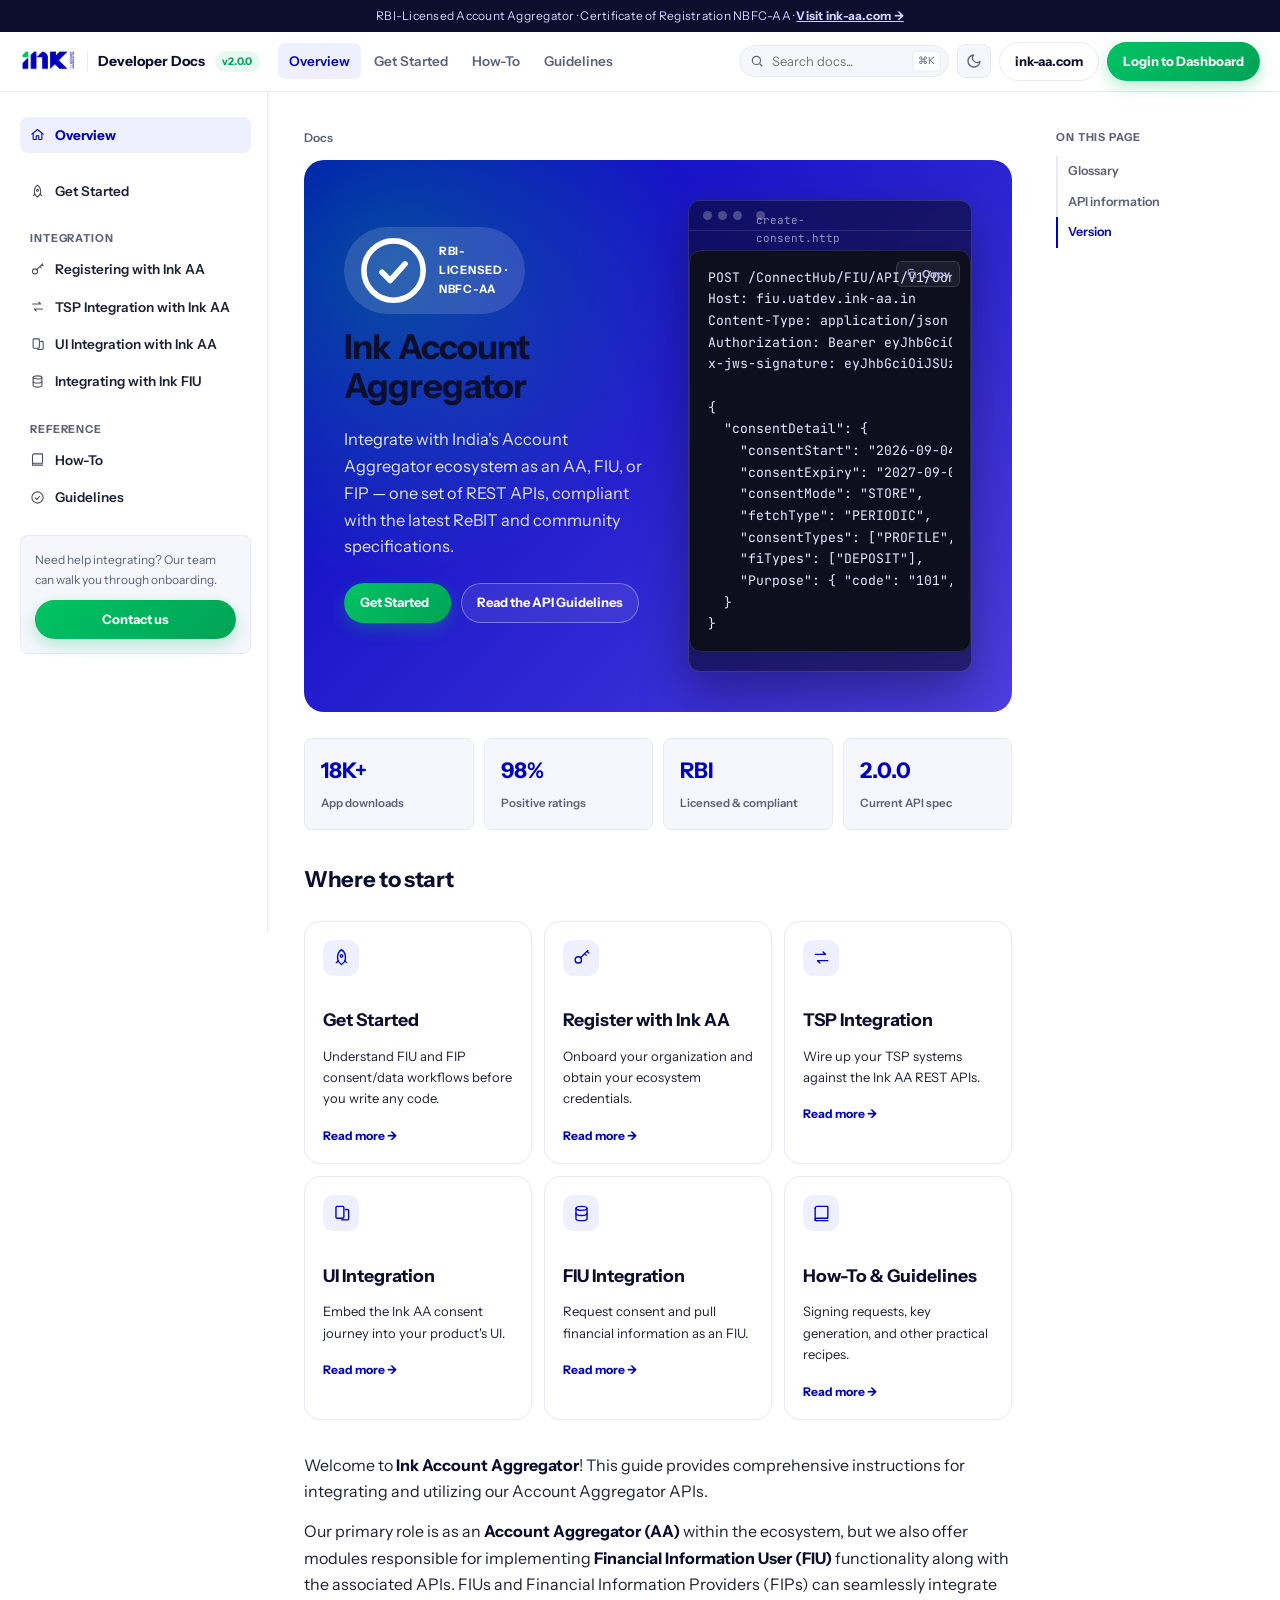
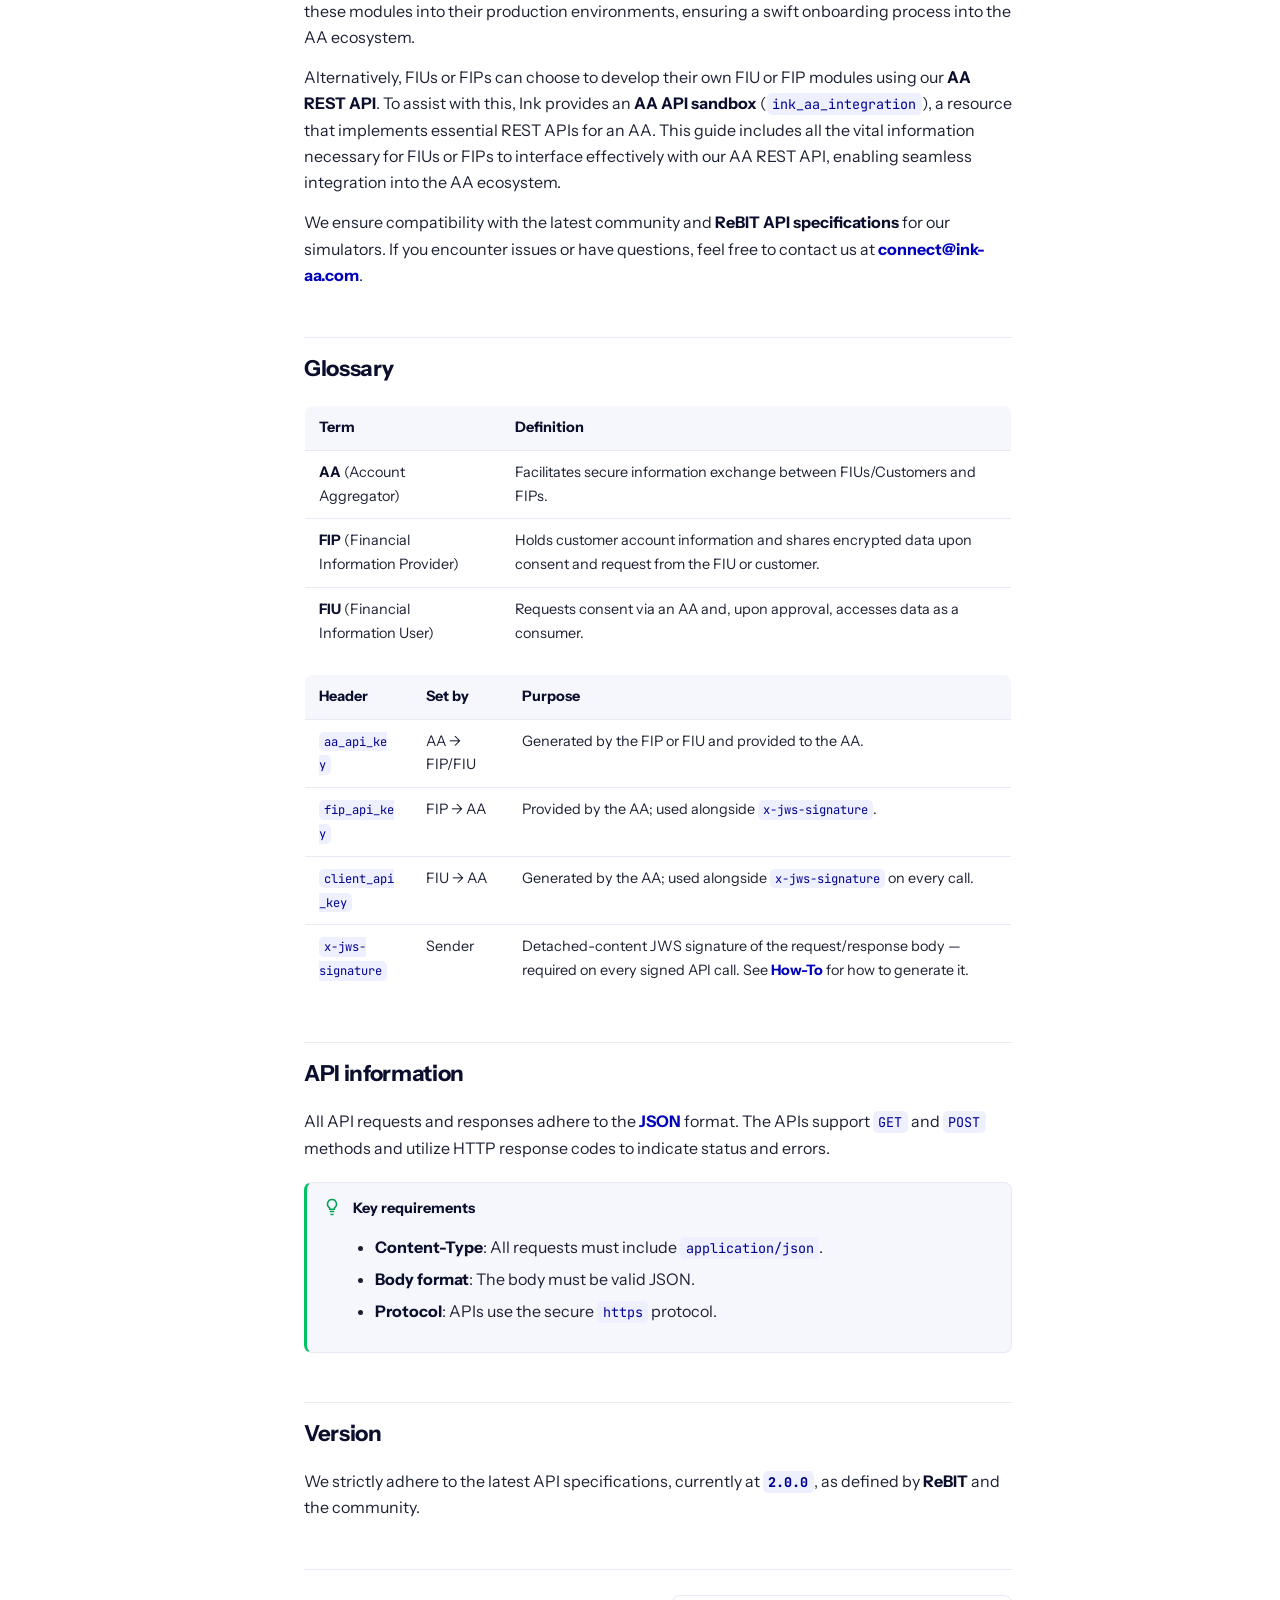
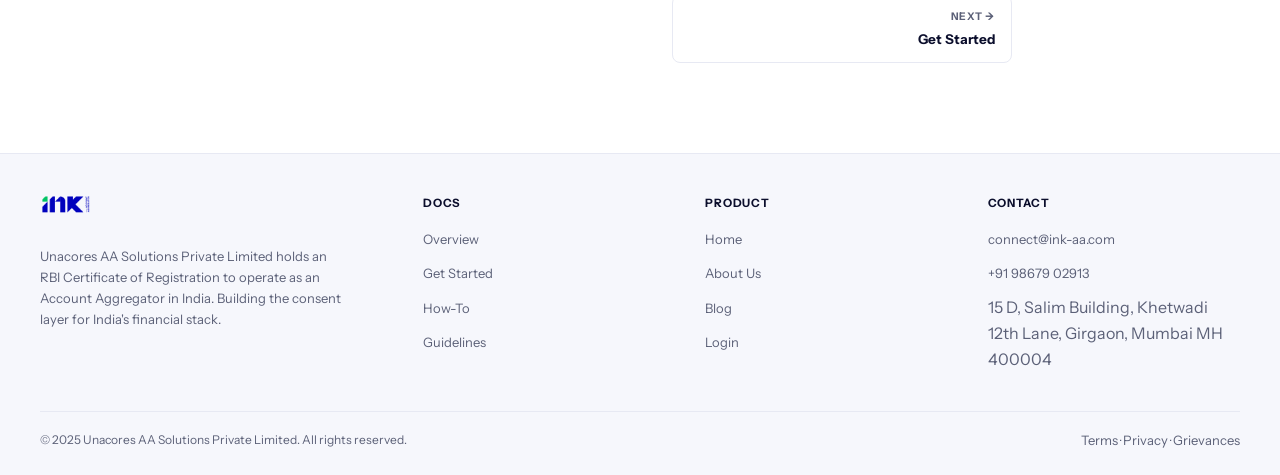
<file: index.html>
<!DOCTYPE html>
<html lang="en">
<head>
<meta charset="UTF-8">
<meta name="viewport" content="width=device-width, initial-scale=1.0">
<title>Overview &middot; Ink AA Developer Docs</title>
<meta name="description" content="Integration guides and API reference for the Ink Account Aggregator ecosystem.">
<link rel="icon" href="assets/img/ic_splash.png">
<script>
(function(){
  try {
    var t = localStorage.getItem('ink-theme');
    if (!t) t = window.matchMedia('(prefers-color-scheme: dark)').matches ? 'dark' : 'light';
    document.documentElement.setAttribute('data-theme', t);
  } catch(e) {}
})();
</script>
<link rel="preconnect" href="https://fonts.googleapis.com">
<link rel="preconnect" href="https://fonts.gstatic.com" crossorigin>
<link href="https://fonts.googleapis.com/css2?family=Instrument+Sans:wght@500;600;700;800&family=Manrope:wght@600;700;800&family=JetBrains+Mono:wght@400;500&display=swap" rel="stylesheet">
<link rel="stylesheet" href="assets/css/style.css">
</head>
<body>
<div class="ink-topbar">RBI-Licensed Account Aggregator &middot; Certificate of Registration NBFC-AA &middot; <a href="https://www.ink-aa.com" target="_blank" rel="noopener">Visit ink-aa.com &rarr;</a></div>
<header class="ink-header">
  <button class="ink-menu-toggle" aria-label="Toggle navigation">
    <svg viewBox="0 0 24 24" fill="none" stroke="currentColor" stroke-width="2" stroke-linecap="round"><path d="M4 7h16M4 12h16M4 17h16"/></svg>
  </button>
  <a class="ink-header__brand" href="index.html">
    <img src="assets/img/ic_splash.png" alt="Ink by Unacores AA">
    <span class="ink-header__divider"></span>
    <span class="ink-header__label">Developer Docs</span>
    <span class="ink-header__version">v2.0.0</span>
  </a>
  <nav class="ink-header__nav" aria-label="Primary">
    <a class="is-active" href="index.html">Overview</a><a class="" href="get_started.html">Get Started</a><a class="" href="how_to.html">How-To</a><a class="" href="guidelines.html">Guidelines</a>
  </nav>
  <div class="ink-header__actions">
    <div class="ink-search">
      <svg viewBox="0 0 24 24" fill="none" stroke="currentColor" stroke-width="2"><circle cx="11" cy="11" r="7"/><path d="m21 21-4.3-4.3"/></svg>
      <input type="text" placeholder="Search docs..." aria-label="Search documentation">
      <span class="ink-search__kbd">&#8984;K</span>
      <div class="ink-search__results"></div>
    </div>
    <button class="theme-toggle" aria-label="Toggle dark mode" type="button">
      <svg class="moon" viewBox="0 0 24 24" fill="none" stroke="currentColor" stroke-width="2" stroke-linecap="round" stroke-linejoin="round"><path d="M21 12.8A9 9 0 1 1 11.2 3a7 7 0 0 0 9.8 9.8Z"/></svg>
      <svg class="sun" viewBox="0 0 24 24" fill="none" stroke="currentColor" stroke-width="2" stroke-linecap="round" stroke-linejoin="round"><circle cx="12" cy="12" r="4.5"/><path d="M12 2.5v2M12 19.5v2M4.2 4.2l1.4 1.4M18.4 18.4l1.4 1.4M2.5 12h2M19.5 12h2M4.2 19.8l1.4-1.4M18.4 5.6l1.4-1.4"/></svg>
    </button>
    <a class="btn btn-ghost" href="https://www.ink-aa.com" target="_blank" rel="noopener">ink-aa.com</a>
    <a class="btn btn-primary" href="https://web.ink-aa.com" target="_blank" rel="noopener"><span class="full">Login to Dashboard</span><span class="short">Login</span></a>
  </div>
</header>
<div class="ink-overlay"></div>
<div class="ink-shell">
  <aside class="ink-sidebar">
    <nav class="ink-sidebar__nav" aria-label="Docs navigation">
<div class="ink-sidebar__group">
<a class="ink-sidebar__link is-active" href="index.html"><svg viewBox="0 0 24 24" fill="none" stroke="currentColor" stroke-width="1.7" stroke-linecap="round" stroke-linejoin="round"><path d="M3 11.5 12 4l9 7.5"/><path d="M5 10v9a1 1 0 0 0 1 1h4v-6h4v6h4a1 1 0 0 0 1-1v-9"/></svg>Overview</a>
</div>
<div class="ink-sidebar__group">
<a class="ink-sidebar__link" href="get_started.html"><svg viewBox="0 0 24 24" fill="none" stroke="currentColor" stroke-width="1.7" stroke-linecap="round" stroke-linejoin="round"><path d="M12 2c3 2 5 6 5 10 0 2-.5 4-1.5 5.5L12 21l-3.5-3.5C7.5 16 7 14 7 12c0-4 2-8 5-10z"/><circle cx="12" cy="10" r="1.6"/><path d="M8 16l-2.5 2.5M16 16l2.5 2.5"/></svg>Get Started</a>
</div>
<div class="ink-sidebar__group">
<div class="ink-sidebar__title">Integration</div>
<a class="ink-sidebar__link" href="ink_aa_register.html"><svg viewBox="0 0 24 24" fill="none" stroke="currentColor" stroke-width="1.7" stroke-linecap="round" stroke-linejoin="round"><circle cx="8" cy="15" r="4"/><path d="M10.8 12.2 20 3M16 7l2 2M19 4l2 2"/></svg>Registering with Ink AA</a>
<a class="ink-sidebar__link" href="ink_aa_integration.html"><svg viewBox="0 0 24 24" fill="none" stroke="currentColor" stroke-width="1.7" stroke-linecap="round" stroke-linejoin="round"><path d="M4 8h13l-3-3M20 16H7l3 3"/></svg>TSP Integration with Ink AA</a>
<a class="ink-sidebar__link" href="ink_ui_integration.html"><svg viewBox="0 0 24 24" fill="none" stroke="currentColor" stroke-width="1.7" stroke-linecap="round" stroke-linejoin="round"><rect x="5" y="3" width="10" height="15" rx="1.5"/><path d="M17 7h2.5A1.5 1.5 0 0 1 21 8.5v10a1.5 1.5 0 0 1-1.5 1.5H12"/></svg>UI Integration with Ink AA</a>
<a class="ink-sidebar__link" href="ink_fiu_integration.html"><svg viewBox="0 0 24 24" fill="none" stroke="currentColor" stroke-width="1.7" stroke-linecap="round" stroke-linejoin="round"><ellipse cx="12" cy="5.5" rx="7" ry="2.5"/><path d="M5 5.5V12c0 1.4 3.1 2.5 7 2.5s7-1.1 7-2.5V5.5"/><path d="M5 12v6.5c0 1.4 3.1 2.5 7 2.5s7-1.1 7-2.5V12"/></svg>Integrating with Ink FIU</a>
</div>
<div class="ink-sidebar__group">
<div class="ink-sidebar__title">Reference</div>
<a class="ink-sidebar__link" href="how_to.html"><svg viewBox="0 0 24 24" fill="none" stroke="currentColor" stroke-width="1.7" stroke-linecap="round" stroke-linejoin="round"><path d="M4 5.5A2.5 2.5 0 0 1 6.5 3H20v15H6.5A2.5 2.5 0 0 0 4 20.5"/><path d="M4 5.5v15A2.5 2.5 0 0 0 6.5 21H20"/></svg>How-To</a>
<a class="ink-sidebar__link" href="guidelines.html"><svg viewBox="0 0 24 24" fill="none" stroke="currentColor" stroke-width="1.7" stroke-linecap="round" stroke-linejoin="round"><circle cx="12" cy="12" r="9"/><path d="m8.5 12.5 2.5 2.5 4.5-5"/></svg>Guidelines</a>
</div>
</nav>
<div class="ink-sidebar__cta"><p>Need help integrating? Our team can walk you through onboarding.</p><a class="btn btn-primary" href="mailto:connect@ink-aa.com">Contact us</a></div>
  </aside>
  <main class="ink-main">
    <div class="ink-article-wrap">
      <div class="ink-breadcrumb"><a href="index.html">Docs</a></div>
      <article class="ink-article">
        
<div class="ink-hero">
  <div class="ink-hero__grid">
    <div>
      <span class="ink-eyebrow"><svg viewBox="0 0 24 24" fill="none" stroke="currentColor" stroke-width="1.7" stroke-linecap="round" stroke-linejoin="round"><circle cx="12" cy="12" r="9"/><path d="m8.5 12.5 2.5 2.5 4.5-5"/></svg> RBI-Licensed &middot; NBFC-AA</span>
      <h1>Ink Account Aggregator</h1>
      <p class="lead">Integrate with India's Account Aggregator ecosystem as an AA, FIU, or FIP &mdash; one set of REST APIs, compliant with the latest ReBIT and community specifications.</p>
      <div class="ink-cta-row">
        <a class="btn btn-primary" href="get_started.html">Get Started <svg viewBox="0 0 24 24" fill="none" stroke="currentColor" stroke-width="1.7" stroke-linecap="round" stroke-linejoin="round"><path d="M4 8h13l-3-3M20 16H7l3 3"/></svg></a>
        <a class="btn btn-ghost" href="guidelines.html">Read the API Guidelines</a>
      </div>
    </div>
    <div class="ink-hero__code">
      <div class="ink-hero__code-bar"><span></span><span></span><span></span><span class="label">create-consent.http</span></div>
      <pre><code class="language-http">POST /ConnectHub/FIU/API/V1/Consent HTTP/1.1
Host: fiu.uatdev.ink-aa.in
Content-Type: application/json
Authorization: Bearer eyJhbGciOi...
x-jws-signature: eyJhbGciOiJSUzI1NiJ9...

{
  &quot;consentDetail&quot;: {
    &quot;consentStart&quot;: &quot;2026-09-04T00:00:00.000Z&quot;,
    &quot;consentExpiry&quot;: &quot;2027-09-04T00:00:00.000Z&quot;,
    &quot;consentMode&quot;: &quot;STORE&quot;,
    &quot;fetchType&quot;: &quot;PERIODIC&quot;,
    &quot;consentTypes&quot;: [&quot;PROFILE&quot;, &quot;SUMMARY&quot;, &quot;TRANSACTIONS&quot;],
    &quot;fiTypes&quot;: [&quot;DEPOSIT&quot;],
    &quot;Purpose&quot;: { &quot;code&quot;: &quot;101&quot;, &quot;text&quot;: &quot;Wealth management service&quot; }
  }
}</code></pre>
    </div>
  </div>
</div>

<div class="ink-stats">
  <div class="ink-stat"><span class="num">18K+</span><span class="label">App downloads</span></div>
  <div class="ink-stat"><span class="num">98%</span><span class="label">Positive ratings</span></div>
  <div class="ink-stat"><span class="num">RBI</span><span class="label">Licensed &amp; compliant</span></div>
  <div class="ink-stat"><span class="num">2.0.0</span><span class="label">Current API spec</span></div>
</div>

<h2 style="border-top:none;margin-top:0.6em;">Where to start</h2>
<div class="ink-cards">

    <a class="ink-card" href="get_started.html">
      <div class="ink-card__icon"><svg viewBox="0 0 24 24" fill="none" stroke="currentColor" stroke-width="1.7" stroke-linecap="round" stroke-linejoin="round"><path d="M12 2c3 2 5 6 5 10 0 2-.5 4-1.5 5.5L12 21l-3.5-3.5C7.5 16 7 14 7 12c0-4 2-8 5-10z"/><circle cx="12" cy="10" r="1.6"/><path d="M8 16l-2.5 2.5M16 16l2.5 2.5"/></svg></div>
      <h3>Get Started</h3>
      <p>Understand FIU and FIP consent/data workflows before you write any code.</p>
      <span class="ink-card__arrow">Read more &rarr;</span>
    </a>

    <a class="ink-card" href="ink_aa_register.html">
      <div class="ink-card__icon"><svg viewBox="0 0 24 24" fill="none" stroke="currentColor" stroke-width="1.7" stroke-linecap="round" stroke-linejoin="round"><circle cx="8" cy="15" r="4"/><path d="M10.8 12.2 20 3M16 7l2 2M19 4l2 2"/></svg></div>
      <h3>Register with Ink AA</h3>
      <p>Onboard your organization and obtain your ecosystem credentials.</p>
      <span class="ink-card__arrow">Read more &rarr;</span>
    </a>

    <a class="ink-card" href="ink_aa_integration.html">
      <div class="ink-card__icon"><svg viewBox="0 0 24 24" fill="none" stroke="currentColor" stroke-width="1.7" stroke-linecap="round" stroke-linejoin="round"><path d="M4 8h13l-3-3M20 16H7l3 3"/></svg></div>
      <h3>TSP Integration</h3>
      <p>Wire up your TSP systems against the Ink AA REST APIs.</p>
      <span class="ink-card__arrow">Read more &rarr;</span>
    </a>

    <a class="ink-card" href="ink_ui_integration.html">
      <div class="ink-card__icon"><svg viewBox="0 0 24 24" fill="none" stroke="currentColor" stroke-width="1.7" stroke-linecap="round" stroke-linejoin="round"><rect x="5" y="3" width="10" height="15" rx="1.5"/><path d="M17 7h2.5A1.5 1.5 0 0 1 21 8.5v10a1.5 1.5 0 0 1-1.5 1.5H12"/></svg></div>
      <h3>UI Integration</h3>
      <p>Embed the Ink AA consent journey into your product&#x27;s UI.</p>
      <span class="ink-card__arrow">Read more &rarr;</span>
    </a>

    <a class="ink-card" href="ink_fiu_integration.html">
      <div class="ink-card__icon"><svg viewBox="0 0 24 24" fill="none" stroke="currentColor" stroke-width="1.7" stroke-linecap="round" stroke-linejoin="round"><ellipse cx="12" cy="5.5" rx="7" ry="2.5"/><path d="M5 5.5V12c0 1.4 3.1 2.5 7 2.5s7-1.1 7-2.5V5.5"/><path d="M5 12v6.5c0 1.4 3.1 2.5 7 2.5s7-1.1 7-2.5V12"/></svg></div>
      <h3>FIU Integration</h3>
      <p>Request consent and pull financial information as an FIU.</p>
      <span class="ink-card__arrow">Read more &rarr;</span>
    </a>

    <a class="ink-card" href="how_to.html">
      <div class="ink-card__icon"><svg viewBox="0 0 24 24" fill="none" stroke="currentColor" stroke-width="1.7" stroke-linecap="round" stroke-linejoin="round"><path d="M4 5.5A2.5 2.5 0 0 1 6.5 3H20v15H6.5A2.5 2.5 0 0 0 4 20.5"/><path d="M4 5.5v15A2.5 2.5 0 0 0 6.5 21H20"/></svg></div>
      <h3>How-To &amp; Guidelines</h3>
      <p>Signing requests, key generation, and other practical recipes.</p>
      <span class="ink-card__arrow">Read more &rarr;</span>
    </a>
</div><p>Welcome to <strong>Ink Account Aggregator</strong>! This guide provides comprehensive instructions for integrating and utilizing our Account Aggregator APIs.</p>
<p>Our primary role is as an <strong>Account Aggregator (AA)</strong> within the ecosystem, but we also offer modules responsible for implementing <strong>Financial Information User (FIU)</strong> functionality along with the associated APIs. FIUs and Financial Information Providers (FIPs) can seamlessly integrate these modules into their production environments, ensuring a swift onboarding process into the AA ecosystem.</p>
<p>Alternatively, FIUs or FIPs can choose to develop their own FIU or FIP modules using our <strong>AA REST API</strong>. To assist with this, Ink provides an <strong>AA API sandbox</strong> (<code>ink_aa_integration</code>), a resource that implements essential REST APIs for an AA. This guide includes all the vital information necessary for FIUs or FIPs to interface effectively with our AA REST API, enabling seamless integration into the AA ecosystem.</p>
<p>We ensure compatibility with the latest community and <strong>ReBIT API specifications</strong> for our simulators. If you encounter issues or have questions, feel free to contact us at <strong><a href="mailto:connect@ink-aa.com">connect@ink-aa.com</a></strong>.</p>
<h2 id="glossary">Glossary<a class="headerlink" href="#glossary" title="Permanent link">¶</a></h2>
<table>
<thead>
<tr>
<th>Term</th>
<th>Definition</th>
</tr>
</thead>
<tbody>
<tr>
<td><strong>AA</strong> (Account Aggregator)</td>
<td>Facilitates secure information exchange between FIUs/Customers and FIPs.</td>
</tr>
<tr>
<td><strong>FIP</strong> (Financial Information Provider)</td>
<td>Holds customer account information and shares encrypted data upon consent and request from the FIU or customer.</td>
</tr>
<tr>
<td><strong>FIU</strong> (Financial Information User)</td>
<td>Requests consent via an AA and, upon approval, accesses data as a consumer.</td>
</tr>
</tbody>
</table>
<table>
<thead>
<tr>
<th>Header</th>
<th>Set by</th>
<th>Purpose</th>
</tr>
</thead>
<tbody>
<tr>
<td><code>aa_api_key</code></td>
<td>AA &rarr; FIP/FIU</td>
<td>Generated by the FIP or FIU and provided to the AA.</td>
</tr>
<tr>
<td><code>fip_api_key</code></td>
<td>FIP &rarr; AA</td>
<td>Provided by the AA; used alongside <code>x-jws-signature</code>.</td>
</tr>
<tr>
<td><code>client_api_key</code></td>
<td>FIU &rarr; AA</td>
<td>Generated by the AA; used alongside <code>x-jws-signature</code> on every call.</td>
</tr>
<tr>
<td><code>x-jws-signature</code></td>
<td>Sender</td>
<td>Detached-content JWS signature of the request/response body &mdash; required on every signed API call. See <strong><a href="how_to.html">How-To</a></strong> for how to generate it.</td>
</tr>
</tbody>
</table>
<h2 id="api-information">API information<a class="headerlink" href="#api-information" title="Permanent link">¶</a></h2>
<p>All API requests and responses adhere to the <strong><a href="https://www.json.org">JSON</a></strong> format. The APIs support <code>GET</code> and <code>POST</code> methods and utilize HTTP response codes to indicate status and errors.</p>
<div class="admonition tip">
<p class="admonition-title">Key requirements</p>
<ul>
<li><strong>Content-Type</strong>: All requests must include <code>application/json</code>.</li>
<li><strong>Body format</strong>: The body must be valid JSON.</li>
<li><strong>Protocol</strong>: APIs use the secure <code>https</code> protocol.</li>
</ul>
</div>
<h2 id="version">Version<a class="headerlink" href="#version" title="Permanent link">¶</a></h2>
<p>We strictly adhere to the latest API specifications, currently at <strong><code>2.0.0</code></strong>, as defined by <strong>ReBIT</strong> and the community.</p>
      </article>
      <div class="ink-pagenav">
<span></span>
<a class="next" href="get_started.html"><div class="dir">Next &rarr;</div><div class="ttl">Get Started</div></a>
</div>
    </div>
  </main>
  <aside class="ink-toc"></aside>
</div>
<footer class="ink-footer">
  <div class="ink-footer__inner">
    <div class="ink-footer__brand">
      <img src="assets/img/ic_splash.png" alt="Ink by Unacores AA">
      <p>Unacores AA Solutions Private Limited holds an RBI Certificate of Registration to operate as an Account Aggregator in India. Building the consent layer for India's financial stack.</p>
    </div>
    <div>
      <h4>Docs</h4>
      <ul>
        <li><a href="index.html">Overview</a></li>
        <li><a href="get_started.html">Get Started</a></li>
        <li><a href="how_to.html">How-To</a></li>
        <li><a href="guidelines.html">Guidelines</a></li>
      </ul>
    </div>
    <div>
      <h4>Product</h4>
      <ul>
        <li><a href="https://www.ink-aa.com" target="_blank" rel="noopener">Home</a></li>
        <li><a href="https://www.ink-aa.com/about-us.html" target="_blank" rel="noopener">About Us</a></li>
        <li><a href="https://www.ink-aa.com/blogs.html" target="_blank" rel="noopener">Blog</a></li>
        <li><a href="https://web.ink-aa.com" target="_blank" rel="noopener">Login</a></li>
      </ul>
    </div>
    <div>
      <h4>Contact</h4>
      <ul>
        <li><a href="mailto:connect@ink-aa.com">connect@ink-aa.com</a></li>
        <li><a href="tel:+919867902913">+91 98679 02913</a></li>
        <li><span style="color:var(--muted)">15 D, Salim Building, Khetwadi 12th Lane, Girgaon, Mumbai MH 400004</span></li>
      </ul>
    </div>
  </div>
  <div class="ink-footer__bottom">
    <span>&copy; 2025 Unacores AA Solutions Private Limited. All rights reserved.</span>
    <span>
      <a href="https://www.ink-aa.com/terms-conditions.html" target="_blank" rel="noopener">Terms</a> &middot;
      <a href="https://www.ink-aa.com/privacy-policy.html" target="_blank" rel="noopener">Privacy</a> &middot;
      <a href="https://www.ink-aa.com/grievances-details.html" target="_blank" rel="noopener">Grievances</a>
    </span>
  </div>
</footer>
<script src="assets/js/site.js"></script>
</body>
</html>
</file>
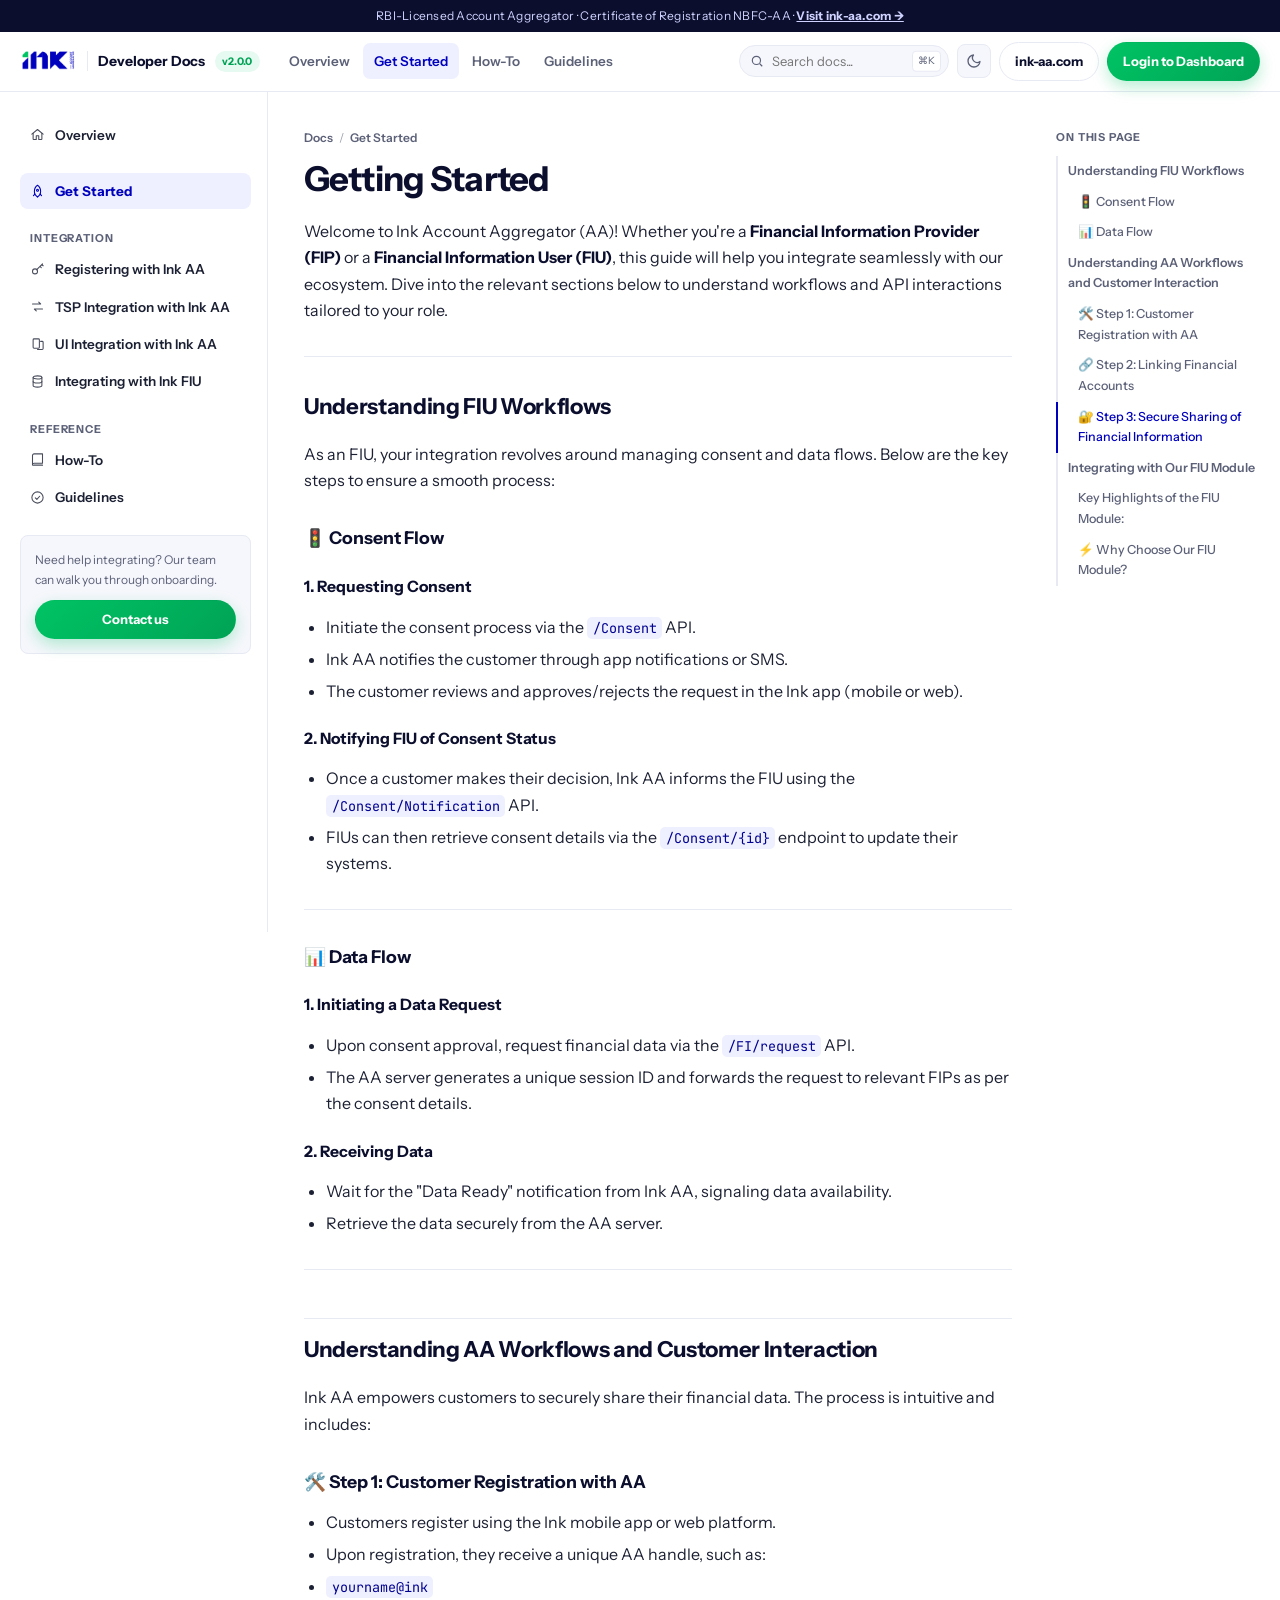
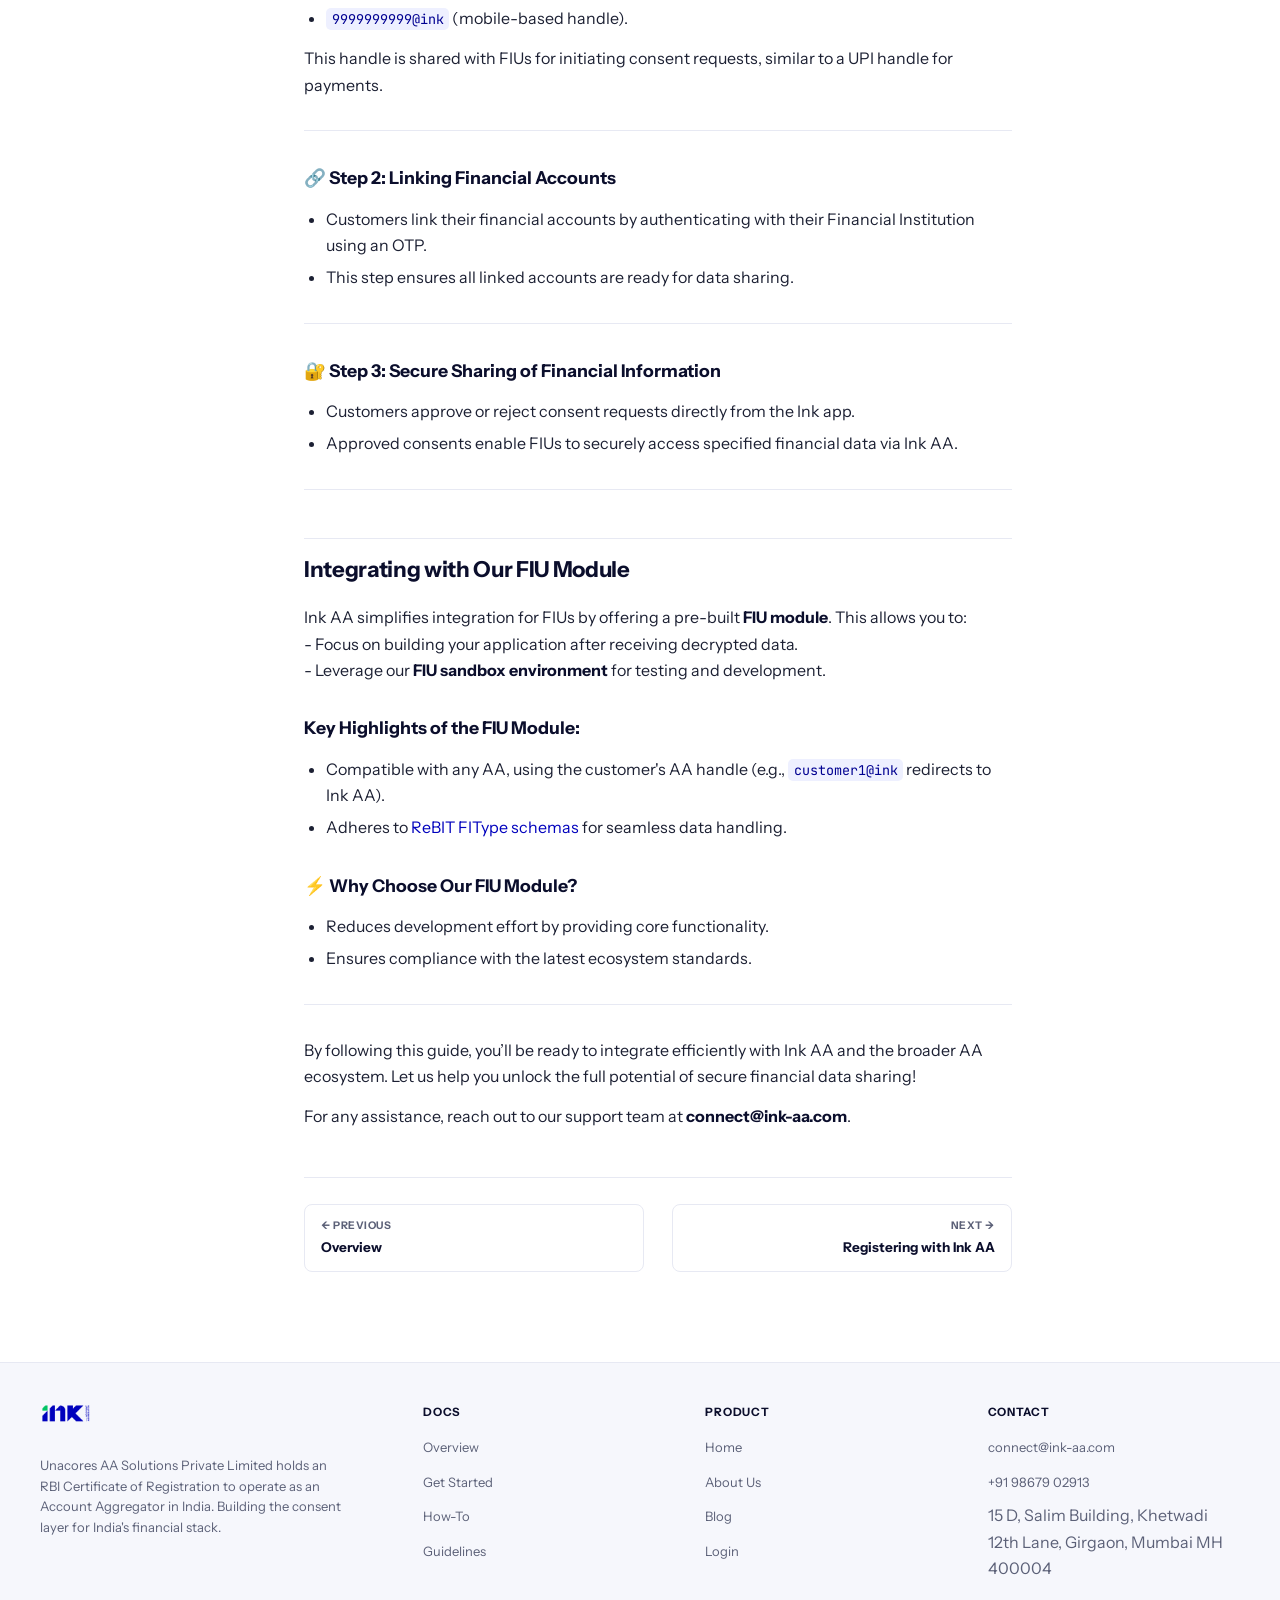
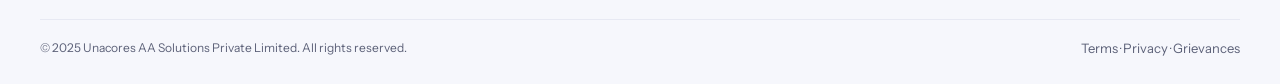
<file: get_started.html>
<!DOCTYPE html>
<html lang="en">
<head>
<meta charset="UTF-8">
<meta name="viewport" content="width=device-width, initial-scale=1.0">
<title>Get Started &middot; Ink AA Developer Docs</title>
<meta name="description" content="Understand FIU and FIP consent and data workflows before you write any code.">
<link rel="icon" href="assets/img/ic_splash.png">
<script>
(function(){
  try {
    var t = localStorage.getItem('ink-theme');
    if (!t) t = window.matchMedia('(prefers-color-scheme: dark)').matches ? 'dark' : 'light';
    document.documentElement.setAttribute('data-theme', t);
  } catch(e) {}
})();
</script>
<link rel="preconnect" href="https://fonts.googleapis.com">
<link rel="preconnect" href="https://fonts.gstatic.com" crossorigin>
<link href="https://fonts.googleapis.com/css2?family=Instrument+Sans:wght@500;600;700;800&family=Manrope:wght@600;700;800&family=JetBrains+Mono:wght@400;500&display=swap" rel="stylesheet">
<link rel="stylesheet" href="assets/css/style.css">
</head>
<body>
<div class="ink-topbar">RBI-Licensed Account Aggregator &middot; Certificate of Registration NBFC-AA &middot; <a href="https://www.ink-aa.com" target="_blank" rel="noopener">Visit ink-aa.com &rarr;</a></div>
<header class="ink-header">
  <button class="ink-menu-toggle" aria-label="Toggle navigation">
    <svg viewBox="0 0 24 24" fill="none" stroke="currentColor" stroke-width="2" stroke-linecap="round"><path d="M4 7h16M4 12h16M4 17h16"/></svg>
  </button>
  <a class="ink-header__brand" href="index.html">
    <img src="assets/img/ic_splash.png" alt="Ink by Unacores AA">
    <span class="ink-header__divider"></span>
    <span class="ink-header__label">Developer Docs</span>
    <span class="ink-header__version">v2.0.0</span>
  </a>
  <nav class="ink-header__nav" aria-label="Primary">
    <a class="" href="index.html">Overview</a><a class="is-active" href="get_started.html">Get Started</a><a class="" href="how_to.html">How-To</a><a class="" href="guidelines.html">Guidelines</a>
  </nav>
  <div class="ink-header__actions">
    <div class="ink-search">
      <svg viewBox="0 0 24 24" fill="none" stroke="currentColor" stroke-width="2"><circle cx="11" cy="11" r="7"/><path d="m21 21-4.3-4.3"/></svg>
      <input type="text" placeholder="Search docs..." aria-label="Search documentation">
      <span class="ink-search__kbd">&#8984;K</span>
      <div class="ink-search__results"></div>
    </div>
    <button class="theme-toggle" aria-label="Toggle dark mode" type="button">
      <svg class="moon" viewBox="0 0 24 24" fill="none" stroke="currentColor" stroke-width="2" stroke-linecap="round" stroke-linejoin="round"><path d="M21 12.8A9 9 0 1 1 11.2 3a7 7 0 0 0 9.8 9.8Z"/></svg>
      <svg class="sun" viewBox="0 0 24 24" fill="none" stroke="currentColor" stroke-width="2" stroke-linecap="round" stroke-linejoin="round"><circle cx="12" cy="12" r="4.5"/><path d="M12 2.5v2M12 19.5v2M4.2 4.2l1.4 1.4M18.4 18.4l1.4 1.4M2.5 12h2M19.5 12h2M4.2 19.8l1.4-1.4M18.4 5.6l1.4-1.4"/></svg>
    </button>
    <a class="btn btn-ghost" href="https://www.ink-aa.com" target="_blank" rel="noopener">ink-aa.com</a>
    <a class="btn btn-primary" href="https://web.ink-aa.com" target="_blank" rel="noopener"><span class="full">Login to Dashboard</span><span class="short">Login</span></a>
  </div>
</header>
<div class="ink-overlay"></div>
<div class="ink-shell">
  <aside class="ink-sidebar">
    <nav class="ink-sidebar__nav" aria-label="Docs navigation">
<div class="ink-sidebar__group">
<a class="ink-sidebar__link" href="index.html"><svg viewBox="0 0 24 24" fill="none" stroke="currentColor" stroke-width="1.7" stroke-linecap="round" stroke-linejoin="round"><path d="M3 11.5 12 4l9 7.5"/><path d="M5 10v9a1 1 0 0 0 1 1h4v-6h4v6h4a1 1 0 0 0 1-1v-9"/></svg>Overview</a>
</div>
<div class="ink-sidebar__group">
<a class="ink-sidebar__link is-active" href="get_started.html"><svg viewBox="0 0 24 24" fill="none" stroke="currentColor" stroke-width="1.7" stroke-linecap="round" stroke-linejoin="round"><path d="M12 2c3 2 5 6 5 10 0 2-.5 4-1.5 5.5L12 21l-3.5-3.5C7.5 16 7 14 7 12c0-4 2-8 5-10z"/><circle cx="12" cy="10" r="1.6"/><path d="M8 16l-2.5 2.5M16 16l2.5 2.5"/></svg>Get Started</a>
</div>
<div class="ink-sidebar__group">
<div class="ink-sidebar__title">Integration</div>
<a class="ink-sidebar__link" href="ink_aa_register.html"><svg viewBox="0 0 24 24" fill="none" stroke="currentColor" stroke-width="1.7" stroke-linecap="round" stroke-linejoin="round"><circle cx="8" cy="15" r="4"/><path d="M10.8 12.2 20 3M16 7l2 2M19 4l2 2"/></svg>Registering with Ink AA</a>
<a class="ink-sidebar__link" href="ink_aa_integration.html"><svg viewBox="0 0 24 24" fill="none" stroke="currentColor" stroke-width="1.7" stroke-linecap="round" stroke-linejoin="round"><path d="M4 8h13l-3-3M20 16H7l3 3"/></svg>TSP Integration with Ink AA</a>
<a class="ink-sidebar__link" href="ink_ui_integration.html"><svg viewBox="0 0 24 24" fill="none" stroke="currentColor" stroke-width="1.7" stroke-linecap="round" stroke-linejoin="round"><rect x="5" y="3" width="10" height="15" rx="1.5"/><path d="M17 7h2.5A1.5 1.5 0 0 1 21 8.5v10a1.5 1.5 0 0 1-1.5 1.5H12"/></svg>UI Integration with Ink AA</a>
<a class="ink-sidebar__link" href="ink_fiu_integration.html"><svg viewBox="0 0 24 24" fill="none" stroke="currentColor" stroke-width="1.7" stroke-linecap="round" stroke-linejoin="round"><ellipse cx="12" cy="5.5" rx="7" ry="2.5"/><path d="M5 5.5V12c0 1.4 3.1 2.5 7 2.5s7-1.1 7-2.5V5.5"/><path d="M5 12v6.5c0 1.4 3.1 2.5 7 2.5s7-1.1 7-2.5V12"/></svg>Integrating with Ink FIU</a>
</div>
<div class="ink-sidebar__group">
<div class="ink-sidebar__title">Reference</div>
<a class="ink-sidebar__link" href="how_to.html"><svg viewBox="0 0 24 24" fill="none" stroke="currentColor" stroke-width="1.7" stroke-linecap="round" stroke-linejoin="round"><path d="M4 5.5A2.5 2.5 0 0 1 6.5 3H20v15H6.5A2.5 2.5 0 0 0 4 20.5"/><path d="M4 5.5v15A2.5 2.5 0 0 0 6.5 21H20"/></svg>How-To</a>
<a class="ink-sidebar__link" href="guidelines.html"><svg viewBox="0 0 24 24" fill="none" stroke="currentColor" stroke-width="1.7" stroke-linecap="round" stroke-linejoin="round"><circle cx="12" cy="12" r="9"/><path d="m8.5 12.5 2.5 2.5 4.5-5"/></svg>Guidelines</a>
</div>
</nav>
<div class="ink-sidebar__cta"><p>Need help integrating? Our team can walk you through onboarding.</p><a class="btn btn-primary" href="mailto:connect@ink-aa.com">Contact us</a></div>
  </aside>
  <main class="ink-main">
    <div class="ink-article-wrap">
      <div class="ink-breadcrumb"><a href="index.html">Docs</a><span class="sep">/</span><a href="get_started.html">Get Started</a></div>
      <article class="ink-article">
        <h1 id="getting-started">Getting Started<a class="headerlink" href="#getting-started" title="Permanent link">¶</a></h1>
<p>Welcome to Ink Account Aggregator (AA)! Whether you're a <strong>Financial Information Provider (FIP)</strong> or a <strong>Financial Information User (FIU)</strong>, this guide will help you integrate seamlessly with our ecosystem. Dive into the relevant sections below to understand workflows and API interactions tailored to your role.</p>
<hr />
<h2 id="understanding-fiu-workflows">Understanding FIU Workflows<a class="headerlink" href="#understanding-fiu-workflows" title="Permanent link">¶</a></h2>
<p>As an FIU, your integration revolves around managing consent and data flows. Below are the key steps to ensure a smooth process:  </p>
<h3 id="consent-flow">🚦 Consent Flow<a class="headerlink" href="#consent-flow" title="Permanent link">¶</a></h3>
<h4 id="1-requesting-consent">1. <strong>Requesting Consent</strong><a class="headerlink" href="#1-requesting-consent" title="Permanent link">¶</a></h4>
<ul>
<li>Initiate the consent process via the <code>/Consent</code> API.  </li>
<li>Ink AA notifies the customer through app notifications or SMS.  </li>
<li>The customer reviews and approves/rejects the request in the Ink app (mobile or web).  </li>
</ul>
<h4 id="2-notifying-fiu-of-consent-status">2. <strong>Notifying FIU of Consent Status</strong><a class="headerlink" href="#2-notifying-fiu-of-consent-status" title="Permanent link">¶</a></h4>
<ul>
<li>Once a customer makes their decision, Ink AA informs the FIU using the <code>/Consent/Notification</code> API.  </li>
<li>FIUs can then retrieve consent details via the <code>/Consent/{id}</code> endpoint to update their systems.</li>
</ul>
<hr />
<h3 id="data-flow">📊 Data Flow<a class="headerlink" href="#data-flow" title="Permanent link">¶</a></h3>
<h4 id="1-initiating-a-data-request">1. <strong>Initiating a Data Request</strong><a class="headerlink" href="#1-initiating-a-data-request" title="Permanent link">¶</a></h4>
<ul>
<li>Upon consent approval, request financial data via the <code>/FI/request</code> API.  </li>
<li>The AA server generates a unique session ID and forwards the request to relevant FIPs as per the consent details.</li>
</ul>
<h4 id="2-receiving-data">2. <strong>Receiving Data</strong><a class="headerlink" href="#2-receiving-data" title="Permanent link">¶</a></h4>
<ul>
<li>Wait for the "Data Ready" notification from Ink AA, signaling data availability.  </li>
<li>Retrieve the data securely from the AA server.</li>
</ul>
<hr />
<h2 id="understanding-aa-workflows-and-customer-interaction">Understanding AA Workflows and Customer Interaction<a class="headerlink" href="#understanding-aa-workflows-and-customer-interaction" title="Permanent link">¶</a></h2>
<p>Ink AA empowers customers to securely share their financial data. The process is intuitive and includes:  </p>
<h3 id="step-1-customer-registration-with-aa">🛠️ <strong>Step 1: Customer Registration with AA</strong><a class="headerlink" href="#step-1-customer-registration-with-aa" title="Permanent link">¶</a></h3>
<ul>
<li>Customers register using the Ink mobile app or web platform.  </li>
<li>Upon registration, they receive a unique AA handle, such as:  </li>
<li><code>yourname@ink</code>  </li>
<li><code>9999999999@ink</code> (mobile-based handle).  </li>
</ul>
<p>This handle is shared with FIUs for initiating consent requests, similar to a UPI handle for payments.  </p>
<hr />
<h3 id="step-2-linking-financial-accounts">🔗 <strong>Step 2: Linking Financial Accounts</strong><a class="headerlink" href="#step-2-linking-financial-accounts" title="Permanent link">¶</a></h3>
<ul>
<li>Customers link their financial accounts by authenticating with their Financial Institution using an OTP.  </li>
<li>This step ensures all linked accounts are ready for data sharing.  </li>
</ul>
<hr />
<h3 id="step-3-secure-sharing-of-financial-information">🔐 <strong>Step 3: Secure Sharing of Financial Information</strong><a class="headerlink" href="#step-3-secure-sharing-of-financial-information" title="Permanent link">¶</a></h3>
<ul>
<li>Customers approve or reject consent requests directly from the Ink app.  </li>
<li>Approved consents enable FIUs to securely access specified financial data via Ink AA.</li>
</ul>
<hr />
<h2 id="integrating-with-our-fiu-module">Integrating with Our FIU Module<a class="headerlink" href="#integrating-with-our-fiu-module" title="Permanent link">¶</a></h2>
<p>Ink AA simplifies integration for FIUs by offering a pre-built <strong>FIU module</strong>. This allows you to:<br />
- Focus on building your application after receiving decrypted data.<br />
- Leverage our <strong>FIU sandbox environment</strong> for testing and development.</p>
<h3 id="key-highlights-of-the-fiu-module">Key Highlights of the FIU Module:<a class="headerlink" href="#key-highlights-of-the-fiu-module" title="Permanent link">¶</a></h3>
<ul>
<li>Compatible with any AA, using the customer's AA handle (e.g., <code>customer1@ink</code> redirects to Ink AA).  </li>
<li>Adheres to <a href="https://api.rebit.org.in/schema">ReBIT FIType schemas</a> for seamless data handling.  </li>
</ul>
<h3 id="why-choose-our-fiu-module">⚡ Why Choose Our FIU Module?<a class="headerlink" href="#why-choose-our-fiu-module" title="Permanent link">¶</a></h3>
<ul>
<li>Reduces development effort by providing core functionality.  </li>
<li>Ensures compliance with the latest ecosystem standards.  </li>
</ul>
<hr />
<p>By following this guide, you’ll be ready to integrate efficiently with Ink AA and the broader AA ecosystem. Let us help you unlock the full potential of secure financial data sharing!  </p>
<p>For any assistance, reach out to our support team at <strong>connect@ink-aa.com</strong>.  </p>
      </article>
      <div class="ink-pagenav">
<a class="prev" href="index.html"><div class="dir">&larr; Previous</div><div class="ttl">Overview</div></a>
<a class="next" href="ink_aa_register.html"><div class="dir">Next &rarr;</div><div class="ttl">Registering with Ink AA</div></a>
</div>
    </div>
  </main>
  <aside class="ink-toc"></aside>
</div>
<footer class="ink-footer">
  <div class="ink-footer__inner">
    <div class="ink-footer__brand">
      <img src="assets/img/ic_splash.png" alt="Ink by Unacores AA">
      <p>Unacores AA Solutions Private Limited holds an RBI Certificate of Registration to operate as an Account Aggregator in India. Building the consent layer for India's financial stack.</p>
    </div>
    <div>
      <h4>Docs</h4>
      <ul>
        <li><a href="index.html">Overview</a></li>
        <li><a href="get_started.html">Get Started</a></li>
        <li><a href="how_to.html">How-To</a></li>
        <li><a href="guidelines.html">Guidelines</a></li>
      </ul>
    </div>
    <div>
      <h4>Product</h4>
      <ul>
        <li><a href="https://www.ink-aa.com" target="_blank" rel="noopener">Home</a></li>
        <li><a href="https://www.ink-aa.com/about-us.html" target="_blank" rel="noopener">About Us</a></li>
        <li><a href="https://www.ink-aa.com/blogs.html" target="_blank" rel="noopener">Blog</a></li>
        <li><a href="https://web.ink-aa.com" target="_blank" rel="noopener">Login</a></li>
      </ul>
    </div>
    <div>
      <h4>Contact</h4>
      <ul>
        <li><a href="mailto:connect@ink-aa.com">connect@ink-aa.com</a></li>
        <li><a href="tel:+919867902913">+91 98679 02913</a></li>
        <li><span style="color:var(--muted)">15 D, Salim Building, Khetwadi 12th Lane, Girgaon, Mumbai MH 400004</span></li>
      </ul>
    </div>
  </div>
  <div class="ink-footer__bottom">
    <span>&copy; 2025 Unacores AA Solutions Private Limited. All rights reserved.</span>
    <span>
      <a href="https://www.ink-aa.com/terms-conditions.html" target="_blank" rel="noopener">Terms</a> &middot;
      <a href="https://www.ink-aa.com/privacy-policy.html" target="_blank" rel="noopener">Privacy</a> &middot;
      <a href="https://www.ink-aa.com/grievances-details.html" target="_blank" rel="noopener">Grievances</a>
    </span>
  </div>
</footer>
<script src="assets/js/site.js"></script>
</body>
</html>
</file>
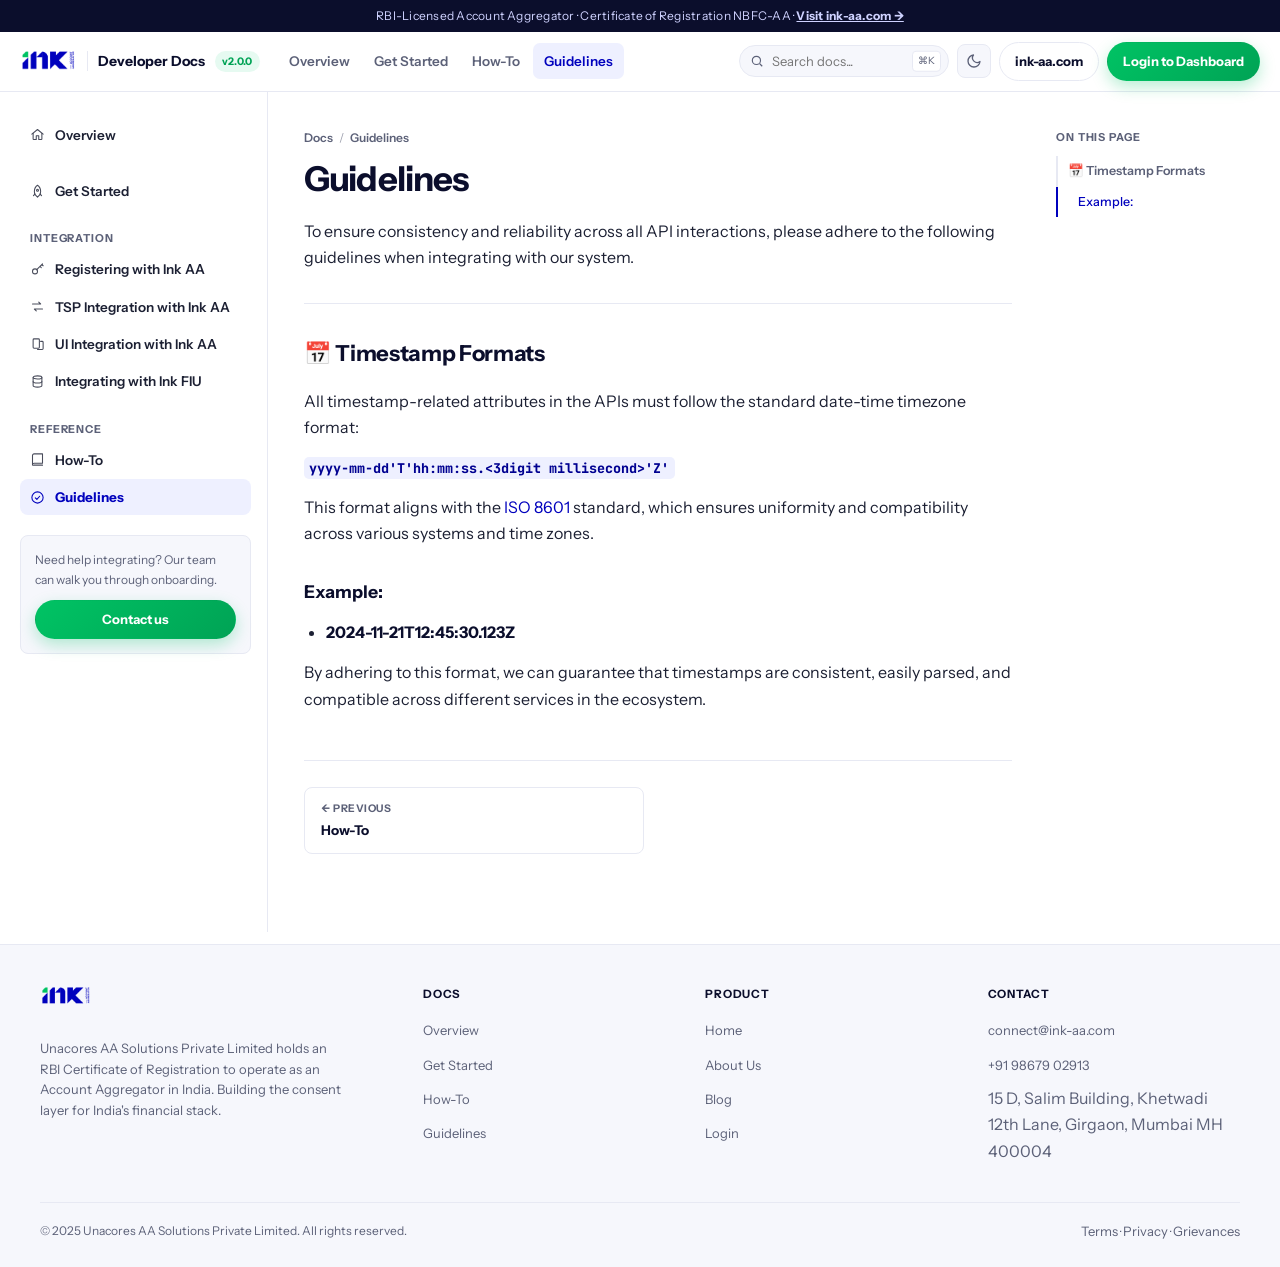
<file: guidelines.html>
<!DOCTYPE html>
<html lang="en">
<head>
<meta charset="UTF-8">
<meta name="viewport" content="width=device-width, initial-scale=1.0">
<title>Guidelines &middot; Ink AA Developer Docs</title>
<meta name="description" content="Conventions to follow for consistent, reliable API integrations.">
<link rel="icon" href="assets/img/ic_splash.png">
<script>
(function(){
  try {
    var t = localStorage.getItem('ink-theme');
    if (!t) t = window.matchMedia('(prefers-color-scheme: dark)').matches ? 'dark' : 'light';
    document.documentElement.setAttribute('data-theme', t);
  } catch(e) {}
})();
</script>
<link rel="preconnect" href="https://fonts.googleapis.com">
<link rel="preconnect" href="https://fonts.gstatic.com" crossorigin>
<link href="https://fonts.googleapis.com/css2?family=Instrument+Sans:wght@500;600;700;800&family=Manrope:wght@600;700;800&family=JetBrains+Mono:wght@400;500&display=swap" rel="stylesheet">
<link rel="stylesheet" href="assets/css/style.css">
</head>
<body>
<div class="ink-topbar">RBI-Licensed Account Aggregator &middot; Certificate of Registration NBFC-AA &middot; <a href="https://www.ink-aa.com" target="_blank" rel="noopener">Visit ink-aa.com &rarr;</a></div>
<header class="ink-header">
  <button class="ink-menu-toggle" aria-label="Toggle navigation">
    <svg viewBox="0 0 24 24" fill="none" stroke="currentColor" stroke-width="2" stroke-linecap="round"><path d="M4 7h16M4 12h16M4 17h16"/></svg>
  </button>
  <a class="ink-header__brand" href="index.html">
    <img src="assets/img/ic_splash.png" alt="Ink by Unacores AA">
    <span class="ink-header__divider"></span>
    <span class="ink-header__label">Developer Docs</span>
    <span class="ink-header__version">v2.0.0</span>
  </a>
  <nav class="ink-header__nav" aria-label="Primary">
    <a class="" href="index.html">Overview</a><a class="" href="get_started.html">Get Started</a><a class="" href="how_to.html">How-To</a><a class="is-active" href="guidelines.html">Guidelines</a>
  </nav>
  <div class="ink-header__actions">
    <div class="ink-search">
      <svg viewBox="0 0 24 24" fill="none" stroke="currentColor" stroke-width="2"><circle cx="11" cy="11" r="7"/><path d="m21 21-4.3-4.3"/></svg>
      <input type="text" placeholder="Search docs..." aria-label="Search documentation">
      <span class="ink-search__kbd">&#8984;K</span>
      <div class="ink-search__results"></div>
    </div>
    <button class="theme-toggle" aria-label="Toggle dark mode" type="button">
      <svg class="moon" viewBox="0 0 24 24" fill="none" stroke="currentColor" stroke-width="2" stroke-linecap="round" stroke-linejoin="round"><path d="M21 12.8A9 9 0 1 1 11.2 3a7 7 0 0 0 9.8 9.8Z"/></svg>
      <svg class="sun" viewBox="0 0 24 24" fill="none" stroke="currentColor" stroke-width="2" stroke-linecap="round" stroke-linejoin="round"><circle cx="12" cy="12" r="4.5"/><path d="M12 2.5v2M12 19.5v2M4.2 4.2l1.4 1.4M18.4 18.4l1.4 1.4M2.5 12h2M19.5 12h2M4.2 19.8l1.4-1.4M18.4 5.6l1.4-1.4"/></svg>
    </button>
    <a class="btn btn-ghost" href="https://www.ink-aa.com" target="_blank" rel="noopener">ink-aa.com</a>
    <a class="btn btn-primary" href="https://web.ink-aa.com" target="_blank" rel="noopener"><span class="full">Login to Dashboard</span><span class="short">Login</span></a>
  </div>
</header>
<div class="ink-overlay"></div>
<div class="ink-shell">
  <aside class="ink-sidebar">
    <nav class="ink-sidebar__nav" aria-label="Docs navigation">
<div class="ink-sidebar__group">
<a class="ink-sidebar__link" href="index.html"><svg viewBox="0 0 24 24" fill="none" stroke="currentColor" stroke-width="1.7" stroke-linecap="round" stroke-linejoin="round"><path d="M3 11.5 12 4l9 7.5"/><path d="M5 10v9a1 1 0 0 0 1 1h4v-6h4v6h4a1 1 0 0 0 1-1v-9"/></svg>Overview</a>
</div>
<div class="ink-sidebar__group">
<a class="ink-sidebar__link" href="get_started.html"><svg viewBox="0 0 24 24" fill="none" stroke="currentColor" stroke-width="1.7" stroke-linecap="round" stroke-linejoin="round"><path d="M12 2c3 2 5 6 5 10 0 2-.5 4-1.5 5.5L12 21l-3.5-3.5C7.5 16 7 14 7 12c0-4 2-8 5-10z"/><circle cx="12" cy="10" r="1.6"/><path d="M8 16l-2.5 2.5M16 16l2.5 2.5"/></svg>Get Started</a>
</div>
<div class="ink-sidebar__group">
<div class="ink-sidebar__title">Integration</div>
<a class="ink-sidebar__link" href="ink_aa_register.html"><svg viewBox="0 0 24 24" fill="none" stroke="currentColor" stroke-width="1.7" stroke-linecap="round" stroke-linejoin="round"><circle cx="8" cy="15" r="4"/><path d="M10.8 12.2 20 3M16 7l2 2M19 4l2 2"/></svg>Registering with Ink AA</a>
<a class="ink-sidebar__link" href="ink_aa_integration.html"><svg viewBox="0 0 24 24" fill="none" stroke="currentColor" stroke-width="1.7" stroke-linecap="round" stroke-linejoin="round"><path d="M4 8h13l-3-3M20 16H7l3 3"/></svg>TSP Integration with Ink AA</a>
<a class="ink-sidebar__link" href="ink_ui_integration.html"><svg viewBox="0 0 24 24" fill="none" stroke="currentColor" stroke-width="1.7" stroke-linecap="round" stroke-linejoin="round"><rect x="5" y="3" width="10" height="15" rx="1.5"/><path d="M17 7h2.5A1.5 1.5 0 0 1 21 8.5v10a1.5 1.5 0 0 1-1.5 1.5H12"/></svg>UI Integration with Ink AA</a>
<a class="ink-sidebar__link" href="ink_fiu_integration.html"><svg viewBox="0 0 24 24" fill="none" stroke="currentColor" stroke-width="1.7" stroke-linecap="round" stroke-linejoin="round"><ellipse cx="12" cy="5.5" rx="7" ry="2.5"/><path d="M5 5.5V12c0 1.4 3.1 2.5 7 2.5s7-1.1 7-2.5V5.5"/><path d="M5 12v6.5c0 1.4 3.1 2.5 7 2.5s7-1.1 7-2.5V12"/></svg>Integrating with Ink FIU</a>
</div>
<div class="ink-sidebar__group">
<div class="ink-sidebar__title">Reference</div>
<a class="ink-sidebar__link" href="how_to.html"><svg viewBox="0 0 24 24" fill="none" stroke="currentColor" stroke-width="1.7" stroke-linecap="round" stroke-linejoin="round"><path d="M4 5.5A2.5 2.5 0 0 1 6.5 3H20v15H6.5A2.5 2.5 0 0 0 4 20.5"/><path d="M4 5.5v15A2.5 2.5 0 0 0 6.5 21H20"/></svg>How-To</a>
<a class="ink-sidebar__link is-active" href="guidelines.html"><svg viewBox="0 0 24 24" fill="none" stroke="currentColor" stroke-width="1.7" stroke-linecap="round" stroke-linejoin="round"><circle cx="12" cy="12" r="9"/><path d="m8.5 12.5 2.5 2.5 4.5-5"/></svg>Guidelines</a>
</div>
</nav>
<div class="ink-sidebar__cta"><p>Need help integrating? Our team can walk you through onboarding.</p><a class="btn btn-primary" href="mailto:connect@ink-aa.com">Contact us</a></div>
  </aside>
  <main class="ink-main">
    <div class="ink-article-wrap">
      <div class="ink-breadcrumb"><a href="index.html">Docs</a><span class="sep">/</span><a href="guidelines.html">Guidelines</a></div>
      <article class="ink-article">
        <h1 id="guidelines">Guidelines<a class="headerlink" href="#guidelines" title="Permanent link">¶</a></h1>
<p>To ensure consistency and reliability across all API interactions, please adhere to the following guidelines when integrating with our system.</p>
<hr />
<h2 id="timestamp-formats">📅 Timestamp Formats<a class="headerlink" href="#timestamp-formats" title="Permanent link">¶</a></h2>
<p>All timestamp-related attributes in the APIs must follow the standard date-time timezone format:  </p>
<p><strong><code>yyyy-mm-dd'T'hh:mm:ss.&lt;3digit millisecond&gt;'Z'</code></strong></p>
<p>This format aligns with the <a href="https://en.wikipedia.org/wiki/ISO_8601">ISO 8601</a> standard, which ensures uniformity and compatibility across various systems and time zones.  </p>
<h3 id="example">Example:<a class="headerlink" href="#example" title="Permanent link">¶</a></h3>
<ul>
<li><strong>2024-11-21T12:45:30.123Z</strong>  </li>
</ul>
<p>By adhering to this format, we can guarantee that timestamps are consistent, easily parsed, and compatible across different services in the ecosystem.</p>
      </article>
      <div class="ink-pagenav">
<a class="prev" href="how_to.html"><div class="dir">&larr; Previous</div><div class="ttl">How-To</div></a>
</div>
    </div>
  </main>
  <aside class="ink-toc"></aside>
</div>
<footer class="ink-footer">
  <div class="ink-footer__inner">
    <div class="ink-footer__brand">
      <img src="assets/img/ic_splash.png" alt="Ink by Unacores AA">
      <p>Unacores AA Solutions Private Limited holds an RBI Certificate of Registration to operate as an Account Aggregator in India. Building the consent layer for India's financial stack.</p>
    </div>
    <div>
      <h4>Docs</h4>
      <ul>
        <li><a href="index.html">Overview</a></li>
        <li><a href="get_started.html">Get Started</a></li>
        <li><a href="how_to.html">How-To</a></li>
        <li><a href="guidelines.html">Guidelines</a></li>
      </ul>
    </div>
    <div>
      <h4>Product</h4>
      <ul>
        <li><a href="https://www.ink-aa.com" target="_blank" rel="noopener">Home</a></li>
        <li><a href="https://www.ink-aa.com/about-us.html" target="_blank" rel="noopener">About Us</a></li>
        <li><a href="https://www.ink-aa.com/blogs.html" target="_blank" rel="noopener">Blog</a></li>
        <li><a href="https://web.ink-aa.com" target="_blank" rel="noopener">Login</a></li>
      </ul>
    </div>
    <div>
      <h4>Contact</h4>
      <ul>
        <li><a href="mailto:connect@ink-aa.com">connect@ink-aa.com</a></li>
        <li><a href="tel:+919867902913">+91 98679 02913</a></li>
        <li><span style="color:var(--muted)">15 D, Salim Building, Khetwadi 12th Lane, Girgaon, Mumbai MH 400004</span></li>
      </ul>
    </div>
  </div>
  <div class="ink-footer__bottom">
    <span>&copy; 2025 Unacores AA Solutions Private Limited. All rights reserved.</span>
    <span>
      <a href="https://www.ink-aa.com/terms-conditions.html" target="_blank" rel="noopener">Terms</a> &middot;
      <a href="https://www.ink-aa.com/privacy-policy.html" target="_blank" rel="noopener">Privacy</a> &middot;
      <a href="https://www.ink-aa.com/grievances-details.html" target="_blank" rel="noopener">Grievances</a>
    </span>
  </div>
</footer>
<script src="assets/js/site.js"></script>
</body>
</html>
</file>
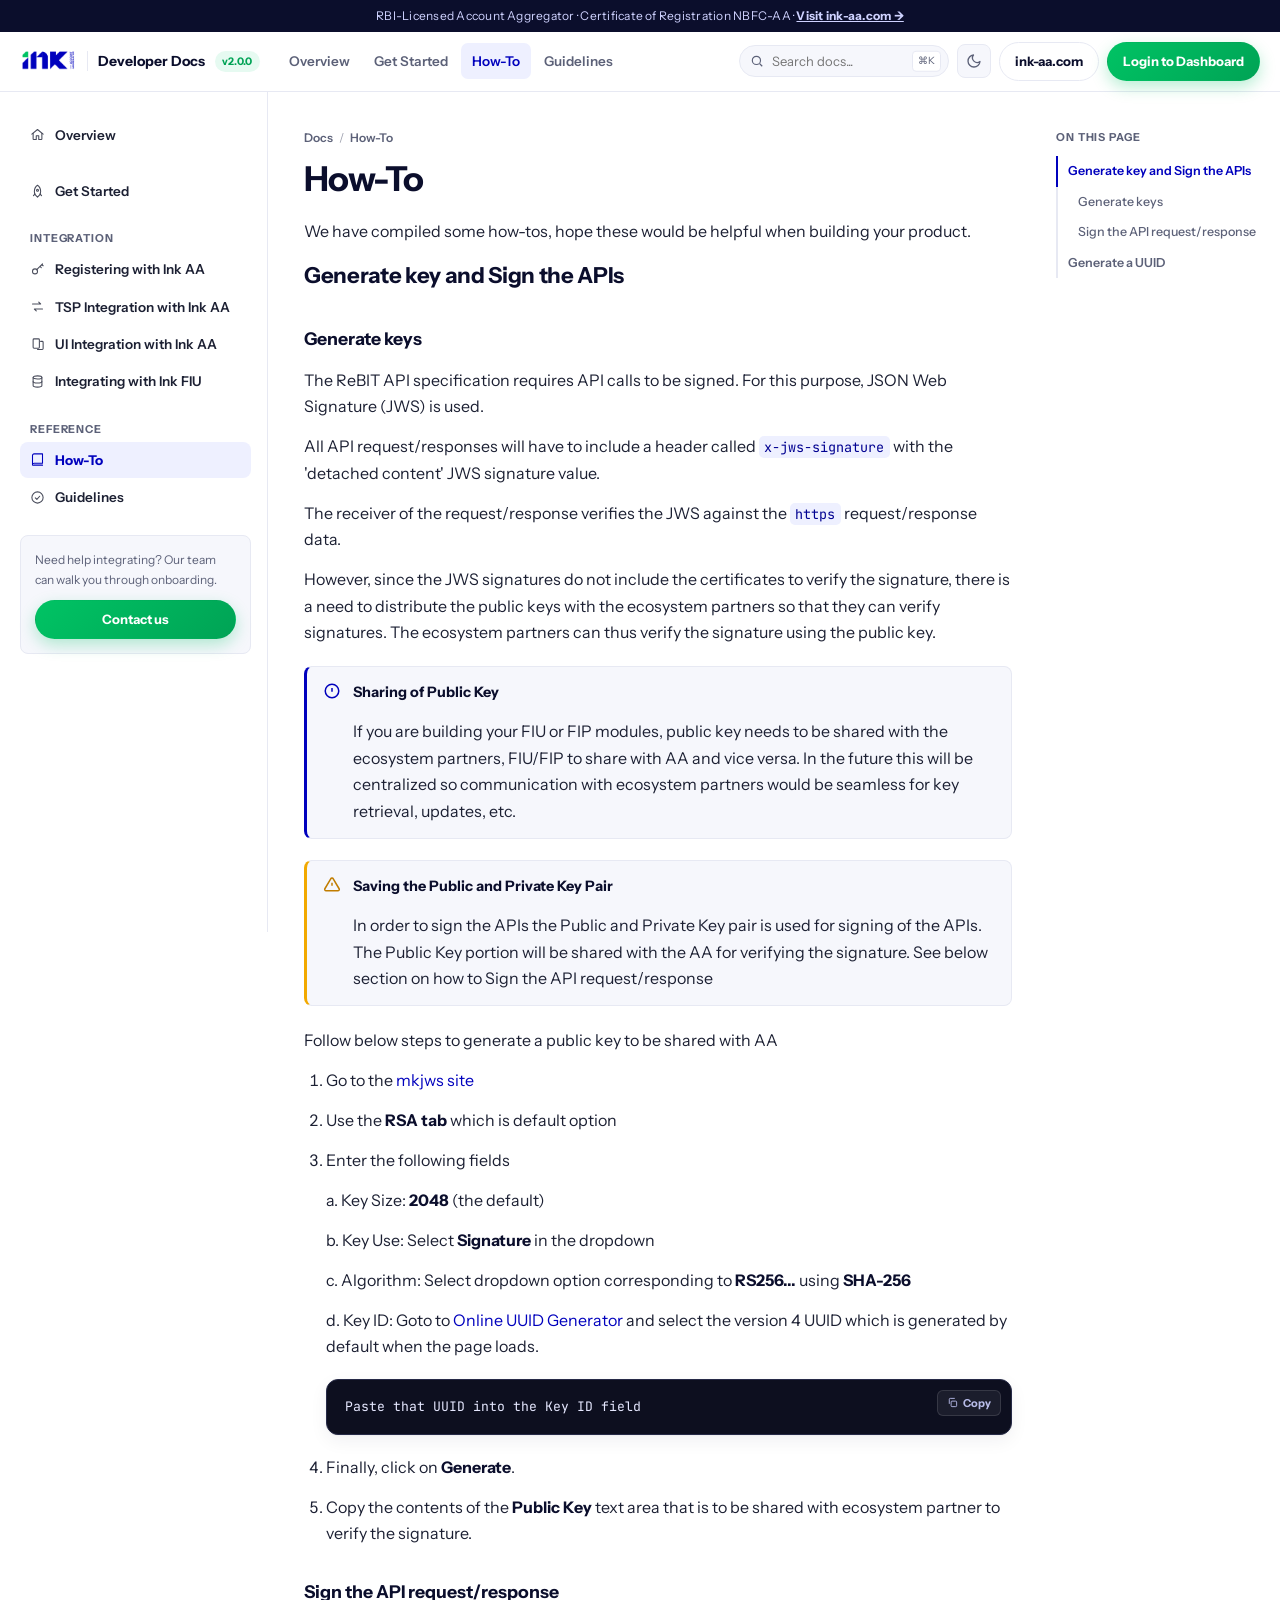
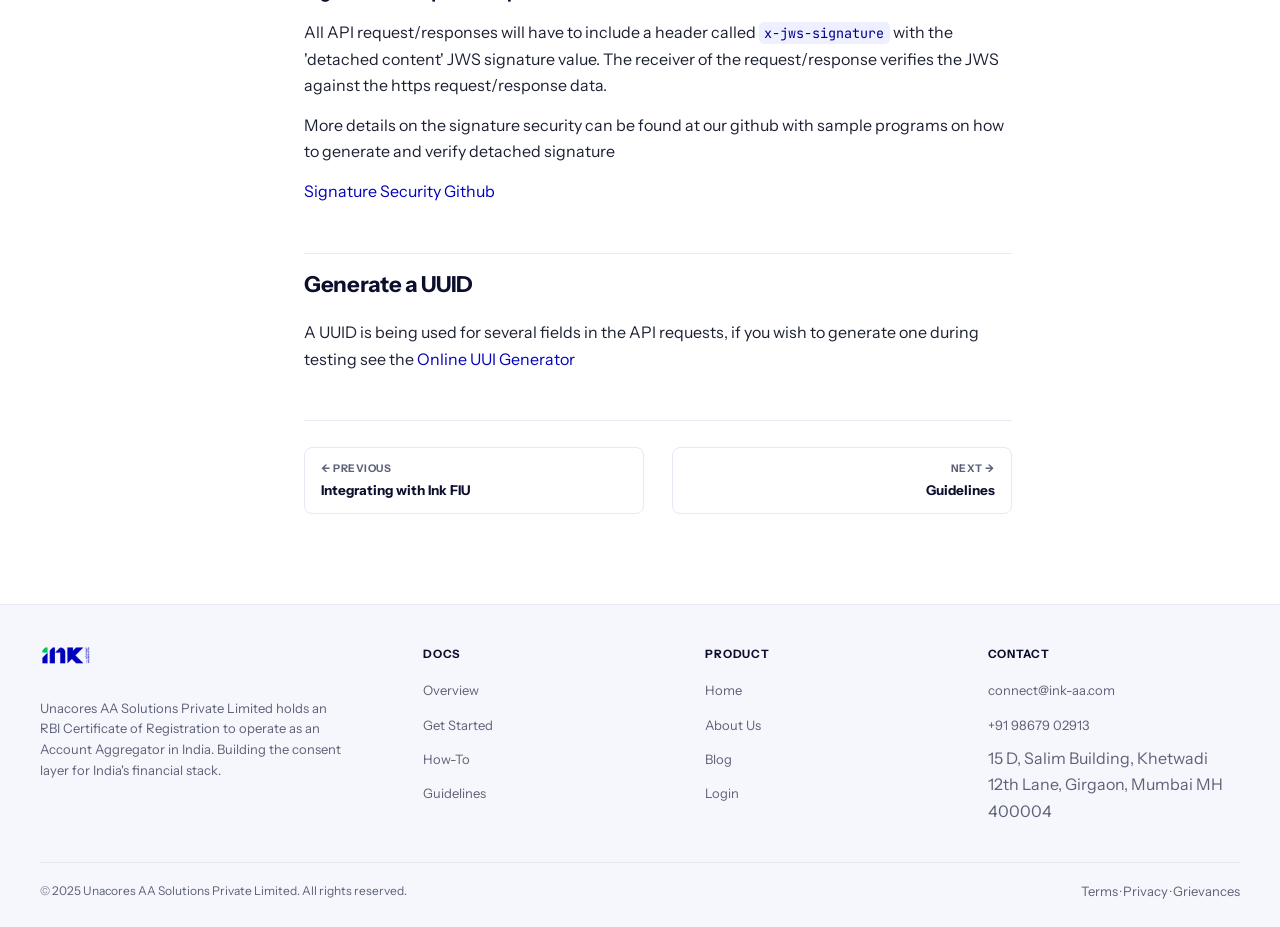
<file: how_to.html>
<!DOCTYPE html>
<html lang="en">
<head>
<meta charset="UTF-8">
<meta name="viewport" content="width=device-width, initial-scale=1.0">
<title>How-To &middot; Ink AA Developer Docs</title>
<meta name="description" content="Signing requests, key generation, and other practical recipes.">
<link rel="icon" href="assets/img/ic_splash.png">
<script>
(function(){
  try {
    var t = localStorage.getItem('ink-theme');
    if (!t) t = window.matchMedia('(prefers-color-scheme: dark)').matches ? 'dark' : 'light';
    document.documentElement.setAttribute('data-theme', t);
  } catch(e) {}
})();
</script>
<link rel="preconnect" href="https://fonts.googleapis.com">
<link rel="preconnect" href="https://fonts.gstatic.com" crossorigin>
<link href="https://fonts.googleapis.com/css2?family=Instrument+Sans:wght@500;600;700;800&family=Manrope:wght@600;700;800&family=JetBrains+Mono:wght@400;500&display=swap" rel="stylesheet">
<link rel="stylesheet" href="assets/css/style.css">
</head>
<body>
<div class="ink-topbar">RBI-Licensed Account Aggregator &middot; Certificate of Registration NBFC-AA &middot; <a href="https://www.ink-aa.com" target="_blank" rel="noopener">Visit ink-aa.com &rarr;</a></div>
<header class="ink-header">
  <button class="ink-menu-toggle" aria-label="Toggle navigation">
    <svg viewBox="0 0 24 24" fill="none" stroke="currentColor" stroke-width="2" stroke-linecap="round"><path d="M4 7h16M4 12h16M4 17h16"/></svg>
  </button>
  <a class="ink-header__brand" href="index.html">
    <img src="assets/img/ic_splash.png" alt="Ink by Unacores AA">
    <span class="ink-header__divider"></span>
    <span class="ink-header__label">Developer Docs</span>
    <span class="ink-header__version">v2.0.0</span>
  </a>
  <nav class="ink-header__nav" aria-label="Primary">
    <a class="" href="index.html">Overview</a><a class="" href="get_started.html">Get Started</a><a class="is-active" href="how_to.html">How-To</a><a class="" href="guidelines.html">Guidelines</a>
  </nav>
  <div class="ink-header__actions">
    <div class="ink-search">
      <svg viewBox="0 0 24 24" fill="none" stroke="currentColor" stroke-width="2"><circle cx="11" cy="11" r="7"/><path d="m21 21-4.3-4.3"/></svg>
      <input type="text" placeholder="Search docs..." aria-label="Search documentation">
      <span class="ink-search__kbd">&#8984;K</span>
      <div class="ink-search__results"></div>
    </div>
    <button class="theme-toggle" aria-label="Toggle dark mode" type="button">
      <svg class="moon" viewBox="0 0 24 24" fill="none" stroke="currentColor" stroke-width="2" stroke-linecap="round" stroke-linejoin="round"><path d="M21 12.8A9 9 0 1 1 11.2 3a7 7 0 0 0 9.8 9.8Z"/></svg>
      <svg class="sun" viewBox="0 0 24 24" fill="none" stroke="currentColor" stroke-width="2" stroke-linecap="round" stroke-linejoin="round"><circle cx="12" cy="12" r="4.5"/><path d="M12 2.5v2M12 19.5v2M4.2 4.2l1.4 1.4M18.4 18.4l1.4 1.4M2.5 12h2M19.5 12h2M4.2 19.8l1.4-1.4M18.4 5.6l1.4-1.4"/></svg>
    </button>
    <a class="btn btn-ghost" href="https://www.ink-aa.com" target="_blank" rel="noopener">ink-aa.com</a>
    <a class="btn btn-primary" href="https://web.ink-aa.com" target="_blank" rel="noopener"><span class="full">Login to Dashboard</span><span class="short">Login</span></a>
  </div>
</header>
<div class="ink-overlay"></div>
<div class="ink-shell">
  <aside class="ink-sidebar">
    <nav class="ink-sidebar__nav" aria-label="Docs navigation">
<div class="ink-sidebar__group">
<a class="ink-sidebar__link" href="index.html"><svg viewBox="0 0 24 24" fill="none" stroke="currentColor" stroke-width="1.7" stroke-linecap="round" stroke-linejoin="round"><path d="M3 11.5 12 4l9 7.5"/><path d="M5 10v9a1 1 0 0 0 1 1h4v-6h4v6h4a1 1 0 0 0 1-1v-9"/></svg>Overview</a>
</div>
<div class="ink-sidebar__group">
<a class="ink-sidebar__link" href="get_started.html"><svg viewBox="0 0 24 24" fill="none" stroke="currentColor" stroke-width="1.7" stroke-linecap="round" stroke-linejoin="round"><path d="M12 2c3 2 5 6 5 10 0 2-.5 4-1.5 5.5L12 21l-3.5-3.5C7.5 16 7 14 7 12c0-4 2-8 5-10z"/><circle cx="12" cy="10" r="1.6"/><path d="M8 16l-2.5 2.5M16 16l2.5 2.5"/></svg>Get Started</a>
</div>
<div class="ink-sidebar__group">
<div class="ink-sidebar__title">Integration</div>
<a class="ink-sidebar__link" href="ink_aa_register.html"><svg viewBox="0 0 24 24" fill="none" stroke="currentColor" stroke-width="1.7" stroke-linecap="round" stroke-linejoin="round"><circle cx="8" cy="15" r="4"/><path d="M10.8 12.2 20 3M16 7l2 2M19 4l2 2"/></svg>Registering with Ink AA</a>
<a class="ink-sidebar__link" href="ink_aa_integration.html"><svg viewBox="0 0 24 24" fill="none" stroke="currentColor" stroke-width="1.7" stroke-linecap="round" stroke-linejoin="round"><path d="M4 8h13l-3-3M20 16H7l3 3"/></svg>TSP Integration with Ink AA</a>
<a class="ink-sidebar__link" href="ink_ui_integration.html"><svg viewBox="0 0 24 24" fill="none" stroke="currentColor" stroke-width="1.7" stroke-linecap="round" stroke-linejoin="round"><rect x="5" y="3" width="10" height="15" rx="1.5"/><path d="M17 7h2.5A1.5 1.5 0 0 1 21 8.5v10a1.5 1.5 0 0 1-1.5 1.5H12"/></svg>UI Integration with Ink AA</a>
<a class="ink-sidebar__link" href="ink_fiu_integration.html"><svg viewBox="0 0 24 24" fill="none" stroke="currentColor" stroke-width="1.7" stroke-linecap="round" stroke-linejoin="round"><ellipse cx="12" cy="5.5" rx="7" ry="2.5"/><path d="M5 5.5V12c0 1.4 3.1 2.5 7 2.5s7-1.1 7-2.5V5.5"/><path d="M5 12v6.5c0 1.4 3.1 2.5 7 2.5s7-1.1 7-2.5V12"/></svg>Integrating with Ink FIU</a>
</div>
<div class="ink-sidebar__group">
<div class="ink-sidebar__title">Reference</div>
<a class="ink-sidebar__link is-active" href="how_to.html"><svg viewBox="0 0 24 24" fill="none" stroke="currentColor" stroke-width="1.7" stroke-linecap="round" stroke-linejoin="round"><path d="M4 5.5A2.5 2.5 0 0 1 6.5 3H20v15H6.5A2.5 2.5 0 0 0 4 20.5"/><path d="M4 5.5v15A2.5 2.5 0 0 0 6.5 21H20"/></svg>How-To</a>
<a class="ink-sidebar__link" href="guidelines.html"><svg viewBox="0 0 24 24" fill="none" stroke="currentColor" stroke-width="1.7" stroke-linecap="round" stroke-linejoin="round"><circle cx="12" cy="12" r="9"/><path d="m8.5 12.5 2.5 2.5 4.5-5"/></svg>Guidelines</a>
</div>
</nav>
<div class="ink-sidebar__cta"><p>Need help integrating? Our team can walk you through onboarding.</p><a class="btn btn-primary" href="mailto:connect@ink-aa.com">Contact us</a></div>
  </aside>
  <main class="ink-main">
    <div class="ink-article-wrap">
      <div class="ink-breadcrumb"><a href="index.html">Docs</a><span class="sep">/</span><a href="how_to.html">How-To</a></div>
      <article class="ink-article">
        <h1 id="how-to">How-To<a class="headerlink" href="#how-to" title="Permanent link">¶</a></h1>
<p>We have compiled some how-tos, hope these would be helpful when building your product.</p>
<h2 id="generate-key-and-sign-the-apis">Generate key and Sign the APIs<a class="headerlink" href="#generate-key-and-sign-the-apis" title="Permanent link">¶</a></h2>
<h3 id="generate-keys">Generate keys<a class="headerlink" href="#generate-keys" title="Permanent link">¶</a></h3>
<p>The ReBIT API specification requires API calls to be signed. For this purpose, JSON Web Signature (JWS) is used. </p>
<p>All API request/responses will have to include a header called <code>x-jws-signature</code> with the 'detached content' JWS signature value. </p>
<p>The receiver of the request/response verifies the JWS against the <code>https</code> request/response data. </p>
<p>However, since the JWS signatures do not include the certificates to verify the signature, there is a need to distribute the public keys with the ecosystem partners so that they can verify signatures. The ecosystem partners can thus verify the signature using the public key.</p>
<div class="admonition note">
<p class="admonition-title">Sharing of Public Key</p>
<p>If you are building your FIU or FIP modules, public key needs to be shared with the ecosystem partners, FIU/FIP to share with AA and vice versa. In the future this will be centralized so communication with ecosystem partners would be seamless for key retrieval, updates, etc.</p>
</div>
<div class="admonition attention">
<p class="admonition-title">Saving the Public and Private Key Pair</p>
<p>In order to sign the APIs the Public and Private Key pair is used for signing of the APIs. The Public Key portion will be shared with the AA for verifying the signature. See below section on how to Sign the API request/response</p>
</div>
<p>Follow below steps to generate a public key to be shared with AA </p>
<ol>
<li>
<p>Go to the <a href="https://mkjwk.org/">mkjws site</a></p>
</li>
<li>
<p>Use the <strong>RSA tab</strong> which is default option</p>
</li>
<li>
<p>Enter the following fields</p>
<p>a.  Key Size: <strong>2048</strong> (the default)</p>
<p>b.  Key Use: Select <strong>Signature</strong> in the dropdown</p>
<p>c.  Algorithm: Select dropdown option corresponding to <strong>RS256...</strong> using <strong>SHA-256</strong></p>
<p>d.  Key ID: Goto to <a href="https://www.uuidgenerator.net/">Online UUID Generator</a> and select the version 4 UUID which is generated by default when the page loads. </p>
<div class="highlight"><pre><span></span><code>Paste that UUID into the Key ID field
</code></pre></div>

</li>
<li>
<p>Finally, click on <strong>Generate</strong>.</p>
</li>
<li>
<p>Copy the contents of the <strong>Public Key</strong> text area that is to be shared with ecosystem partner to verify the signature.</p>
</li>
</ol>
<h3 id="sign-the-api-requestresponse">Sign the API request/response<a class="headerlink" href="#sign-the-api-requestresponse" title="Permanent link">¶</a></h3>
<p>All API request/responses will have to include a header called <code>x-jws-signature</code> with the 'detached content' JWS signature value. The receiver of the request/response verifies the JWS against the https request/response data. </p>
<p>More details on the signature security can be found at our github with sample programs on how to generate and verify detached signature</p>
<p><a href="https://github.com/ink-aa/ink-aa-rebit-aa-jws">Signature Security Github</a></p>
<h2 id="generate-a-uuid">Generate a UUID<a class="headerlink" href="#generate-a-uuid" title="Permanent link">¶</a></h2>
<p>A UUID is being used for several fields in the API requests, if you wish to generate one during testing see the 
<a href="https://www.uuidgenerator.net/">Online UUI Generator</a></p>
      </article>
      <div class="ink-pagenav">
<a class="prev" href="ink_fiu_integration.html"><div class="dir">&larr; Previous</div><div class="ttl">Integrating with Ink FIU</div></a>
<a class="next" href="guidelines.html"><div class="dir">Next &rarr;</div><div class="ttl">Guidelines</div></a>
</div>
    </div>
  </main>
  <aside class="ink-toc"></aside>
</div>
<footer class="ink-footer">
  <div class="ink-footer__inner">
    <div class="ink-footer__brand">
      <img src="assets/img/ic_splash.png" alt="Ink by Unacores AA">
      <p>Unacores AA Solutions Private Limited holds an RBI Certificate of Registration to operate as an Account Aggregator in India. Building the consent layer for India's financial stack.</p>
    </div>
    <div>
      <h4>Docs</h4>
      <ul>
        <li><a href="index.html">Overview</a></li>
        <li><a href="get_started.html">Get Started</a></li>
        <li><a href="how_to.html">How-To</a></li>
        <li><a href="guidelines.html">Guidelines</a></li>
      </ul>
    </div>
    <div>
      <h4>Product</h4>
      <ul>
        <li><a href="https://www.ink-aa.com" target="_blank" rel="noopener">Home</a></li>
        <li><a href="https://www.ink-aa.com/about-us.html" target="_blank" rel="noopener">About Us</a></li>
        <li><a href="https://www.ink-aa.com/blogs.html" target="_blank" rel="noopener">Blog</a></li>
        <li><a href="https://web.ink-aa.com" target="_blank" rel="noopener">Login</a></li>
      </ul>
    </div>
    <div>
      <h4>Contact</h4>
      <ul>
        <li><a href="mailto:connect@ink-aa.com">connect@ink-aa.com</a></li>
        <li><a href="tel:+919867902913">+91 98679 02913</a></li>
        <li><span style="color:var(--muted)">15 D, Salim Building, Khetwadi 12th Lane, Girgaon, Mumbai MH 400004</span></li>
      </ul>
    </div>
  </div>
  <div class="ink-footer__bottom">
    <span>&copy; 2025 Unacores AA Solutions Private Limited. All rights reserved.</span>
    <span>
      <a href="https://www.ink-aa.com/terms-conditions.html" target="_blank" rel="noopener">Terms</a> &middot;
      <a href="https://www.ink-aa.com/privacy-policy.html" target="_blank" rel="noopener">Privacy</a> &middot;
      <a href="https://www.ink-aa.com/grievances-details.html" target="_blank" rel="noopener">Grievances</a>
    </span>
  </div>
</footer>
<script src="assets/js/site.js"></script>
</body>
</html>
</file>
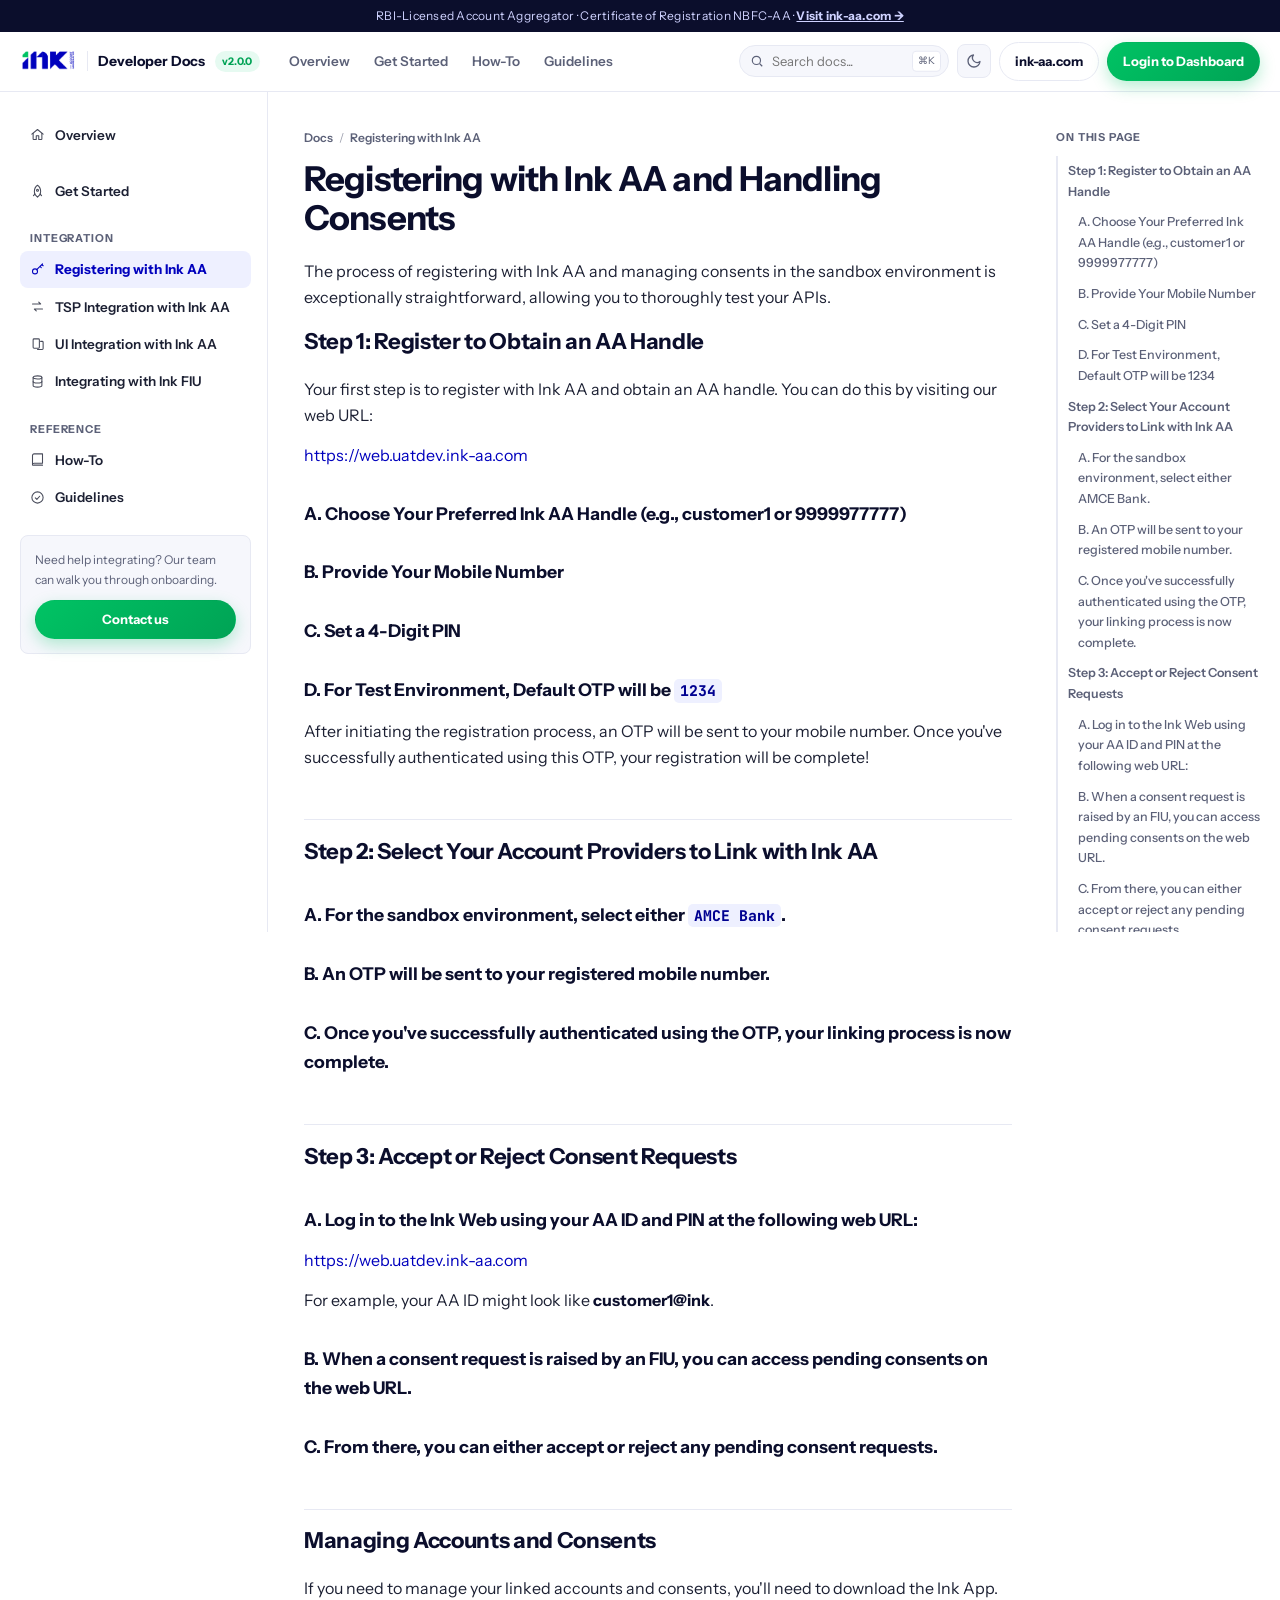
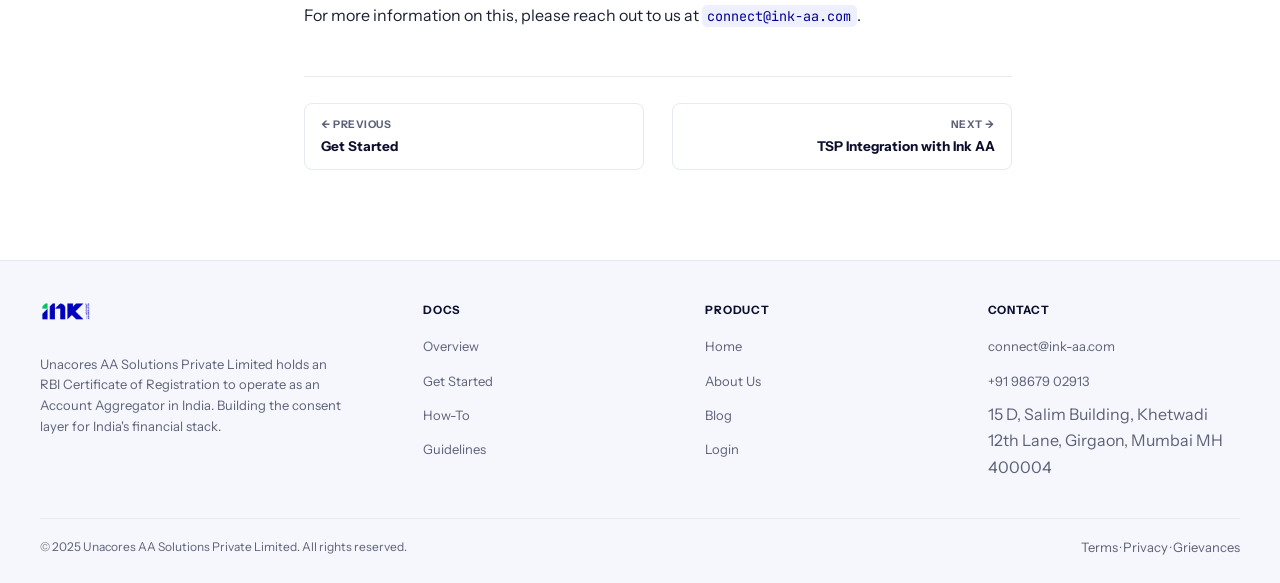
<file: ink_aa_register.html>
<!DOCTYPE html>
<html lang="en">
<head>
<meta charset="UTF-8">
<meta name="viewport" content="width=device-width, initial-scale=1.0">
<title>Registering with Ink AA &middot; Ink AA Developer Docs</title>
<meta name="description" content="Register with Ink AA and manage consents in the sandbox environment.">
<link rel="icon" href="assets/img/ic_splash.png">
<script>
(function(){
  try {
    var t = localStorage.getItem('ink-theme');
    if (!t) t = window.matchMedia('(prefers-color-scheme: dark)').matches ? 'dark' : 'light';
    document.documentElement.setAttribute('data-theme', t);
  } catch(e) {}
})();
</script>
<link rel="preconnect" href="https://fonts.googleapis.com">
<link rel="preconnect" href="https://fonts.gstatic.com" crossorigin>
<link href="https://fonts.googleapis.com/css2?family=Instrument+Sans:wght@500;600;700;800&family=Manrope:wght@600;700;800&family=JetBrains+Mono:wght@400;500&display=swap" rel="stylesheet">
<link rel="stylesheet" href="assets/css/style.css">
</head>
<body>
<div class="ink-topbar">RBI-Licensed Account Aggregator &middot; Certificate of Registration NBFC-AA &middot; <a href="https://www.ink-aa.com" target="_blank" rel="noopener">Visit ink-aa.com &rarr;</a></div>
<header class="ink-header">
  <button class="ink-menu-toggle" aria-label="Toggle navigation">
    <svg viewBox="0 0 24 24" fill="none" stroke="currentColor" stroke-width="2" stroke-linecap="round"><path d="M4 7h16M4 12h16M4 17h16"/></svg>
  </button>
  <a class="ink-header__brand" href="index.html">
    <img src="assets/img/ic_splash.png" alt="Ink by Unacores AA">
    <span class="ink-header__divider"></span>
    <span class="ink-header__label">Developer Docs</span>
    <span class="ink-header__version">v2.0.0</span>
  </a>
  <nav class="ink-header__nav" aria-label="Primary">
    <a class="" href="index.html">Overview</a><a class="" href="get_started.html">Get Started</a><a class="" href="how_to.html">How-To</a><a class="" href="guidelines.html">Guidelines</a>
  </nav>
  <div class="ink-header__actions">
    <div class="ink-search">
      <svg viewBox="0 0 24 24" fill="none" stroke="currentColor" stroke-width="2"><circle cx="11" cy="11" r="7"/><path d="m21 21-4.3-4.3"/></svg>
      <input type="text" placeholder="Search docs..." aria-label="Search documentation">
      <span class="ink-search__kbd">&#8984;K</span>
      <div class="ink-search__results"></div>
    </div>
    <button class="theme-toggle" aria-label="Toggle dark mode" type="button">
      <svg class="moon" viewBox="0 0 24 24" fill="none" stroke="currentColor" stroke-width="2" stroke-linecap="round" stroke-linejoin="round"><path d="M21 12.8A9 9 0 1 1 11.2 3a7 7 0 0 0 9.8 9.8Z"/></svg>
      <svg class="sun" viewBox="0 0 24 24" fill="none" stroke="currentColor" stroke-width="2" stroke-linecap="round" stroke-linejoin="round"><circle cx="12" cy="12" r="4.5"/><path d="M12 2.5v2M12 19.5v2M4.2 4.2l1.4 1.4M18.4 18.4l1.4 1.4M2.5 12h2M19.5 12h2M4.2 19.8l1.4-1.4M18.4 5.6l1.4-1.4"/></svg>
    </button>
    <a class="btn btn-ghost" href="https://www.ink-aa.com" target="_blank" rel="noopener">ink-aa.com</a>
    <a class="btn btn-primary" href="https://web.ink-aa.com" target="_blank" rel="noopener"><span class="full">Login to Dashboard</span><span class="short">Login</span></a>
  </div>
</header>
<div class="ink-overlay"></div>
<div class="ink-shell">
  <aside class="ink-sidebar">
    <nav class="ink-sidebar__nav" aria-label="Docs navigation">
<div class="ink-sidebar__group">
<a class="ink-sidebar__link" href="index.html"><svg viewBox="0 0 24 24" fill="none" stroke="currentColor" stroke-width="1.7" stroke-linecap="round" stroke-linejoin="round"><path d="M3 11.5 12 4l9 7.5"/><path d="M5 10v9a1 1 0 0 0 1 1h4v-6h4v6h4a1 1 0 0 0 1-1v-9"/></svg>Overview</a>
</div>
<div class="ink-sidebar__group">
<a class="ink-sidebar__link" href="get_started.html"><svg viewBox="0 0 24 24" fill="none" stroke="currentColor" stroke-width="1.7" stroke-linecap="round" stroke-linejoin="round"><path d="M12 2c3 2 5 6 5 10 0 2-.5 4-1.5 5.5L12 21l-3.5-3.5C7.5 16 7 14 7 12c0-4 2-8 5-10z"/><circle cx="12" cy="10" r="1.6"/><path d="M8 16l-2.5 2.5M16 16l2.5 2.5"/></svg>Get Started</a>
</div>
<div class="ink-sidebar__group">
<div class="ink-sidebar__title">Integration</div>
<a class="ink-sidebar__link is-active" href="ink_aa_register.html"><svg viewBox="0 0 24 24" fill="none" stroke="currentColor" stroke-width="1.7" stroke-linecap="round" stroke-linejoin="round"><circle cx="8" cy="15" r="4"/><path d="M10.8 12.2 20 3M16 7l2 2M19 4l2 2"/></svg>Registering with Ink AA</a>
<a class="ink-sidebar__link" href="ink_aa_integration.html"><svg viewBox="0 0 24 24" fill="none" stroke="currentColor" stroke-width="1.7" stroke-linecap="round" stroke-linejoin="round"><path d="M4 8h13l-3-3M20 16H7l3 3"/></svg>TSP Integration with Ink AA</a>
<a class="ink-sidebar__link" href="ink_ui_integration.html"><svg viewBox="0 0 24 24" fill="none" stroke="currentColor" stroke-width="1.7" stroke-linecap="round" stroke-linejoin="round"><rect x="5" y="3" width="10" height="15" rx="1.5"/><path d="M17 7h2.5A1.5 1.5 0 0 1 21 8.5v10a1.5 1.5 0 0 1-1.5 1.5H12"/></svg>UI Integration with Ink AA</a>
<a class="ink-sidebar__link" href="ink_fiu_integration.html"><svg viewBox="0 0 24 24" fill="none" stroke="currentColor" stroke-width="1.7" stroke-linecap="round" stroke-linejoin="round"><ellipse cx="12" cy="5.5" rx="7" ry="2.5"/><path d="M5 5.5V12c0 1.4 3.1 2.5 7 2.5s7-1.1 7-2.5V5.5"/><path d="M5 12v6.5c0 1.4 3.1 2.5 7 2.5s7-1.1 7-2.5V12"/></svg>Integrating with Ink FIU</a>
</div>
<div class="ink-sidebar__group">
<div class="ink-sidebar__title">Reference</div>
<a class="ink-sidebar__link" href="how_to.html"><svg viewBox="0 0 24 24" fill="none" stroke="currentColor" stroke-width="1.7" stroke-linecap="round" stroke-linejoin="round"><path d="M4 5.5A2.5 2.5 0 0 1 6.5 3H20v15H6.5A2.5 2.5 0 0 0 4 20.5"/><path d="M4 5.5v15A2.5 2.5 0 0 0 6.5 21H20"/></svg>How-To</a>
<a class="ink-sidebar__link" href="guidelines.html"><svg viewBox="0 0 24 24" fill="none" stroke="currentColor" stroke-width="1.7" stroke-linecap="round" stroke-linejoin="round"><circle cx="12" cy="12" r="9"/><path d="m8.5 12.5 2.5 2.5 4.5-5"/></svg>Guidelines</a>
</div>
</nav>
<div class="ink-sidebar__cta"><p>Need help integrating? Our team can walk you through onboarding.</p><a class="btn btn-primary" href="mailto:connect@ink-aa.com">Contact us</a></div>
  </aside>
  <main class="ink-main">
    <div class="ink-article-wrap">
      <div class="ink-breadcrumb"><a href="index.html">Docs</a><span class="sep">/</span><a href="ink_aa_register.html">Registering with Ink AA</a></div>
      <article class="ink-article">
        <h1 id="registering-with-ink-aa-and-handling-consents">Registering with Ink AA and Handling Consents<a class="headerlink" href="#registering-with-ink-aa-and-handling-consents" title="Permanent link">¶</a></h1>
<p>The process of registering with Ink AA and managing consents in the sandbox environment is exceptionally straightforward, allowing you to thoroughly test your APIs.</p>
<h2 id="step-1-register-to-obtain-an-aa-handle">Step 1: Register to Obtain an AA Handle<a class="headerlink" href="#step-1-register-to-obtain-an-aa-handle" title="Permanent link">¶</a></h2>
<p>Your first step is to register with Ink AA and obtain an AA handle. You can do this by visiting our web URL:</p>
<p><a href="https://web.uatdev.ink-aa.com">https://web.uatdev.ink-aa.com</a></p>
<h3 id="a-choose-your-preferred-ink-aa-handle-eg-customer1-or-9999977777">A. Choose Your Preferred Ink AA Handle (e.g., customer1 or 9999977777)<a class="headerlink" href="#a-choose-your-preferred-ink-aa-handle-eg-customer1-or-9999977777" title="Permanent link">¶</a></h3>
<h3 id="b-provide-your-mobile-number">B. Provide Your Mobile Number<a class="headerlink" href="#b-provide-your-mobile-number" title="Permanent link">¶</a></h3>
<h3 id="c-set-a-4-digit-pin">C. Set a 4-Digit PIN<a class="headerlink" href="#c-set-a-4-digit-pin" title="Permanent link">¶</a></h3>
<h3 id="d-for-test-environment-default-otp-will-be-1234">D. For Test Environment, Default OTP will be <strong><code>1234</code></strong><a class="headerlink" href="#d-for-test-environment-default-otp-will-be-1234" title="Permanent link">¶</a></h3>
<p>After initiating the registration process, an OTP will be sent to your mobile number. Once you've successfully authenticated using this OTP, your registration will be complete!</p>
<h2 id="step-2-select-your-account-providers-to-link-with-ink-aa">Step 2: Select Your Account Providers to Link with Ink AA<a class="headerlink" href="#step-2-select-your-account-providers-to-link-with-ink-aa" title="Permanent link">¶</a></h2>
<h3 id="a-for-the-sandbox-environment-select-either-amce-bank">A. For the sandbox environment, select either <strong><code>AMCE Bank</code></strong>.<a class="headerlink" href="#a-for-the-sandbox-environment-select-either-amce-bank" title="Permanent link">¶</a></h3>
<h3 id="b-an-otp-will-be-sent-to-your-registered-mobile-number">B. An OTP will be sent to your registered mobile number.<a class="headerlink" href="#b-an-otp-will-be-sent-to-your-registered-mobile-number" title="Permanent link">¶</a></h3>
<h3 id="c-once-youve-successfully-authenticated-using-the-otp-your-linking-process-is-now-complete">C. Once you've successfully authenticated using the OTP, your linking process is now complete.<a class="headerlink" href="#c-once-youve-successfully-authenticated-using-the-otp-your-linking-process-is-now-complete" title="Permanent link">¶</a></h3>
<h2 id="step-3-accept-or-reject-consent-requests">Step 3: Accept or Reject Consent Requests<a class="headerlink" href="#step-3-accept-or-reject-consent-requests" title="Permanent link">¶</a></h2>
<h3 id="a-log-in-to-the-ink-web-using-your-aa-id-and-pin-at-the-following-web-url">A. Log in to the Ink Web using your AA ID and PIN at the following web URL:<a class="headerlink" href="#a-log-in-to-the-ink-web-using-your-aa-id-and-pin-at-the-following-web-url" title="Permanent link">¶</a></h3>
<p><a href="https://web.uatdev.ink-aa.com">https://web.uatdev.ink-aa.com</a></p>
<p>For example, your AA ID might look like <strong>customer1@ink</strong>.</p>
<h3 id="b-when-a-consent-request-is-raised-by-an-fiu-you-can-access-pending-consents-on-the-web-url">B. When a consent request is raised by an FIU, you can access pending consents on the web URL.<a class="headerlink" href="#b-when-a-consent-request-is-raised-by-an-fiu-you-can-access-pending-consents-on-the-web-url" title="Permanent link">¶</a></h3>
<h3 id="c-from-there-you-can-either-accept-or-reject-any-pending-consent-requests">C. From there, you can either accept or reject any pending consent requests.<a class="headerlink" href="#c-from-there-you-can-either-accept-or-reject-any-pending-consent-requests" title="Permanent link">¶</a></h3>
<h2 id="managing-accounts-and-consents">Managing Accounts and Consents<a class="headerlink" href="#managing-accounts-and-consents" title="Permanent link">¶</a></h2>
<p>If you need to manage your linked accounts and consents, you'll need to download the Ink App. For more information on this, please reach out to us at <code>connect@ink-aa.com</code>.</p>
      </article>
      <div class="ink-pagenav">
<a class="prev" href="get_started.html"><div class="dir">&larr; Previous</div><div class="ttl">Get Started</div></a>
<a class="next" href="ink_aa_integration.html"><div class="dir">Next &rarr;</div><div class="ttl">TSP Integration with Ink AA</div></a>
</div>
    </div>
  </main>
  <aside class="ink-toc"></aside>
</div>
<footer class="ink-footer">
  <div class="ink-footer__inner">
    <div class="ink-footer__brand">
      <img src="assets/img/ic_splash.png" alt="Ink by Unacores AA">
      <p>Unacores AA Solutions Private Limited holds an RBI Certificate of Registration to operate as an Account Aggregator in India. Building the consent layer for India's financial stack.</p>
    </div>
    <div>
      <h4>Docs</h4>
      <ul>
        <li><a href="index.html">Overview</a></li>
        <li><a href="get_started.html">Get Started</a></li>
        <li><a href="how_to.html">How-To</a></li>
        <li><a href="guidelines.html">Guidelines</a></li>
      </ul>
    </div>
    <div>
      <h4>Product</h4>
      <ul>
        <li><a href="https://www.ink-aa.com" target="_blank" rel="noopener">Home</a></li>
        <li><a href="https://www.ink-aa.com/about-us.html" target="_blank" rel="noopener">About Us</a></li>
        <li><a href="https://www.ink-aa.com/blogs.html" target="_blank" rel="noopener">Blog</a></li>
        <li><a href="https://web.ink-aa.com" target="_blank" rel="noopener">Login</a></li>
      </ul>
    </div>
    <div>
      <h4>Contact</h4>
      <ul>
        <li><a href="mailto:connect@ink-aa.com">connect@ink-aa.com</a></li>
        <li><a href="tel:+919867902913">+91 98679 02913</a></li>
        <li><span style="color:var(--muted)">15 D, Salim Building, Khetwadi 12th Lane, Girgaon, Mumbai MH 400004</span></li>
      </ul>
    </div>
  </div>
  <div class="ink-footer__bottom">
    <span>&copy; 2025 Unacores AA Solutions Private Limited. All rights reserved.</span>
    <span>
      <a href="https://www.ink-aa.com/terms-conditions.html" target="_blank" rel="noopener">Terms</a> &middot;
      <a href="https://www.ink-aa.com/privacy-policy.html" target="_blank" rel="noopener">Privacy</a> &middot;
      <a href="https://www.ink-aa.com/grievances-details.html" target="_blank" rel="noopener">Grievances</a>
    </span>
  </div>
</footer>
<script src="assets/js/site.js"></script>
</body>
</html>
</file>
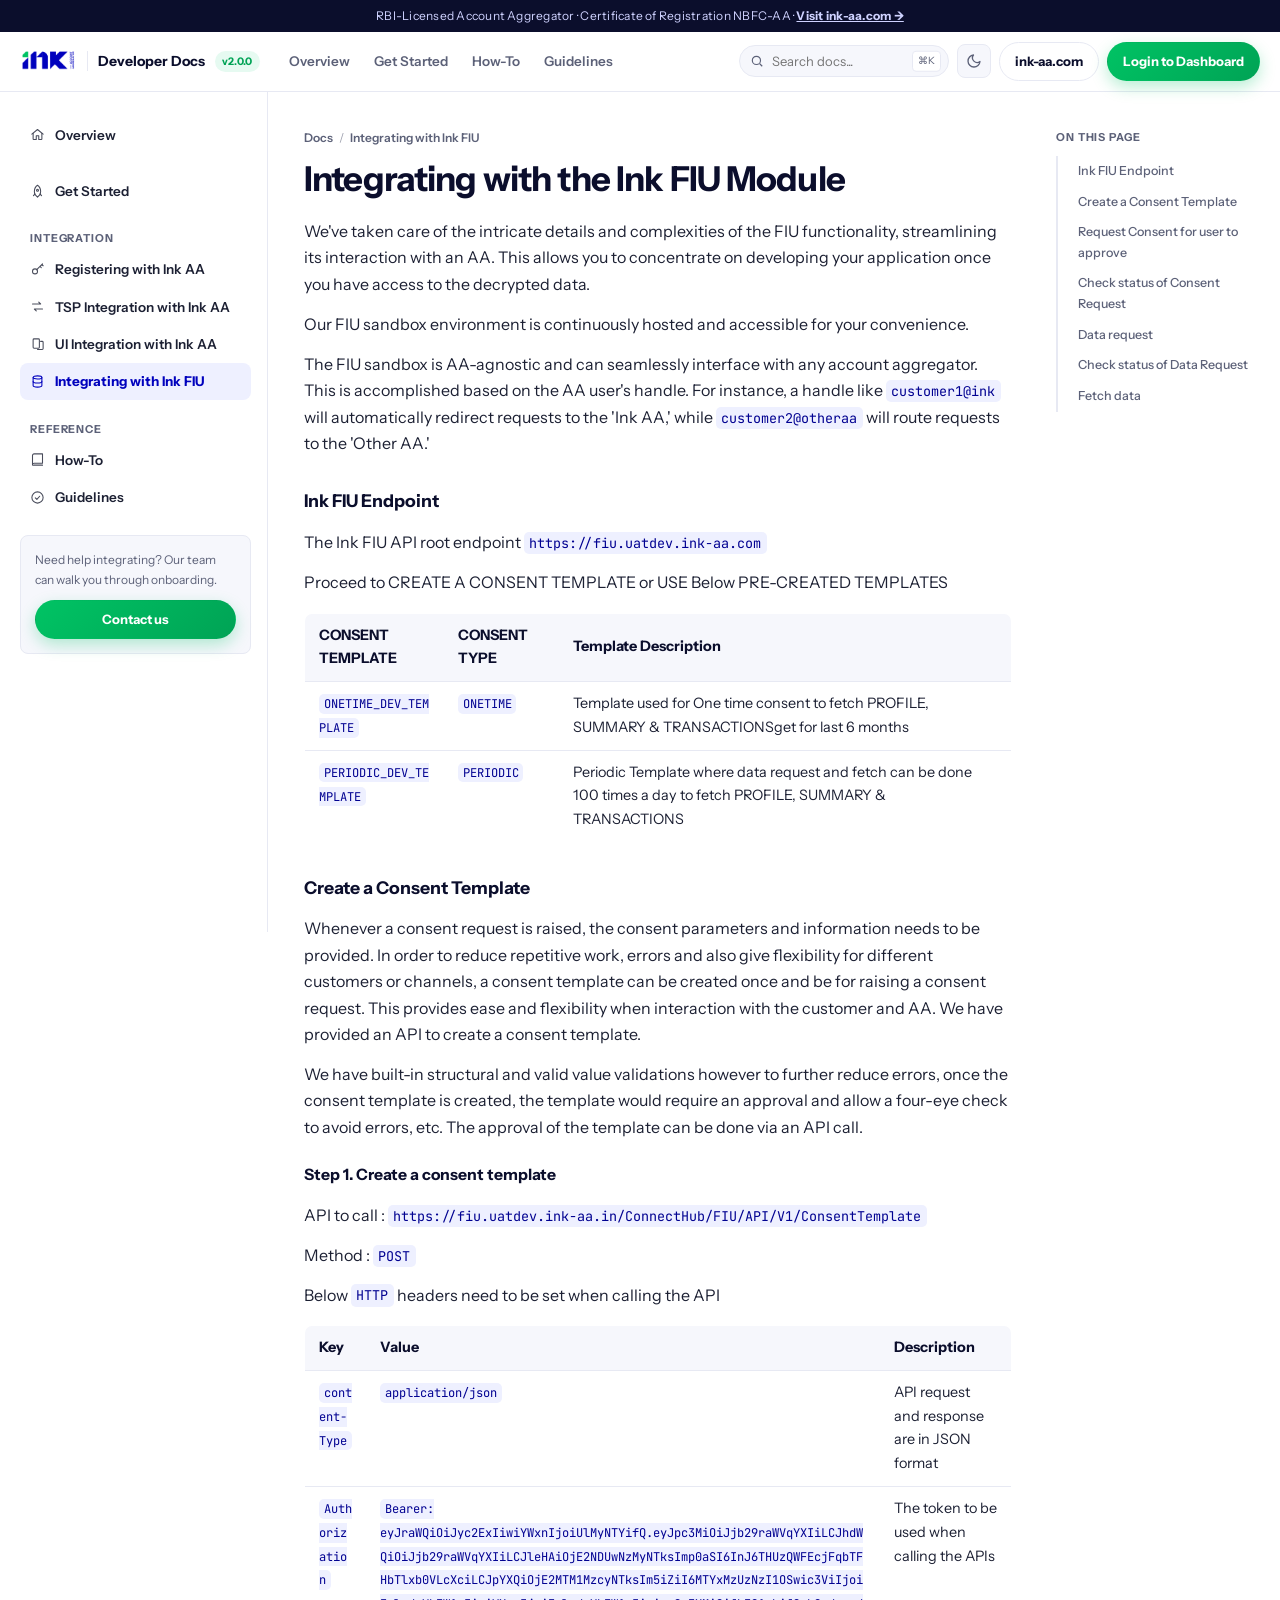
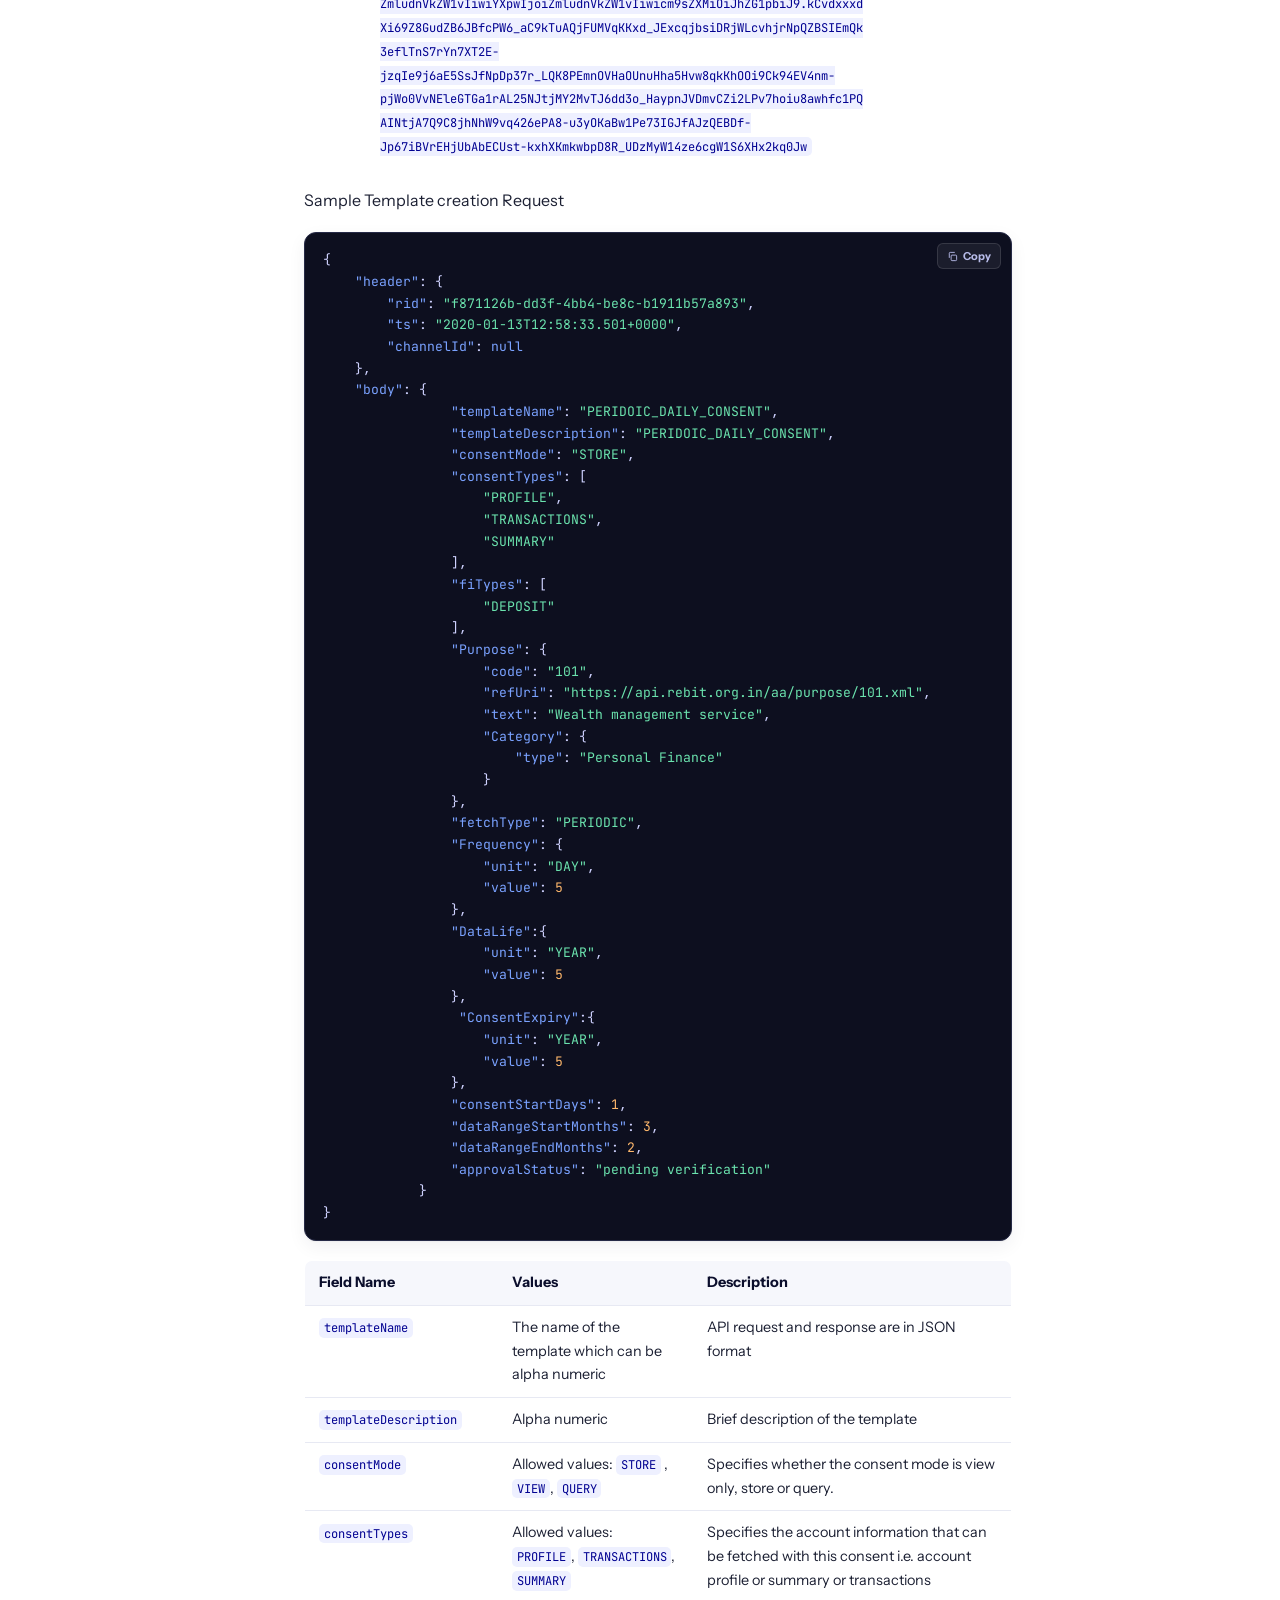
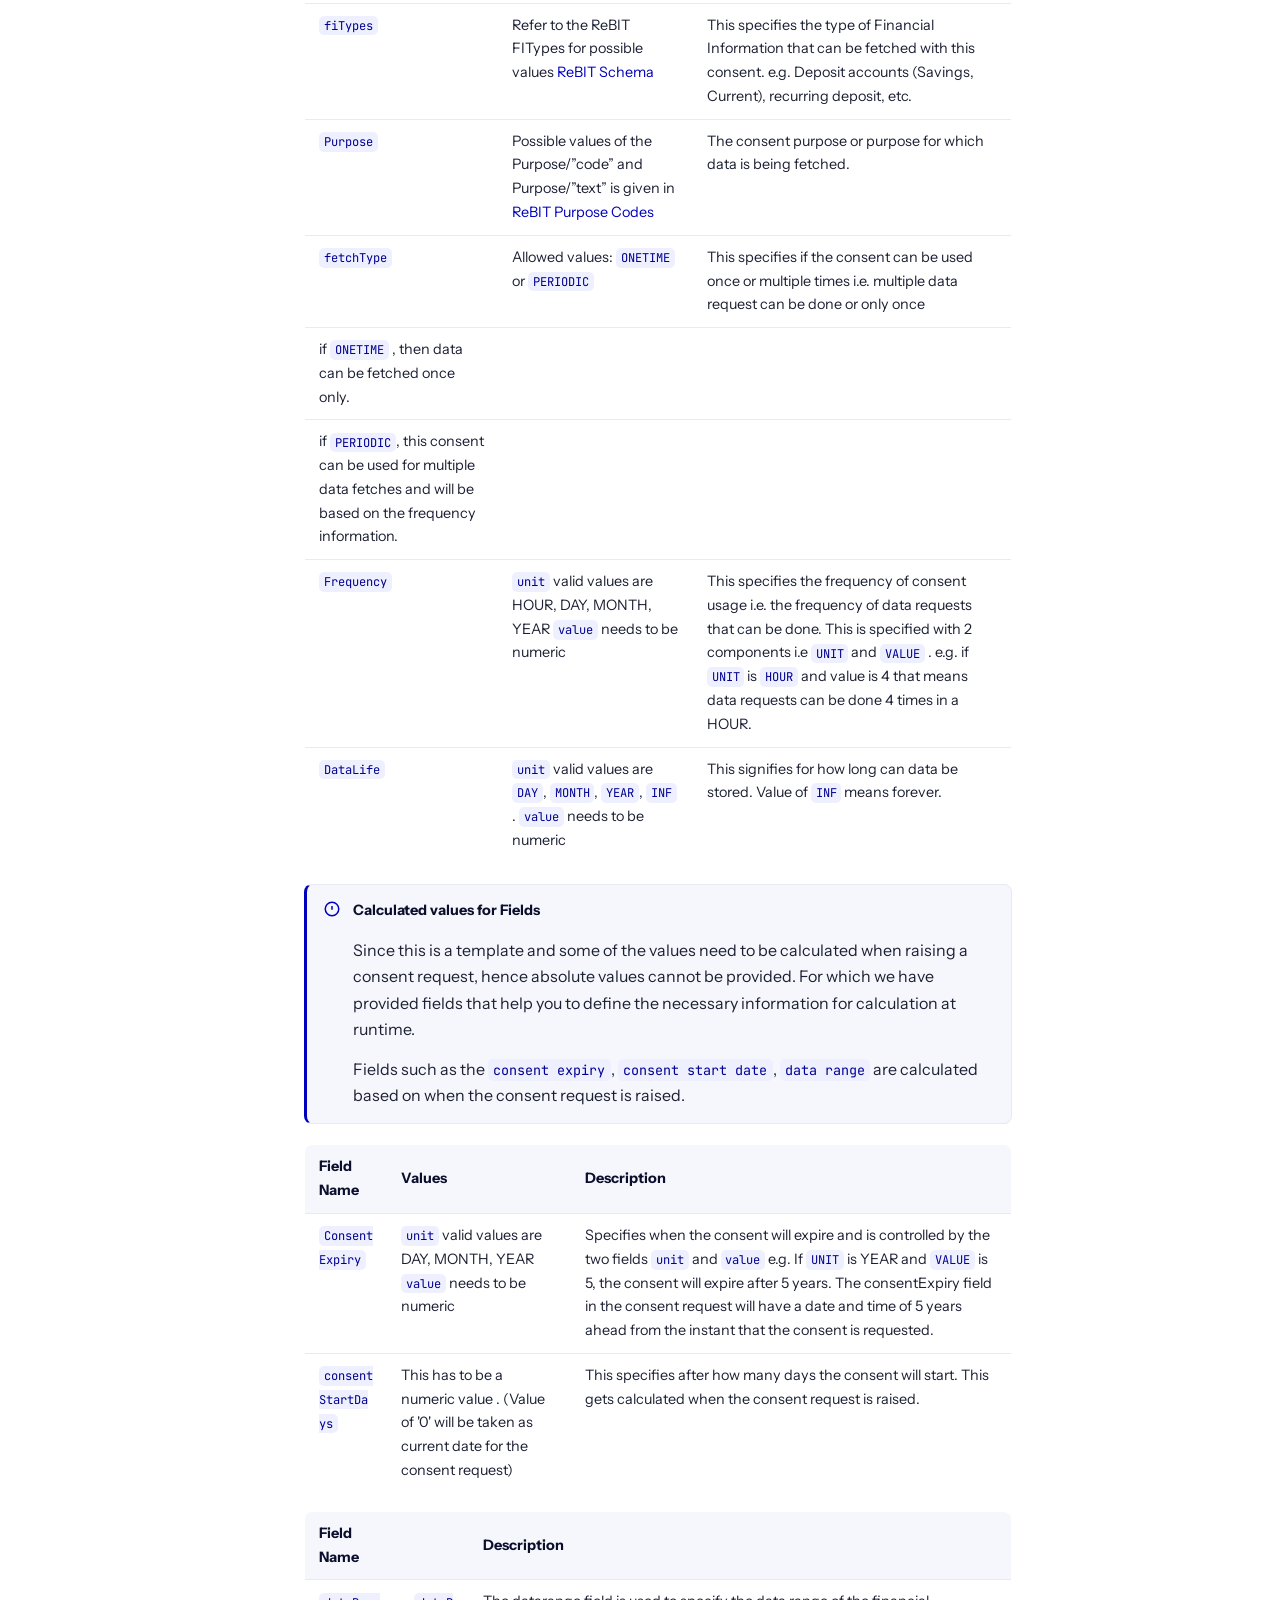
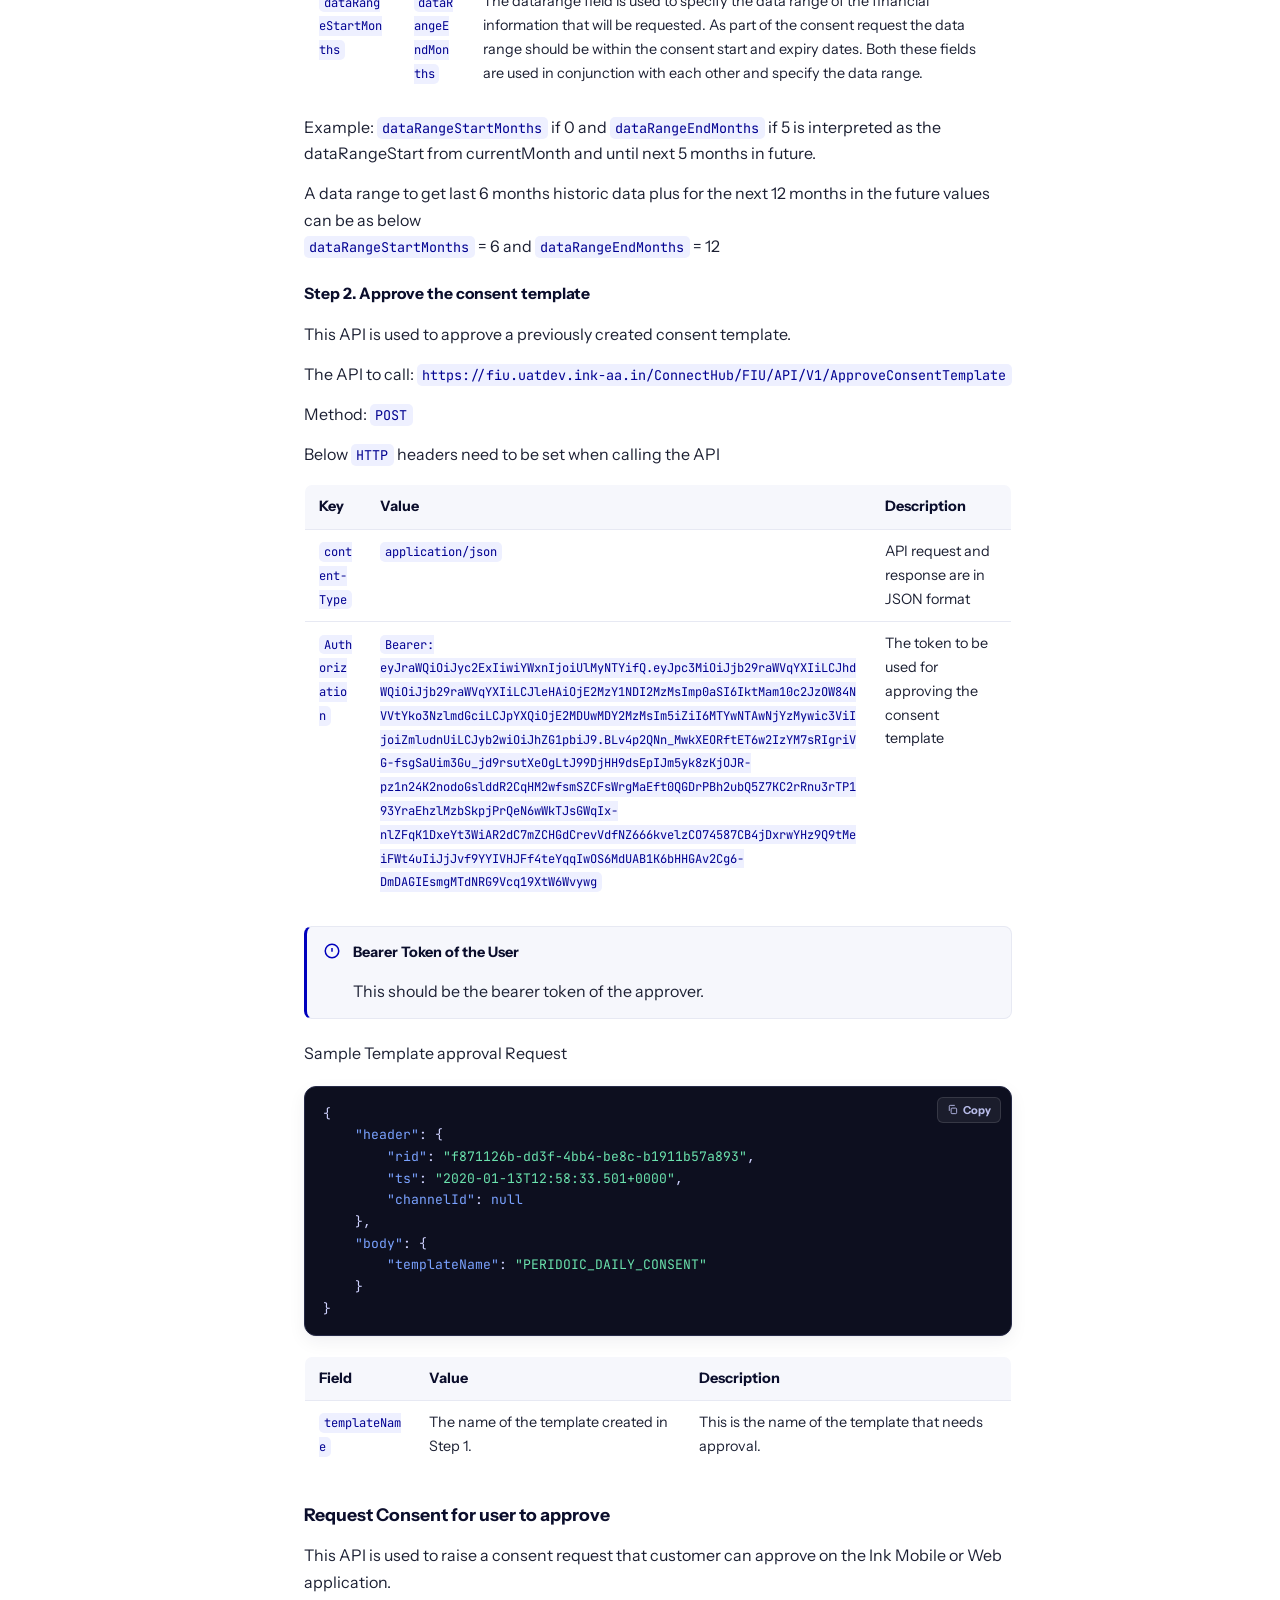
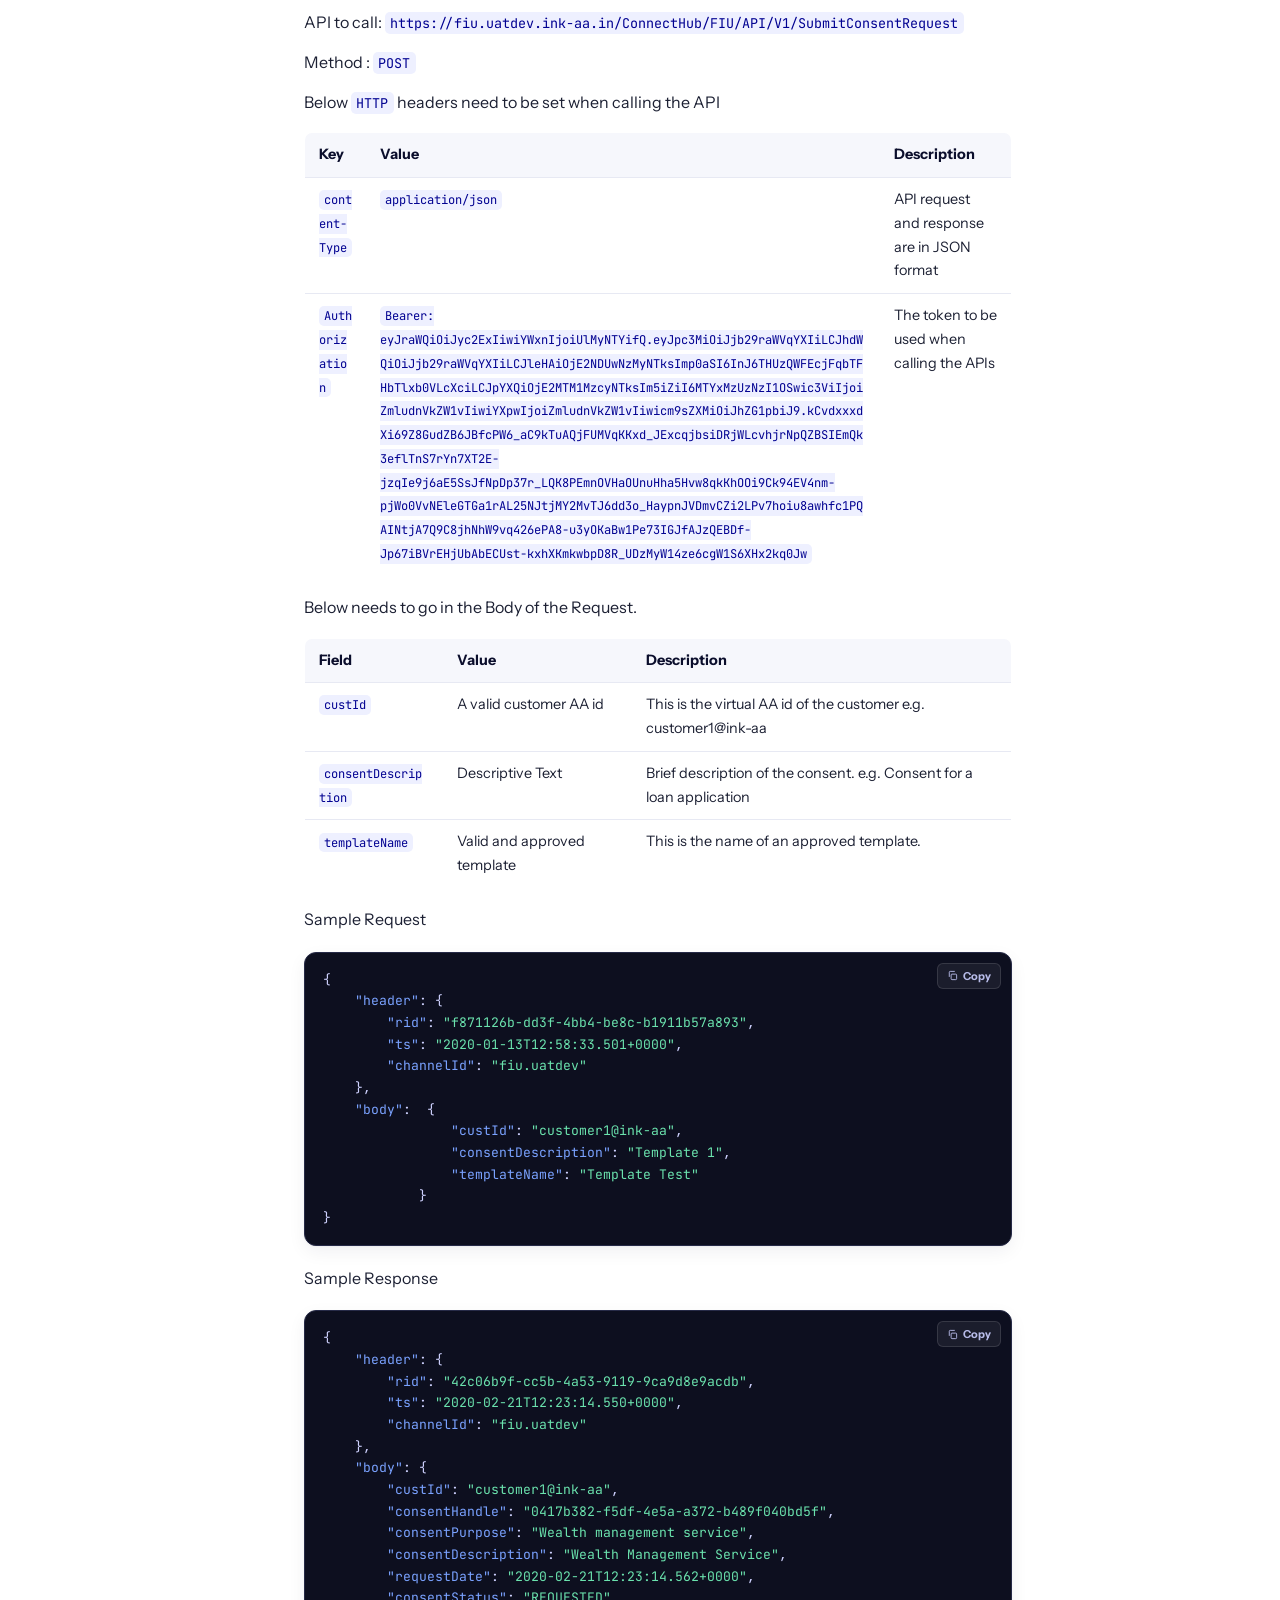
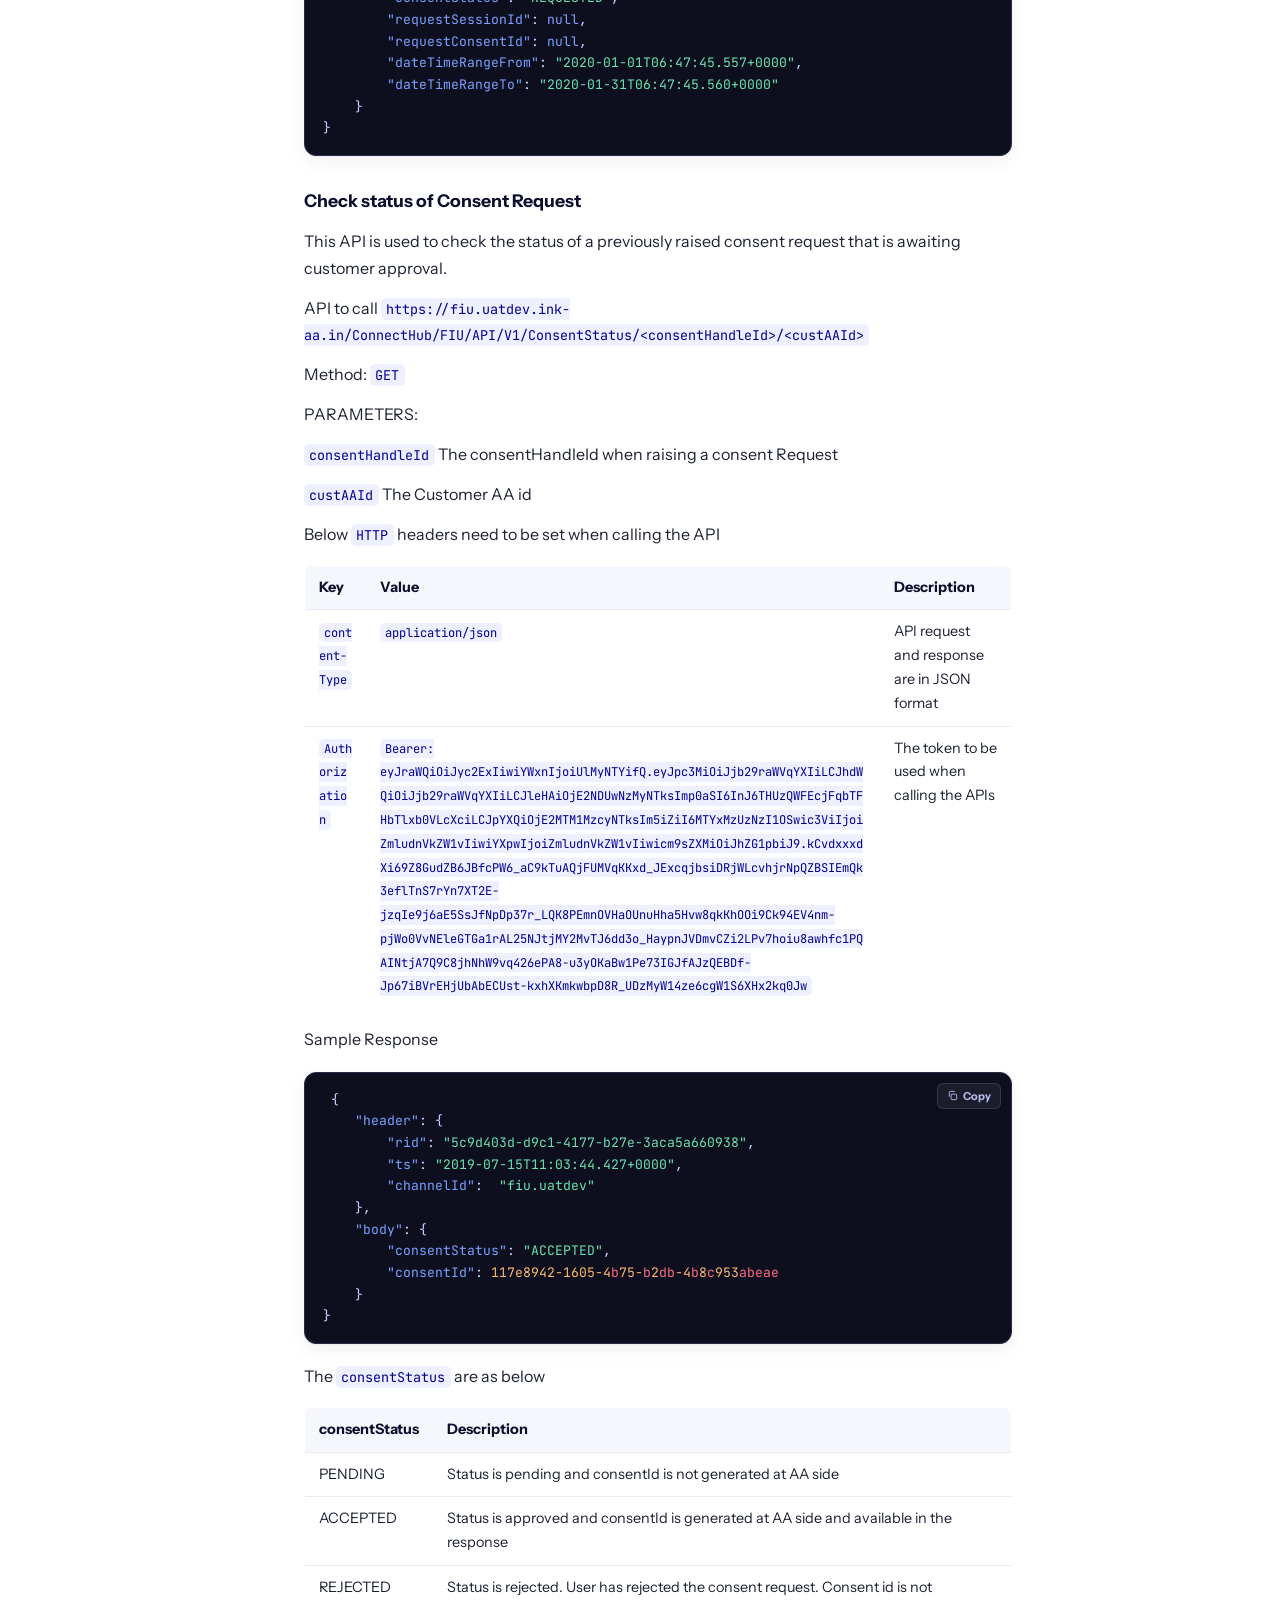
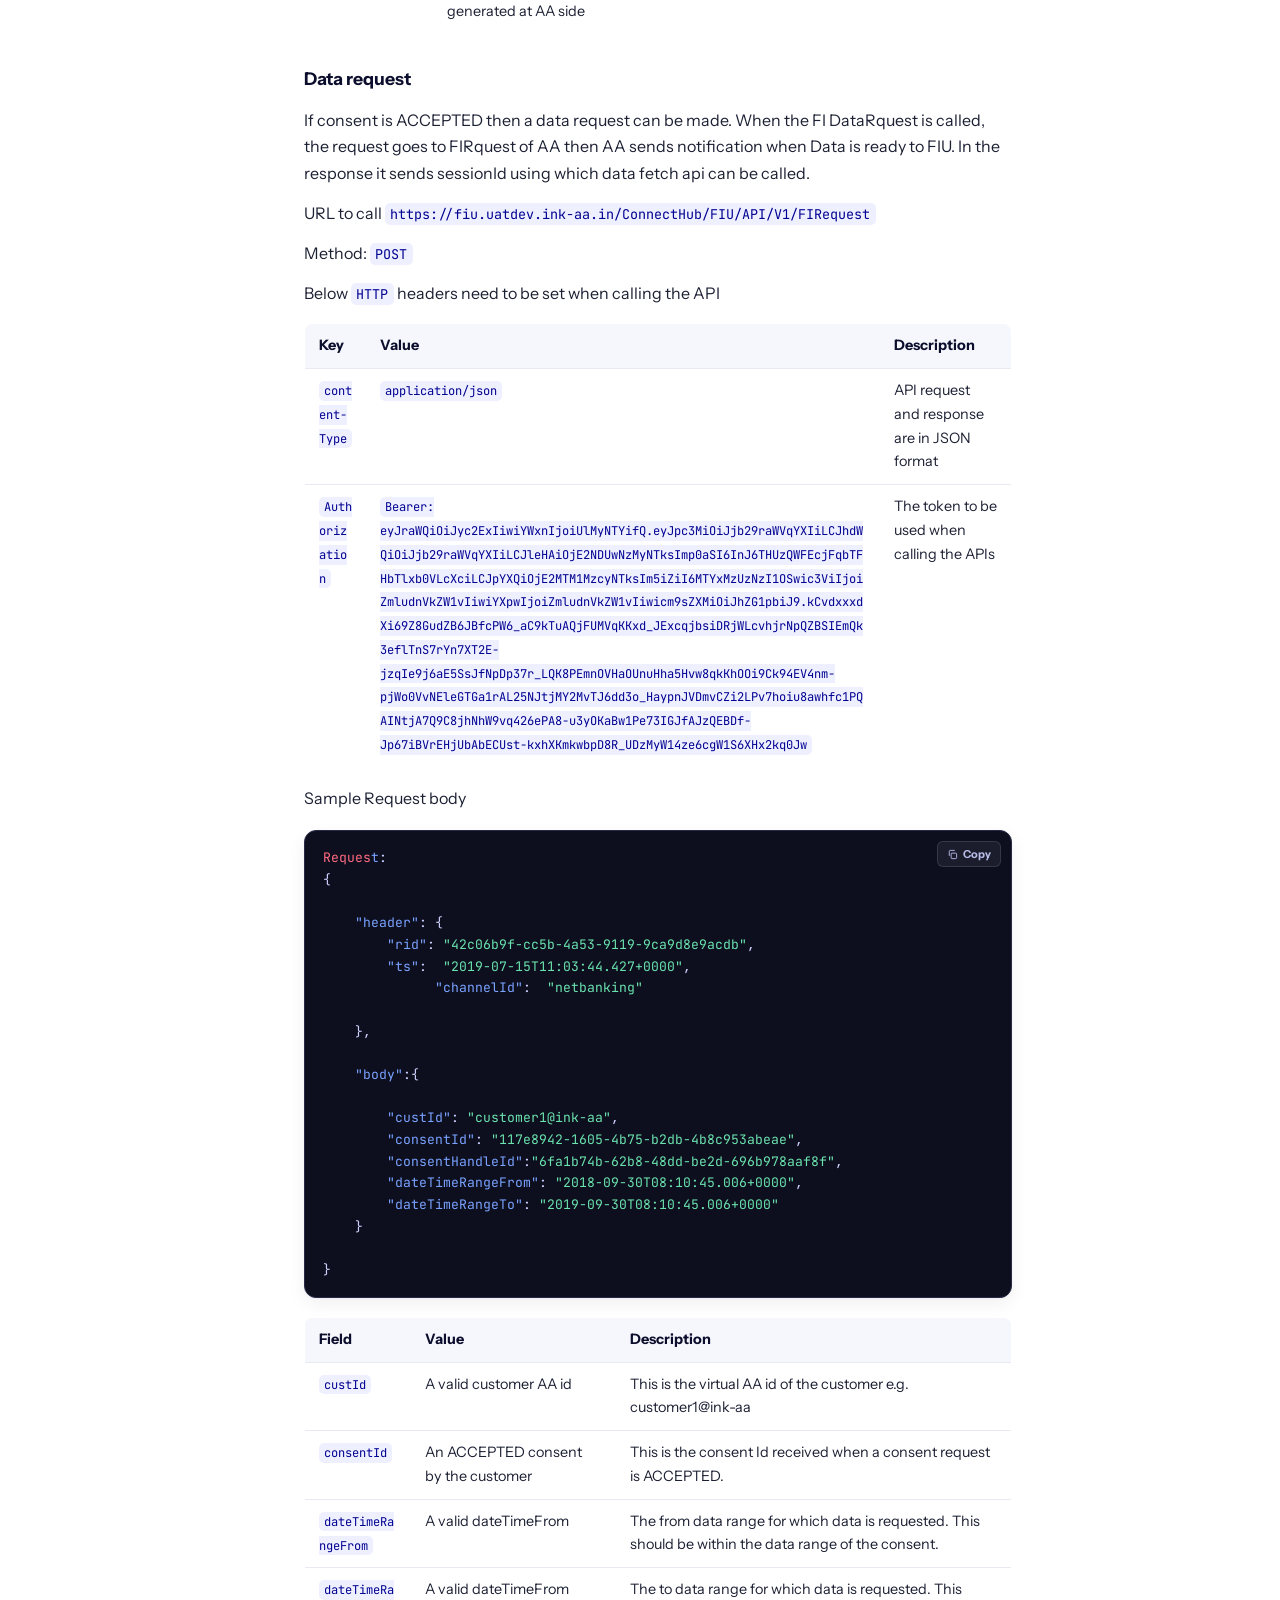
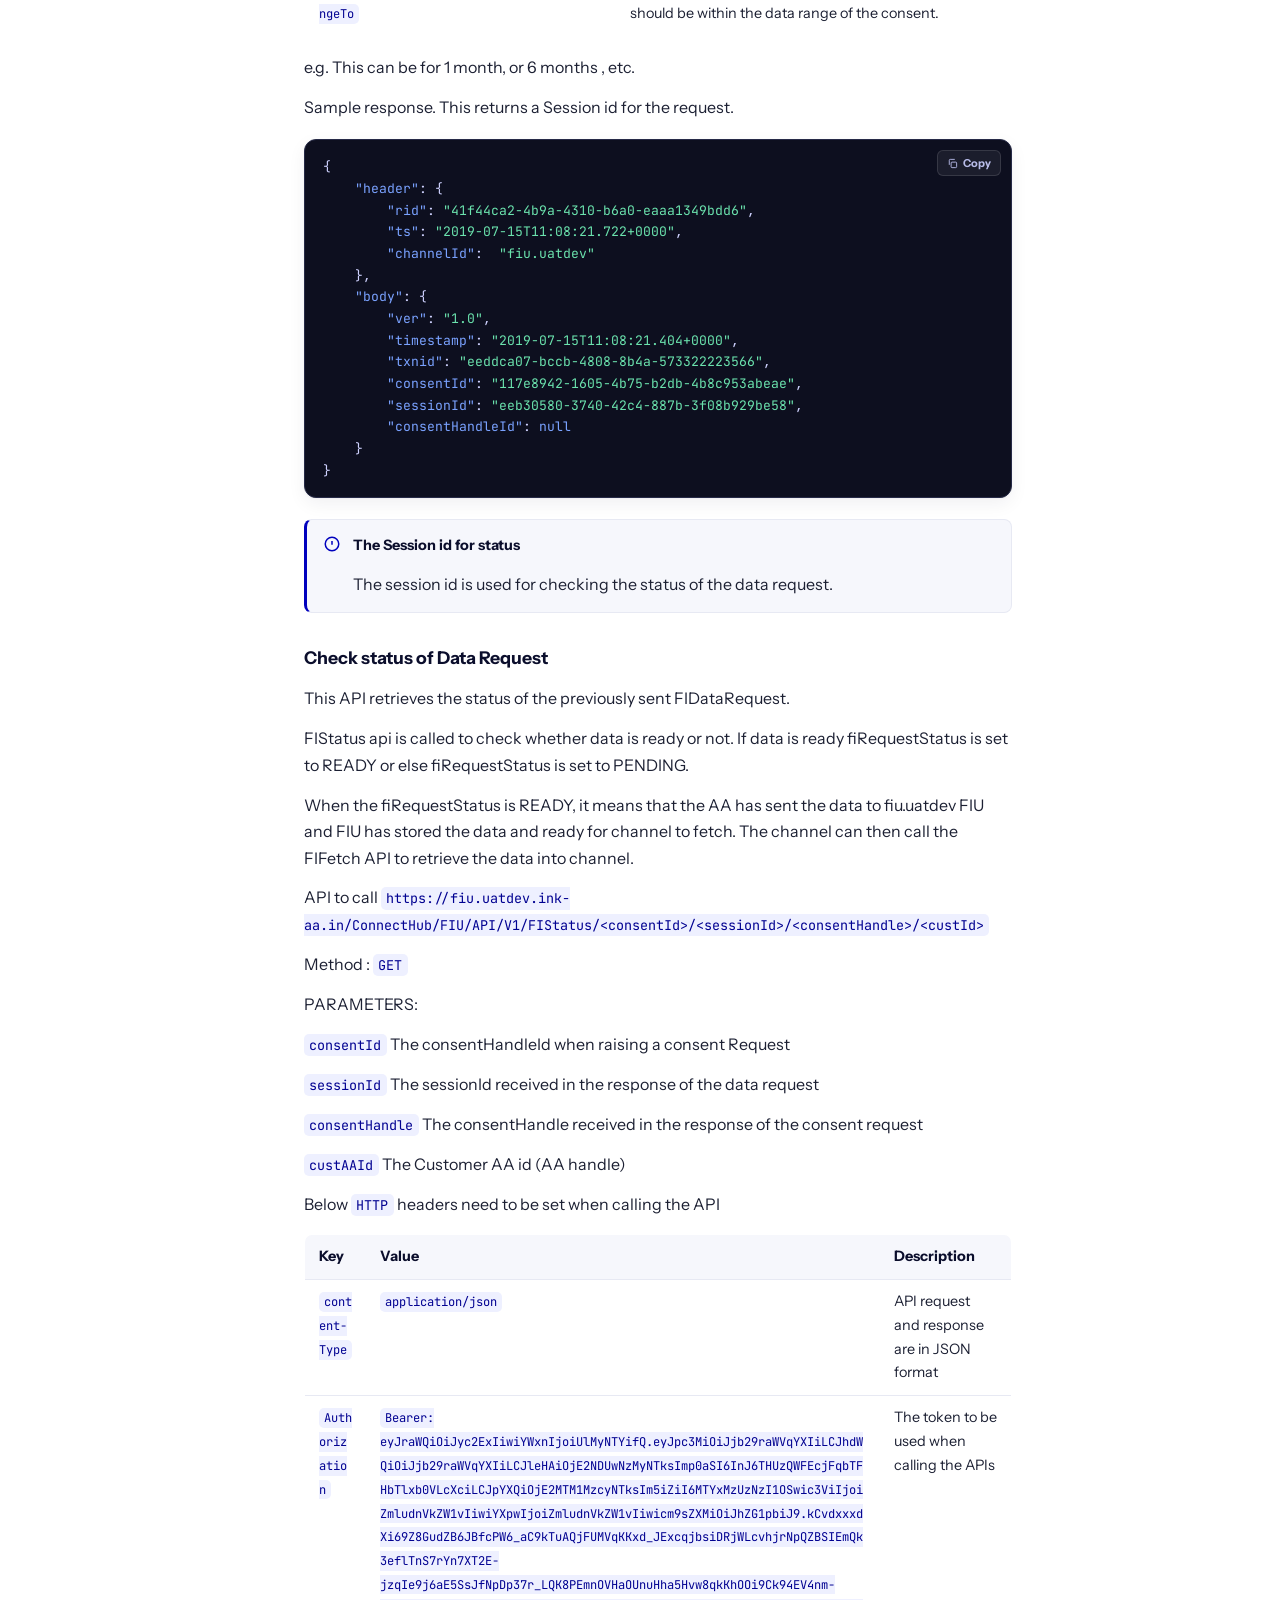
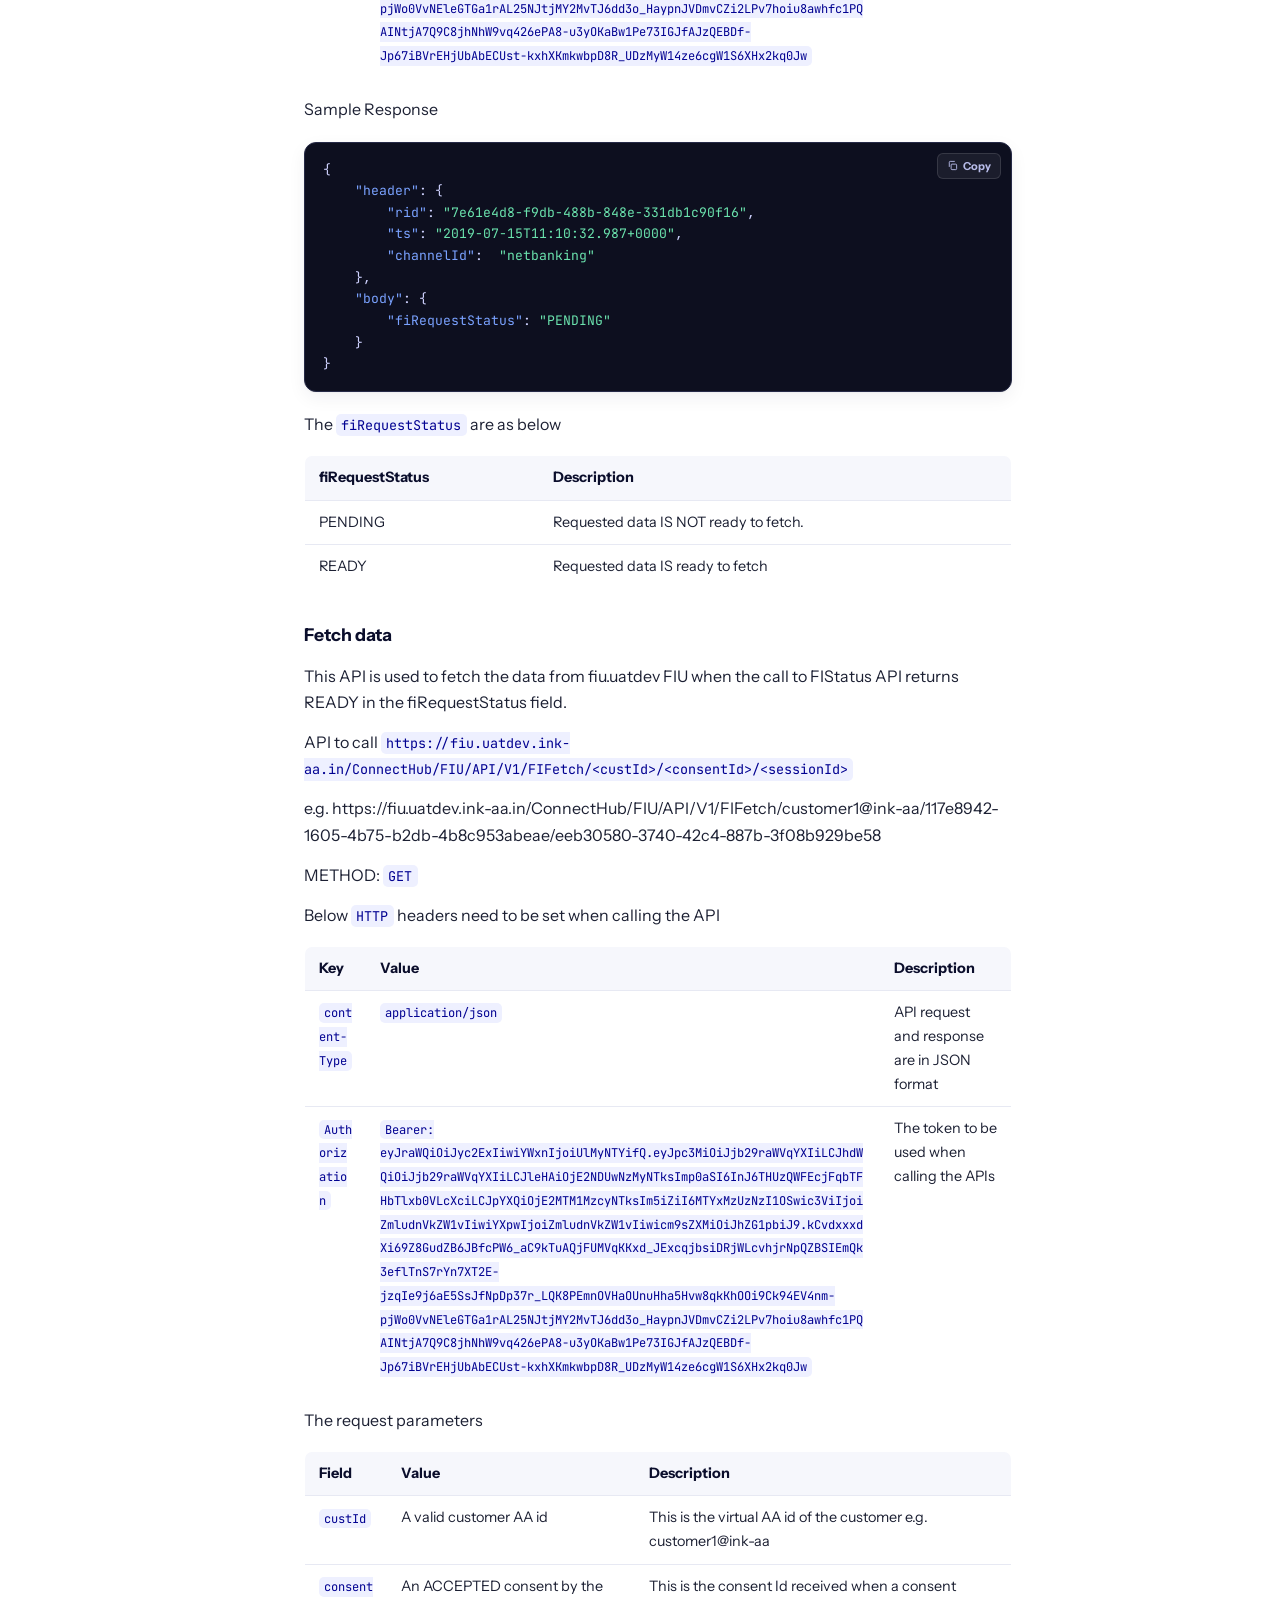
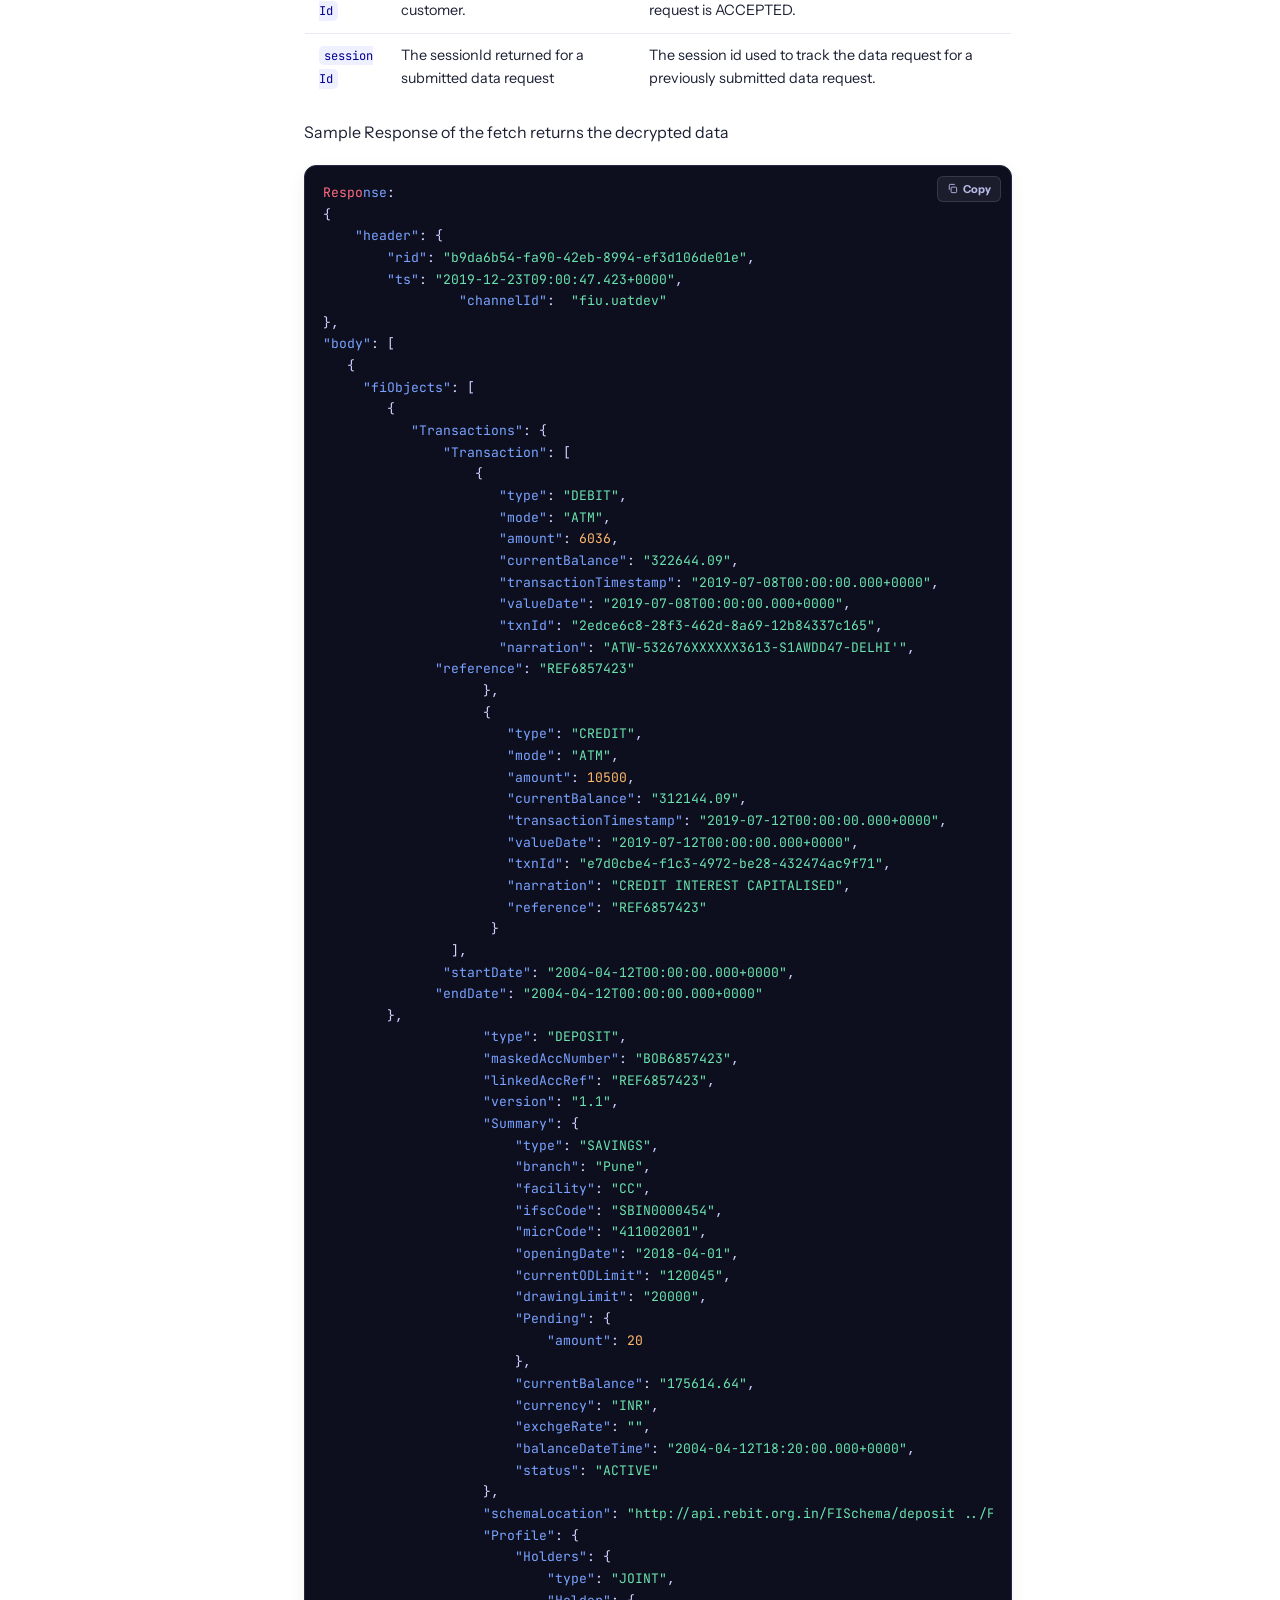
<file: ink_fiu_integration.html>
<!DOCTYPE html>
<html lang="en">
<head>
<meta charset="UTF-8">
<meta name="viewport" content="width=device-width, initial-scale=1.0">
<title>Integrating with Ink FIU &middot; Ink AA Developer Docs</title>
<meta name="description" content="Request consent and pull financial information as an FIU.">
<link rel="icon" href="assets/img/ic_splash.png">
<script>
(function(){
  try {
    var t = localStorage.getItem('ink-theme');
    if (!t) t = window.matchMedia('(prefers-color-scheme: dark)').matches ? 'dark' : 'light';
    document.documentElement.setAttribute('data-theme', t);
  } catch(e) {}
})();
</script>
<link rel="preconnect" href="https://fonts.googleapis.com">
<link rel="preconnect" href="https://fonts.gstatic.com" crossorigin>
<link href="https://fonts.googleapis.com/css2?family=Instrument+Sans:wght@500;600;700;800&family=Manrope:wght@600;700;800&family=JetBrains+Mono:wght@400;500&display=swap" rel="stylesheet">
<link rel="stylesheet" href="assets/css/style.css">
</head>
<body>
<div class="ink-topbar">RBI-Licensed Account Aggregator &middot; Certificate of Registration NBFC-AA &middot; <a href="https://www.ink-aa.com" target="_blank" rel="noopener">Visit ink-aa.com &rarr;</a></div>
<header class="ink-header">
  <button class="ink-menu-toggle" aria-label="Toggle navigation">
    <svg viewBox="0 0 24 24" fill="none" stroke="currentColor" stroke-width="2" stroke-linecap="round"><path d="M4 7h16M4 12h16M4 17h16"/></svg>
  </button>
  <a class="ink-header__brand" href="index.html">
    <img src="assets/img/ic_splash.png" alt="Ink by Unacores AA">
    <span class="ink-header__divider"></span>
    <span class="ink-header__label">Developer Docs</span>
    <span class="ink-header__version">v2.0.0</span>
  </a>
  <nav class="ink-header__nav" aria-label="Primary">
    <a class="" href="index.html">Overview</a><a class="" href="get_started.html">Get Started</a><a class="" href="how_to.html">How-To</a><a class="" href="guidelines.html">Guidelines</a>
  </nav>
  <div class="ink-header__actions">
    <div class="ink-search">
      <svg viewBox="0 0 24 24" fill="none" stroke="currentColor" stroke-width="2"><circle cx="11" cy="11" r="7"/><path d="m21 21-4.3-4.3"/></svg>
      <input type="text" placeholder="Search docs..." aria-label="Search documentation">
      <span class="ink-search__kbd">&#8984;K</span>
      <div class="ink-search__results"></div>
    </div>
    <button class="theme-toggle" aria-label="Toggle dark mode" type="button">
      <svg class="moon" viewBox="0 0 24 24" fill="none" stroke="currentColor" stroke-width="2" stroke-linecap="round" stroke-linejoin="round"><path d="M21 12.8A9 9 0 1 1 11.2 3a7 7 0 0 0 9.8 9.8Z"/></svg>
      <svg class="sun" viewBox="0 0 24 24" fill="none" stroke="currentColor" stroke-width="2" stroke-linecap="round" stroke-linejoin="round"><circle cx="12" cy="12" r="4.5"/><path d="M12 2.5v2M12 19.5v2M4.2 4.2l1.4 1.4M18.4 18.4l1.4 1.4M2.5 12h2M19.5 12h2M4.2 19.8l1.4-1.4M18.4 5.6l1.4-1.4"/></svg>
    </button>
    <a class="btn btn-ghost" href="https://www.ink-aa.com" target="_blank" rel="noopener">ink-aa.com</a>
    <a class="btn btn-primary" href="https://web.ink-aa.com" target="_blank" rel="noopener"><span class="full">Login to Dashboard</span><span class="short">Login</span></a>
  </div>
</header>
<div class="ink-overlay"></div>
<div class="ink-shell">
  <aside class="ink-sidebar">
    <nav class="ink-sidebar__nav" aria-label="Docs navigation">
<div class="ink-sidebar__group">
<a class="ink-sidebar__link" href="index.html"><svg viewBox="0 0 24 24" fill="none" stroke="currentColor" stroke-width="1.7" stroke-linecap="round" stroke-linejoin="round"><path d="M3 11.5 12 4l9 7.5"/><path d="M5 10v9a1 1 0 0 0 1 1h4v-6h4v6h4a1 1 0 0 0 1-1v-9"/></svg>Overview</a>
</div>
<div class="ink-sidebar__group">
<a class="ink-sidebar__link" href="get_started.html"><svg viewBox="0 0 24 24" fill="none" stroke="currentColor" stroke-width="1.7" stroke-linecap="round" stroke-linejoin="round"><path d="M12 2c3 2 5 6 5 10 0 2-.5 4-1.5 5.5L12 21l-3.5-3.5C7.5 16 7 14 7 12c0-4 2-8 5-10z"/><circle cx="12" cy="10" r="1.6"/><path d="M8 16l-2.5 2.5M16 16l2.5 2.5"/></svg>Get Started</a>
</div>
<div class="ink-sidebar__group">
<div class="ink-sidebar__title">Integration</div>
<a class="ink-sidebar__link" href="ink_aa_register.html"><svg viewBox="0 0 24 24" fill="none" stroke="currentColor" stroke-width="1.7" stroke-linecap="round" stroke-linejoin="round"><circle cx="8" cy="15" r="4"/><path d="M10.8 12.2 20 3M16 7l2 2M19 4l2 2"/></svg>Registering with Ink AA</a>
<a class="ink-sidebar__link" href="ink_aa_integration.html"><svg viewBox="0 0 24 24" fill="none" stroke="currentColor" stroke-width="1.7" stroke-linecap="round" stroke-linejoin="round"><path d="M4 8h13l-3-3M20 16H7l3 3"/></svg>TSP Integration with Ink AA</a>
<a class="ink-sidebar__link" href="ink_ui_integration.html"><svg viewBox="0 0 24 24" fill="none" stroke="currentColor" stroke-width="1.7" stroke-linecap="round" stroke-linejoin="round"><rect x="5" y="3" width="10" height="15" rx="1.5"/><path d="M17 7h2.5A1.5 1.5 0 0 1 21 8.5v10a1.5 1.5 0 0 1-1.5 1.5H12"/></svg>UI Integration with Ink AA</a>
<a class="ink-sidebar__link is-active" href="ink_fiu_integration.html"><svg viewBox="0 0 24 24" fill="none" stroke="currentColor" stroke-width="1.7" stroke-linecap="round" stroke-linejoin="round"><ellipse cx="12" cy="5.5" rx="7" ry="2.5"/><path d="M5 5.5V12c0 1.4 3.1 2.5 7 2.5s7-1.1 7-2.5V5.5"/><path d="M5 12v6.5c0 1.4 3.1 2.5 7 2.5s7-1.1 7-2.5V12"/></svg>Integrating with Ink FIU</a>
</div>
<div class="ink-sidebar__group">
<div class="ink-sidebar__title">Reference</div>
<a class="ink-sidebar__link" href="how_to.html"><svg viewBox="0 0 24 24" fill="none" stroke="currentColor" stroke-width="1.7" stroke-linecap="round" stroke-linejoin="round"><path d="M4 5.5A2.5 2.5 0 0 1 6.5 3H20v15H6.5A2.5 2.5 0 0 0 4 20.5"/><path d="M4 5.5v15A2.5 2.5 0 0 0 6.5 21H20"/></svg>How-To</a>
<a class="ink-sidebar__link" href="guidelines.html"><svg viewBox="0 0 24 24" fill="none" stroke="currentColor" stroke-width="1.7" stroke-linecap="round" stroke-linejoin="round"><circle cx="12" cy="12" r="9"/><path d="m8.5 12.5 2.5 2.5 4.5-5"/></svg>Guidelines</a>
</div>
</nav>
<div class="ink-sidebar__cta"><p>Need help integrating? Our team can walk you through onboarding.</p><a class="btn btn-primary" href="mailto:connect@ink-aa.com">Contact us</a></div>
  </aside>
  <main class="ink-main">
    <div class="ink-article-wrap">
      <div class="ink-breadcrumb"><a href="index.html">Docs</a><span class="sep">/</span><a href="ink_fiu_integration.html">Integrating with Ink FIU</a></div>
      <article class="ink-article">
        <h1 id="integrating-with-the-ink-fiu-module">Integrating with the Ink FIU Module<a class="headerlink" href="#integrating-with-the-ink-fiu-module" title="Permanent link">¶</a></h1>
<p>We've taken care of the intricate details and complexities of the FIU functionality, streamlining its interaction with an AA. This allows you to concentrate on developing your application once you have access to the decrypted data.</p>
<p>Our FIU sandbox environment is continuously hosted and accessible for your convenience.</p>
<p>The FIU sandbox is AA-agnostic and can seamlessly interface with any account aggregator. This is accomplished based on the AA user's handle. For instance, a handle like <code>customer1@ink</code> will automatically redirect requests to the 'Ink AA,' while <code>customer2@otheraa</code> will route requests to the 'Other AA.'</p>
<h3 id="ink-fiu-endpoint">Ink FIU Endpoint<a class="headerlink" href="#ink-fiu-endpoint" title="Permanent link">¶</a></h3>
<p>The Ink FIU API root endpoint <code>https://fiu.uatdev.ink-aa.com</code></p>
<p>Proceed to CREATE A CONSENT TEMPLATE or USE Below PRE-CREATED TEMPLATES</p>
<table>
<thead>
<tr>
<th>CONSENT TEMPLATE</th>
<th>CONSENT TYPE</th>
<th>Template Description</th>
</tr>
</thead>
<tbody>
<tr>
<td><code>ONETIME_DEV_TEMPLATE</code></td>
<td><code>ONETIME</code></td>
<td>Template used for One time consent to fetch PROFILE, SUMMARY &amp; TRANSACTIONSget for last 6 months</td>
</tr>
<tr>
<td><code>PERIODIC_DEV_TEMPLATE</code></td>
<td><code>PERIODIC</code></td>
<td>Periodic Template where data request and fetch can be done 100 times a day to fetch PROFILE, SUMMARY &amp; TRANSACTIONS</td>
</tr>
</tbody>
</table>
<h3 id="create-a-consent-template">Create a Consent Template<a class="headerlink" href="#create-a-consent-template" title="Permanent link">¶</a></h3>
<p>Whenever a consent request is raised, the consent parameters and information needs to be provided. In order to reduce repetitive work, errors and also give flexibility for different customers or channels, a consent template can be created once and be for raising a consent request. This provides ease and flexibility when interaction with the customer and AA. We have provided an API to create a consent template. </p>
<p>We have built-in structural and valid value validations however to further reduce errors, once the consent template is created, the template would require an approval and allow a four-eye check to avoid errors, etc. The approval of the template can be done via an API call.  </p>
<h4 id="step-1-create-a-consent-template">Step 1. Create a consent template<a class="headerlink" href="#step-1-create-a-consent-template" title="Permanent link">¶</a></h4>
<p>API to call : 
<code>https://fiu.uatdev.ink-aa.in/ConnectHub/FIU/API/V1/ConsentTemplate</code></p>
<p>Method : <code>POST</code></p>
<p>Below <code>HTTP</code> headers need to be set when calling the API</p>
<table>
<thead>
<tr>
<th>Key</th>
<th>Value</th>
<th>Description</th>
</tr>
</thead>
<tbody>
<tr>
<td><code>content-Type</code></td>
<td><code>application/json</code></td>
<td>API request and response are in JSON format</td>
</tr>
<tr>
<td><code>Authorization</code></td>
<td><code>Bearer: eyJraWQiOiJyc2ExIiwiYWxnIjoiUlMyNTYifQ.[base64].[base64]</code></td>
<td>The token to be used when calling the APIs</td>
</tr>
</tbody>
</table>
<p>Sample Template creation Request</p>
<div class="highlight"><pre><span></span><code><span class="p">{</span>
<span class="w">    </span><span class="nt">&quot;header&quot;</span><span class="p">:</span><span class="w"> </span><span class="p">{</span>
<span class="w">        </span><span class="nt">&quot;rid&quot;</span><span class="p">:</span><span class="w"> </span><span class="s2">&quot;f871126b-dd3f-4bb4-be8c-b1911b57a893&quot;</span><span class="p">,</span>
<span class="w">        </span><span class="nt">&quot;ts&quot;</span><span class="p">:</span><span class="w"> </span><span class="s2">&quot;2020-01-13T12:58:33.501+0000&quot;</span><span class="p">,</span>
<span class="w">        </span><span class="nt">&quot;channelId&quot;</span><span class="p">:</span><span class="w"> </span><span class="kc">null</span>
<span class="w">    </span><span class="p">},</span>
<span class="w">    </span><span class="nt">&quot;body&quot;</span><span class="p">:</span><span class="w"> </span><span class="p">{</span>
<span class="w">                </span><span class="nt">&quot;templateName&quot;</span><span class="p">:</span><span class="w"> </span><span class="s2">&quot;PERIDOIC_DAILY_CONSENT&quot;</span><span class="p">,</span>
<span class="w">                </span><span class="nt">&quot;templateDescription&quot;</span><span class="p">:</span><span class="w"> </span><span class="s2">&quot;PERIDOIC_DAILY_CONSENT&quot;</span><span class="p">,</span>
<span class="w">                </span><span class="nt">&quot;consentMode&quot;</span><span class="p">:</span><span class="w"> </span><span class="s2">&quot;STORE&quot;</span><span class="p">,</span>
<span class="w">                </span><span class="nt">&quot;consentTypes&quot;</span><span class="p">:</span><span class="w"> </span><span class="p">[</span>
<span class="w">                    </span><span class="s2">&quot;PROFILE&quot;</span><span class="p">,</span>
<span class="w">                    </span><span class="s2">&quot;TRANSACTIONS&quot;</span><span class="p">,</span>
<span class="w">                    </span><span class="s2">&quot;SUMMARY&quot;</span>
<span class="w">                </span><span class="p">],</span>
<span class="w">                </span><span class="nt">&quot;fiTypes&quot;</span><span class="p">:</span><span class="w"> </span><span class="p">[</span>
<span class="w">                    </span><span class="s2">&quot;DEPOSIT&quot;</span>
<span class="w">                </span><span class="p">],</span>
<span class="w">                </span><span class="nt">&quot;Purpose&quot;</span><span class="p">:</span><span class="w"> </span><span class="p">{</span>
<span class="w">                    </span><span class="nt">&quot;code&quot;</span><span class="p">:</span><span class="w"> </span><span class="s2">&quot;101&quot;</span><span class="p">,</span>
<span class="w">                    </span><span class="nt">&quot;refUri&quot;</span><span class="p">:</span><span class="w"> </span><span class="s2">&quot;https://api.rebit.org.in/aa/purpose/101.xml&quot;</span><span class="p">,</span>
<span class="w">                    </span><span class="nt">&quot;text&quot;</span><span class="p">:</span><span class="w"> </span><span class="s2">&quot;Wealth management service&quot;</span><span class="p">,</span>
<span class="w">                    </span><span class="nt">&quot;Category&quot;</span><span class="p">:</span><span class="w"> </span><span class="p">{</span>
<span class="w">                        </span><span class="nt">&quot;type&quot;</span><span class="p">:</span><span class="w"> </span><span class="s2">&quot;Personal Finance&quot;</span>
<span class="w">                    </span><span class="p">}</span>
<span class="w">                </span><span class="p">},</span>
<span class="w">                </span><span class="nt">&quot;fetchType&quot;</span><span class="p">:</span><span class="w"> </span><span class="s2">&quot;PERIODIC&quot;</span><span class="p">,</span>
<span class="w">                </span><span class="nt">&quot;Frequency&quot;</span><span class="p">:</span><span class="w"> </span><span class="p">{</span>
<span class="w">                    </span><span class="nt">&quot;unit&quot;</span><span class="p">:</span><span class="w"> </span><span class="s2">&quot;DAY&quot;</span><span class="p">,</span>
<span class="w">                    </span><span class="nt">&quot;value&quot;</span><span class="p">:</span><span class="w"> </span><span class="mi">5</span>
<span class="w">                </span><span class="p">},</span>
<span class="w">                </span><span class="nt">&quot;DataLife&quot;</span><span class="p">:{</span>
<span class="w">                    </span><span class="nt">&quot;unit&quot;</span><span class="p">:</span><span class="w"> </span><span class="s2">&quot;YEAR&quot;</span><span class="p">,</span>
<span class="w">                    </span><span class="nt">&quot;value&quot;</span><span class="p">:</span><span class="w"> </span><span class="mi">5</span>
<span class="w">                </span><span class="p">},</span>
<span class="w">                 </span><span class="nt">&quot;ConsentExpiry&quot;</span><span class="p">:{</span>
<span class="w">                    </span><span class="nt">&quot;unit&quot;</span><span class="p">:</span><span class="w"> </span><span class="s2">&quot;YEAR&quot;</span><span class="p">,</span>
<span class="w">                    </span><span class="nt">&quot;value&quot;</span><span class="p">:</span><span class="w"> </span><span class="mi">5</span>
<span class="w">                </span><span class="p">},</span>
<span class="w">                </span><span class="nt">&quot;consentStartDays&quot;</span><span class="p">:</span><span class="w"> </span><span class="mi">1</span><span class="p">,</span>
<span class="w">                </span><span class="nt">&quot;dataRangeStartMonths&quot;</span><span class="p">:</span><span class="w"> </span><span class="mi">3</span><span class="p">,</span>
<span class="w">                </span><span class="nt">&quot;dataRangeEndMonths&quot;</span><span class="p">:</span><span class="w"> </span><span class="mi">2</span><span class="p">,</span>
<span class="w">                </span><span class="nt">&quot;approvalStatus&quot;</span><span class="p">:</span><span class="w"> </span><span class="s2">&quot;pending verification&quot;</span>
<span class="w">            </span><span class="p">}</span>
<span class="p">}</span>
</code></pre></div>

<table>
<thead>
<tr>
<th>Field Name</th>
<th>Values</th>
<th>Description</th>
</tr>
</thead>
<tbody>
<tr>
<td><code>templateName</code></td>
<td>The name of the template which can be alpha numeric</td>
<td>API request and response are in JSON format</td>
</tr>
<tr>
<td><code>templateDescription</code></td>
<td>Alpha numeric</td>
<td>Brief description of the template</td>
</tr>
<tr>
<td><code>consentMode</code></td>
<td>Allowed values: <code>STORE</code> , <code>VIEW</code>, <code>QUERY</code></td>
<td>Specifies whether the consent mode is view only, store or query.</td>
</tr>
<tr>
<td><code>consentTypes</code></td>
<td>Allowed values: <code>PROFILE</code>, <code>TRANSACTIONS</code>, <code>SUMMARY</code></td>
<td>Specifies the account information that can be fetched with this consent i.e. account profile or summary or transactions</td>
</tr>
<tr>
<td><code>fiTypes</code></td>
<td>Refer to the ReBIT FITypes for possible values <a href="https://api.rebit.org.in/schema">ReBIT Schema</a></td>
<td>This specifies the type of Financial Information that can be fetched with this consent. e.g. Deposit accounts (Savings, Current), recurring deposit, etc.</td>
</tr>
<tr>
<td><code>Purpose</code></td>
<td>Possible values of the Purpose/”code” and Purpose/”text” is given in <a href="https://api.rebit.org.in/purpose">ReBIT Purpose Codes</a></td>
<td>The consent purpose or purpose for which data is being fetched.</td>
</tr>
<tr>
<td><code>fetchType</code></td>
<td>Allowed values: <code>ONETIME</code> or <code>PERIODIC</code></td>
<td>This specifies if the consent can be used once or multiple times i.e. multiple data request can be done or only once</td>
</tr>
<tr>
<td>if <code>ONETIME</code> , then data can be fetched once only.</td>
<td></td>
<td></td>
</tr>
<tr>
<td>if <code>PERIODIC</code>, this consent can be used for multiple data fetches and will be based on the frequency information.</td>
<td></td>
<td></td>
</tr>
<tr>
<td><code>Frequency</code></td>
<td><code>unit</code> valid values are HOUR, DAY, MONTH, YEAR <code>value</code> needs to be numeric</td>
<td>This specifies the frequency of consent usage i.e. the frequency of data requests that can be done.  This is specified with 2 components i.e <code>UNIT</code> and <code>VALUE</code> . e.g. if <code>UNIT</code> is <code>HOUR</code> and value is 4 that means data requests can be done 4 times in a HOUR.</td>
</tr>
<tr>
<td><code>DataLife</code></td>
<td><code>unit</code> valid values are <code>DAY</code>, <code>MONTH</code>, <code>YEAR</code>, <code>INF</code>  .  <code>value</code> needs to be numeric</td>
<td>This signifies for how long can data be stored. Value of <code>INF</code> means forever.</td>
</tr>
</tbody>
</table>
<div class="admonition note">
<p class="admonition-title">Calculated values for Fields</p>
<p>Since this is a template and some of the values need to be calculated when raising a consent request, hence absolute values cannot be provided. For which we have provided fields that help you to define the necessary information for calculation at runtime. </p>
<p>Fields such as the <code>consent expiry</code>, <code>consent start date</code>, <code>data range</code> are calculated based on when the consent request is raised.  </p>
</div>
<table>
<thead>
<tr>
<th>Field Name</th>
<th>Values</th>
<th>Description</th>
</tr>
</thead>
<tbody>
<tr>
<td><code>ConsentExpiry</code></td>
<td><code>unit</code> valid values are DAY, MONTH, YEAR <code>value</code> needs to be numeric</td>
<td>Specifies when the consent will expire and is controlled by the two fields <code>unit</code> and <code>value</code> e.g. If <code>UNIT</code> is YEAR and <code>VALUE</code> is 5, the consent will expire after 5 years. The consentExpiry field in the consent request will have a date and time of 5 years ahead from the instant that the consent is requested.</td>
</tr>
<tr>
<td><code>consentStartDays</code></td>
<td>This has to be a numeric value . (Value of '0' will be taken as current date for the consent request)</td>
<td>This specifies after how many days the consent will start. This gets calculated  when the consent request is raised.</td>
</tr>
</tbody>
</table>
<table>
<thead>
<tr>
<th>Field Name</th>
<th></th>
<th>Description</th>
</tr>
</thead>
<tbody>
<tr>
<td><code>dataRangeStartMonths</code></td>
<td><code>dataRangeEndMonths</code></td>
<td>The datarange field is used to specify the data range of the financial information that will be requested. As part of the consent request the data range should be within the consent start and expiry dates. Both these fields are used in conjunction with each other and specify the data range.</td>
</tr>
</tbody>
</table>
<p>Example: <code>dataRangeStartMonths</code> if 0 and <code>dataRangeEndMonths</code> if 5 is interpreted as the dataRangeStart from currentMonth and until next 5 months in future. </p>
<p>A data range to get last 6 months historic data plus for the next 12 months in the future values can be as below <br />
<code>dataRangeStartMonths</code> = 6 and <code>dataRangeEndMonths</code> = 12      </p>
<h4 id="step-2-approve-the-consent-template">Step 2. Approve the consent template<a class="headerlink" href="#step-2-approve-the-consent-template" title="Permanent link">¶</a></h4>
<p>This API is used to approve a previously created consent template. </p>
<p>The API to call:
<code>https://fiu.uatdev.ink-aa.in/ConnectHub/FIU/API/V1/ApproveConsentTemplate</code></p>
<p>Method: <code>POST</code></p>
<p>Below <code>HTTP</code> headers need to be set when calling the API</p>
<table>
<thead>
<tr>
<th>Key</th>
<th>Value</th>
<th>Description</th>
</tr>
</thead>
<tbody>
<tr>
<td><code>content-Type</code></td>
<td><code>application/json</code></td>
<td>API request and response are in JSON format</td>
</tr>
<tr>
<td><code>Authorization</code></td>
<td><code>Bearer: eyJraWQiOiJyc2ExIiwiYWxnIjoiUlMyNTYifQ.eyJpc3MiOiJjb29raWVqYXIiLCJhdWQiOiJjb29raWVqYXIiLCJleHAiOjE2MzY1NDI2MzMsImp0aSI6IktMam10c2JzOW84NVVtYko3NzlmdGciLCJpYXQiOjE2MDUwMDY2MzMsIm5iZiI6MTYwNTAwNjYzMywic3ViIjoiZmludnUiLCJyb2wiOiJhZG1pbiJ9.[base64]</code></td>
<td>The token to be used for approving the consent template</td>
</tr>
</tbody>
</table>
<div class="admonition note">
<p class="admonition-title">Bearer Token of the User</p>
<p>This should be the bearer token of the approver. </p>
</div>
<p>Sample Template approval Request</p>
<div class="highlight"><pre><span></span><code><span class="p">{</span>
<span class="w">    </span><span class="nt">&quot;header&quot;</span><span class="p">:</span><span class="w"> </span><span class="p">{</span>
<span class="w">        </span><span class="nt">&quot;rid&quot;</span><span class="p">:</span><span class="w"> </span><span class="s2">&quot;f871126b-dd3f-4bb4-be8c-b1911b57a893&quot;</span><span class="p">,</span>
<span class="w">        </span><span class="nt">&quot;ts&quot;</span><span class="p">:</span><span class="w"> </span><span class="s2">&quot;2020-01-13T12:58:33.501+0000&quot;</span><span class="p">,</span>
<span class="w">        </span><span class="nt">&quot;channelId&quot;</span><span class="p">:</span><span class="w"> </span><span class="kc">null</span>
<span class="w">    </span><span class="p">},</span>
<span class="w">    </span><span class="nt">&quot;body&quot;</span><span class="p">:</span><span class="w"> </span><span class="p">{</span>
<span class="w">        </span><span class="nt">&quot;templateName&quot;</span><span class="p">:</span><span class="w"> </span><span class="s2">&quot;PERIDOIC_DAILY_CONSENT&quot;</span>
<span class="w">    </span><span class="p">}</span>
<span class="p">}</span>
</code></pre></div>

<table>
<thead>
<tr>
<th>Field</th>
<th>Value</th>
<th>Description</th>
</tr>
</thead>
<tbody>
<tr>
<td><code>templateName</code></td>
<td>The name of the template created in Step 1.</td>
<td>This is the name of the template that needs approval.</td>
</tr>
</tbody>
</table>
<h3 id="request-consent-for-user-to-approve">Request Consent for user to approve<a class="headerlink" href="#request-consent-for-user-to-approve" title="Permanent link">¶</a></h3>
<p>This API is used to raise a consent request that customer can approve on the Ink Mobile or Web application.</p>
<p>API to call:
<code>https://fiu.uatdev.ink-aa.in/ConnectHub/FIU/API/V1/SubmitConsentRequest</code></p>
<p>Method : <code>POST</code></p>
<p>Below <code>HTTP</code> headers need to be set when calling the API</p>
<table>
<thead>
<tr>
<th>Key</th>
<th>Value</th>
<th>Description</th>
</tr>
</thead>
<tbody>
<tr>
<td><code>content-Type</code></td>
<td><code>application/json</code></td>
<td>API request and response are in JSON format</td>
</tr>
<tr>
<td><code>Authorization</code></td>
<td><code>Bearer: eyJraWQiOiJyc2ExIiwiYWxnIjoiUlMyNTYifQ.[base64].[base64]</code></td>
<td>The token to be used when calling the APIs</td>
</tr>
</tbody>
</table>
<p>Below needs to go in the Body of the Request.</p>
<table>
<thead>
<tr>
<th>Field</th>
<th>Value</th>
<th>Description</th>
</tr>
</thead>
<tbody>
<tr>
<td><code>custId</code></td>
<td>A valid customer AA id</td>
<td>This is the virtual AA id of the customer e.g. customer1@ink-aa</td>
</tr>
<tr>
<td><code>consentDescription</code></td>
<td>Descriptive Text</td>
<td>Brief description of the consent. e.g. Consent for a loan application</td>
</tr>
<tr>
<td><code>templateName</code></td>
<td>Valid and approved template</td>
<td>This is the name of an approved template.</td>
</tr>
</tbody>
</table>
<p>Sample Request</p>
<div class="highlight"><pre><span></span><code><span class="p">{</span>
<span class="w">    </span><span class="nt">&quot;header&quot;</span><span class="p">:</span><span class="w"> </span><span class="p">{</span>
<span class="w">        </span><span class="nt">&quot;rid&quot;</span><span class="p">:</span><span class="w"> </span><span class="s2">&quot;f871126b-dd3f-4bb4-be8c-b1911b57a893&quot;</span><span class="p">,</span>
<span class="w">        </span><span class="nt">&quot;ts&quot;</span><span class="p">:</span><span class="w"> </span><span class="s2">&quot;2020-01-13T12:58:33.501+0000&quot;</span><span class="p">,</span>
<span class="w">        </span><span class="nt">&quot;channelId&quot;</span><span class="p">:</span><span class="w"> </span><span class="s2">&quot;fiu.uatdev&quot;</span>
<span class="w">    </span><span class="p">},</span>
<span class="w">    </span><span class="nt">&quot;body&quot;</span><span class="p">:</span><span class="w">  </span><span class="p">{</span>
<span class="w">                </span><span class="nt">&quot;custId&quot;</span><span class="p">:</span><span class="w"> </span><span class="s2">&quot;customer1@ink-aa&quot;</span><span class="p">,</span>
<span class="w">                </span><span class="nt">&quot;consentDescription&quot;</span><span class="p">:</span><span class="w"> </span><span class="s2">&quot;Template 1&quot;</span><span class="p">,</span>
<span class="w">                </span><span class="nt">&quot;templateName&quot;</span><span class="p">:</span><span class="w"> </span><span class="s2">&quot;Template Test&quot;</span>
<span class="w">            </span><span class="p">}</span>
<span class="p">}</span>
</code></pre></div>

<p>Sample Response</p>
<div class="highlight"><pre><span></span><code><span class="p">{</span>
<span class="w">    </span><span class="nt">&quot;header&quot;</span><span class="p">:</span><span class="w"> </span><span class="p">{</span>
<span class="w">        </span><span class="nt">&quot;rid&quot;</span><span class="p">:</span><span class="w"> </span><span class="s2">&quot;42c06b9f-cc5b-4a53-9119-9ca9d8e9acdb&quot;</span><span class="p">,</span>
<span class="w">        </span><span class="nt">&quot;ts&quot;</span><span class="p">:</span><span class="w"> </span><span class="s2">&quot;2020-02-21T12:23:14.550+0000&quot;</span><span class="p">,</span>
<span class="w">        </span><span class="nt">&quot;channelId&quot;</span><span class="p">:</span><span class="w"> </span><span class="s2">&quot;fiu.uatdev&quot;</span>
<span class="w">    </span><span class="p">},</span>
<span class="w">    </span><span class="nt">&quot;body&quot;</span><span class="p">:</span><span class="w"> </span><span class="p">{</span>
<span class="w">        </span><span class="nt">&quot;custId&quot;</span><span class="p">:</span><span class="w"> </span><span class="s2">&quot;customer1@ink-aa&quot;</span><span class="p">,</span>
<span class="w">        </span><span class="nt">&quot;consentHandle&quot;</span><span class="p">:</span><span class="w"> </span><span class="s2">&quot;0417b382-f5df-4e5a-a372-b489f040bd5f&quot;</span><span class="p">,</span>
<span class="w">        </span><span class="nt">&quot;consentPurpose&quot;</span><span class="p">:</span><span class="w"> </span><span class="s2">&quot;Wealth management service&quot;</span><span class="p">,</span>
<span class="w">        </span><span class="nt">&quot;consentDescription&quot;</span><span class="p">:</span><span class="w"> </span><span class="s2">&quot;Wealth Management Service&quot;</span><span class="p">,</span>
<span class="w">        </span><span class="nt">&quot;requestDate&quot;</span><span class="p">:</span><span class="w"> </span><span class="s2">&quot;2020-02-21T12:23:14.562+0000&quot;</span><span class="p">,</span>
<span class="w">        </span><span class="nt">&quot;consentStatus&quot;</span><span class="p">:</span><span class="w"> </span><span class="s2">&quot;REQUESTED&quot;</span><span class="p">,</span>
<span class="w">        </span><span class="nt">&quot;requestSessionId&quot;</span><span class="p">:</span><span class="w"> </span><span class="kc">null</span><span class="p">,</span>
<span class="w">        </span><span class="nt">&quot;requestConsentId&quot;</span><span class="p">:</span><span class="w"> </span><span class="kc">null</span><span class="p">,</span>
<span class="w">        </span><span class="nt">&quot;dateTimeRangeFrom&quot;</span><span class="p">:</span><span class="w"> </span><span class="s2">&quot;2020-01-01T06:47:45.557+0000&quot;</span><span class="p">,</span>
<span class="w">        </span><span class="nt">&quot;dateTimeRangeTo&quot;</span><span class="p">:</span><span class="w"> </span><span class="s2">&quot;2020-01-31T06:47:45.560+0000&quot;</span>
<span class="w">    </span><span class="p">}</span>
<span class="p">}</span>
</code></pre></div>

<h3 id="check-status-of-consent-request">Check status of Consent Request<a class="headerlink" href="#check-status-of-consent-request" title="Permanent link">¶</a></h3>
<p>This API is used to check the status of a previously raised consent request that is awaiting customer approval. </p>
<p>API to call
<code>https://fiu.uatdev.ink-aa.in/ConnectHub/FIU/API/V1/ConsentStatus/&lt;consentHandleId&gt;/&lt;custAAId&gt;</code></p>
<p>Method: <code>GET</code></p>
<p>PARAMETERS: </p>
<p><code>consentHandleId</code> The consentHandleId when raising a consent Request</p>
<p><code>custAAId</code> The Customer AA id</p>
<p>Below <code>HTTP</code> headers need to be set when calling the API</p>
<table>
<thead>
<tr>
<th>Key</th>
<th>Value</th>
<th>Description</th>
</tr>
</thead>
<tbody>
<tr>
<td><code>content-Type</code></td>
<td><code>application/json</code></td>
<td>API request and response are in JSON format</td>
</tr>
<tr>
<td><code>Authorization</code></td>
<td><code>Bearer: eyJraWQiOiJyc2ExIiwiYWxnIjoiUlMyNTYifQ.[base64].[base64]</code></td>
<td>The token to be used when calling the APIs</td>
</tr>
</tbody>
</table>
<p>Sample Response</p>
<div class="highlight"><pre><span></span><code><span class="w"> </span><span class="p">{</span>
<span class="w">    </span><span class="nt">&quot;header&quot;</span><span class="p">:</span><span class="w"> </span><span class="p">{</span>
<span class="w">        </span><span class="nt">&quot;rid&quot;</span><span class="p">:</span><span class="w"> </span><span class="s2">&quot;5c9d403d-d9c1-4177-b27e-3aca5a660938&quot;</span><span class="p">,</span>
<span class="w">        </span><span class="nt">&quot;ts&quot;</span><span class="p">:</span><span class="w"> </span><span class="s2">&quot;2019-07-15T11:03:44.427+0000&quot;</span><span class="p">,</span>
<span class="w">        </span><span class="nt">&quot;channelId&quot;</span><span class="p">:</span><span class="w">  </span><span class="s2">&quot;fiu.uatdev&quot;</span>
<span class="w">    </span><span class="p">},</span>
<span class="w">    </span><span class="nt">&quot;body&quot;</span><span class="p">:</span><span class="w"> </span><span class="p">{</span>
<span class="w">        </span><span class="nt">&quot;consentStatus&quot;</span><span class="p">:</span><span class="w"> </span><span class="s2">&quot;ACCEPTED&quot;</span><span class="p">,</span>
<span class="w">        </span><span class="nt">&quot;consentId&quot;</span><span class="p">:</span><span class="w"> </span><span class="mf">117e8942-1605-4</span><span class="err">b</span><span class="mi">75-</span><span class="err">b</span><span class="mi">2</span><span class="err">db</span><span class="mi">-4</span><span class="err">b</span><span class="mi">8</span><span class="err">c</span><span class="mi">953</span><span class="err">abeae</span>
<span class="w">    </span><span class="p">}</span>
<span class="p">}</span>
</code></pre></div>

<p>The <code>consentStatus</code> are as below </p>
<table>
<thead>
<tr>
<th>consentStatus</th>
<th>Description</th>
</tr>
</thead>
<tbody>
<tr>
<td>PENDING</td>
<td>Status is pending and consentId is not generated at AA side</td>
</tr>
<tr>
<td>ACCEPTED</td>
<td>Status is approved and consentId is generated at AA side and available in the response</td>
</tr>
<tr>
<td>REJECTED</td>
<td>Status is rejected. User has rejected the consent request. Consent id is not generated at AA side</td>
</tr>
</tbody>
</table>
<h3 id="data-request">Data request<a class="headerlink" href="#data-request" title="Permanent link">¶</a></h3>
<p>If consent is ACCEPTED then a data request can be made. When the FI DataRquest is called, the request goes to FIRquest of AA then AA sends notification when Data is ready to FIU. In the response it sends sessionId using which data fetch api can be called.</p>
<p>URL to call 
<code>https://fiu.uatdev.ink-aa.in/ConnectHub/FIU/API/V1/FIRequest</code></p>
<p>Method: <code>POST</code></p>
<p>Below <code>HTTP</code> headers need to be set when calling the API</p>
<table>
<thead>
<tr>
<th>Key</th>
<th>Value</th>
<th>Description</th>
</tr>
</thead>
<tbody>
<tr>
<td><code>content-Type</code></td>
<td><code>application/json</code></td>
<td>API request and response are in JSON format</td>
</tr>
<tr>
<td><code>Authorization</code></td>
<td><code>Bearer: eyJraWQiOiJyc2ExIiwiYWxnIjoiUlMyNTYifQ.[base64].[base64]</code></td>
<td>The token to be used when calling the APIs</td>
</tr>
</tbody>
</table>
<p>Sample Request body</p>
<div class="highlight"><pre><span></span><code><span class="err">Reques</span><span class="kc">t</span><span class="p">:</span>
<span class="p">{</span>

<span class="w">    </span><span class="nt">&quot;header&quot;</span><span class="p">:</span><span class="w"> </span><span class="p">{</span>
<span class="w">        </span><span class="nt">&quot;rid&quot;</span><span class="p">:</span><span class="w"> </span><span class="s2">&quot;42c06b9f-cc5b-4a53-9119-9ca9d8e9acdb&quot;</span><span class="p">,</span>
<span class="w">        </span><span class="nt">&quot;ts&quot;</span><span class="p">:</span><span class="w">  </span><span class="s2">&quot;2019-07-15T11:03:44.427+0000&quot;</span><span class="p">,</span>
<span class="w">              </span><span class="nt">&quot;channelId&quot;</span><span class="p">:</span><span class="w">  </span><span class="s2">&quot;netbanking&quot;</span>

<span class="w">    </span><span class="p">},</span>

<span class="w">    </span><span class="nt">&quot;body&quot;</span><span class="p">:{</span>

<span class="w">        </span><span class="nt">&quot;custId&quot;</span><span class="p">:</span><span class="w"> </span><span class="s2">&quot;customer1@ink-aa&quot;</span><span class="p">,</span>
<span class="w">        </span><span class="nt">&quot;consentId&quot;</span><span class="p">:</span><span class="w"> </span><span class="s2">&quot;117e8942-1605-4b75-b2db-4b8c953abeae&quot;</span><span class="p">,</span>
<span class="w">        </span><span class="nt">&quot;consentHandleId&quot;</span><span class="p">:</span><span class="s2">&quot;6fa1b74b-62b8-48dd-be2d-696b978aaf8f&quot;</span><span class="p">,</span>
<span class="w">        </span><span class="nt">&quot;dateTimeRangeFrom&quot;</span><span class="p">:</span><span class="w"> </span><span class="s2">&quot;2018-09-30T08:10:45.006+0000&quot;</span><span class="p">,</span>
<span class="w">        </span><span class="nt">&quot;dateTimeRangeTo&quot;</span><span class="p">:</span><span class="w"> </span><span class="s2">&quot;2019-09-30T08:10:45.006+0000&quot;</span>
<span class="w">    </span><span class="p">}</span>

<span class="p">}</span>
</code></pre></div>

<table>
<thead>
<tr>
<th>Field</th>
<th>Value</th>
<th>Description</th>
</tr>
</thead>
<tbody>
<tr>
<td><code>custId</code></td>
<td>A valid customer AA id</td>
<td>This is the virtual AA id of the customer e.g. customer1@ink-aa</td>
</tr>
<tr>
<td><code>consentId</code></td>
<td>An ACCEPTED consent by the customer</td>
<td>This is the consent Id received when a consent request is ACCEPTED.</td>
</tr>
<tr>
<td><code>dateTimeRangeFrom</code></td>
<td>A valid dateTimeFrom</td>
<td>The from data range for which data is requested. This should be within the data range of the consent.</td>
</tr>
<tr>
<td><code>dateTimeRangeTo</code></td>
<td>A valid dateTimeFrom</td>
<td>The to data range for which data is requested. This should be within the data range of the consent.</td>
</tr>
</tbody>
</table>
<p>e.g. This can be for 1 month, or 6 months , etc.    </p>
<p>Sample response. This returns a Session id for the request. </p>
<div class="highlight"><pre><span></span><code><span class="p">{</span>
<span class="w">    </span><span class="nt">&quot;header&quot;</span><span class="p">:</span><span class="w"> </span><span class="p">{</span>
<span class="w">        </span><span class="nt">&quot;rid&quot;</span><span class="p">:</span><span class="w"> </span><span class="s2">&quot;41f44ca2-4b9a-4310-b6a0-eaaa1349bdd6&quot;</span><span class="p">,</span>
<span class="w">        </span><span class="nt">&quot;ts&quot;</span><span class="p">:</span><span class="w"> </span><span class="s2">&quot;2019-07-15T11:08:21.722+0000&quot;</span><span class="p">,</span>
<span class="w">        </span><span class="nt">&quot;channelId&quot;</span><span class="p">:</span><span class="w">  </span><span class="s2">&quot;fiu.uatdev&quot;</span>
<span class="w">    </span><span class="p">},</span>
<span class="w">    </span><span class="nt">&quot;body&quot;</span><span class="p">:</span><span class="w"> </span><span class="p">{</span>
<span class="w">        </span><span class="nt">&quot;ver&quot;</span><span class="p">:</span><span class="w"> </span><span class="s2">&quot;1.0&quot;</span><span class="p">,</span>
<span class="w">        </span><span class="nt">&quot;timestamp&quot;</span><span class="p">:</span><span class="w"> </span><span class="s2">&quot;2019-07-15T11:08:21.404+0000&quot;</span><span class="p">,</span>
<span class="w">        </span><span class="nt">&quot;txnid&quot;</span><span class="p">:</span><span class="w"> </span><span class="s2">&quot;eeddca07-bccb-4808-8b4a-573322223566&quot;</span><span class="p">,</span>
<span class="w">        </span><span class="nt">&quot;consentId&quot;</span><span class="p">:</span><span class="w"> </span><span class="s2">&quot;117e8942-1605-4b75-b2db-4b8c953abeae&quot;</span><span class="p">,</span>
<span class="w">        </span><span class="nt">&quot;sessionId&quot;</span><span class="p">:</span><span class="w"> </span><span class="s2">&quot;eeb30580-3740-42c4-887b-3f08b929be58&quot;</span><span class="p">,</span>
<span class="w">        </span><span class="nt">&quot;consentHandleId&quot;</span><span class="p">:</span><span class="w"> </span><span class="kc">null</span>
<span class="w">    </span><span class="p">}</span>
<span class="p">}</span>
</code></pre></div>

<div class="admonition note">
<p class="admonition-title">The Session id for status</p>
<p>The session id is used for checking the status of the data request.</p>
</div>
<h3 id="check-status-of-data-request">Check status of Data Request<a class="headerlink" href="#check-status-of-data-request" title="Permanent link">¶</a></h3>
<p>This API retrieves the status of the previously sent FIDataRequest.</p>
<p>FIStatus api is called to check whether data is ready or not. If data is ready fiRequestStatus is set to READY or else fiRequestStatus is set to PENDING.</p>
<p>When the fiRequestStatus is READY, it means that the AA has sent the data to fiu.uatdev FIU and FIU has stored the data and ready for channel to fetch. The channel can then call the FIFetch API to retrieve the data into channel.</p>
<p>API to call
<code>https://fiu.uatdev.ink-aa.in/ConnectHub/FIU/API/V1/FIStatus/&lt;consentId&gt;/&lt;sessionId&gt;/&lt;consentHandle&gt;/&lt;custId&gt;</code></p>
<p>Method : <code>GET</code></p>
<p>PARAMETERS: </p>
<p><code>consentId</code> The consentHandleId when raising a consent Request</p>
<p><code>sessionId</code> The sessionId received in the response of the data request </p>
<p><code>consentHandle</code> The consentHandle received in the response of the consent request </p>
<p><code>custAAId</code> The Customer AA id (AA handle)</p>
<p>Below <code>HTTP</code> headers need to be set when calling the API</p>
<table>
<thead>
<tr>
<th>Key</th>
<th>Value</th>
<th>Description</th>
</tr>
</thead>
<tbody>
<tr>
<td><code>content-Type</code></td>
<td><code>application/json</code></td>
<td>API request and response are in JSON format</td>
</tr>
<tr>
<td><code>Authorization</code></td>
<td><code>Bearer: eyJraWQiOiJyc2ExIiwiYWxnIjoiUlMyNTYifQ.[base64].[base64]</code></td>
<td>The token to be used when calling the APIs</td>
</tr>
</tbody>
</table>
<p>Sample Response</p>
<div class="highlight"><pre><span></span><code><span class="p">{</span>
<span class="w">    </span><span class="nt">&quot;header&quot;</span><span class="p">:</span><span class="w"> </span><span class="p">{</span>
<span class="w">        </span><span class="nt">&quot;rid&quot;</span><span class="p">:</span><span class="w"> </span><span class="s2">&quot;7e61e4d8-f9db-488b-848e-331db1c90f16&quot;</span><span class="p">,</span>
<span class="w">        </span><span class="nt">&quot;ts&quot;</span><span class="p">:</span><span class="w"> </span><span class="s2">&quot;2019-07-15T11:10:32.987+0000&quot;</span><span class="p">,</span>
<span class="w">        </span><span class="nt">&quot;channelId&quot;</span><span class="p">:</span><span class="w">  </span><span class="s2">&quot;netbanking&quot;</span>
<span class="w">    </span><span class="p">},</span>
<span class="w">    </span><span class="nt">&quot;body&quot;</span><span class="p">:</span><span class="w"> </span><span class="p">{</span>
<span class="w">        </span><span class="nt">&quot;fiRequestStatus&quot;</span><span class="p">:</span><span class="w"> </span><span class="s2">&quot;PENDING&quot;</span>
<span class="w">    </span><span class="p">}</span>
<span class="p">}</span>
</code></pre></div>

<p>The <code>fiRequestStatus</code> are as below </p>
<table>
<thead>
<tr>
<th>fiRequestStatus</th>
<th>Description</th>
</tr>
</thead>
<tbody>
<tr>
<td>PENDING</td>
<td>Requested data IS NOT ready to fetch.</td>
</tr>
<tr>
<td>READY</td>
<td>Requested data IS ready to fetch</td>
</tr>
</tbody>
</table>
<h3 id="fetch-data">Fetch data<a class="headerlink" href="#fetch-data" title="Permanent link">¶</a></h3>
<p>This API is used to fetch the data from fiu.uatdev FIU when the call to FIStatus API returns READY in the fiRequestStatus field.</p>
<p>API to call
<code>https://fiu.uatdev.ink-aa.in/ConnectHub/FIU/API/V1/FIFetch/&lt;custId&gt;/&lt;consentId&gt;/&lt;sessionId&gt;</code></p>
<p>e.g. https://fiu.uatdev.ink-aa.in/ConnectHub/FIU/API/V1/FIFetch/customer1@ink-aa/117e8942-1605-4b75-b2db-4b8c953abeae/eeb30580-3740-42c4-887b-3f08b929be58</p>
<p>METHOD: <code>GET</code></p>
<p>Below <code>HTTP</code> headers need to be set when calling the API</p>
<table>
<thead>
<tr>
<th>Key</th>
<th>Value</th>
<th>Description</th>
</tr>
</thead>
<tbody>
<tr>
<td><code>content-Type</code></td>
<td><code>application/json</code></td>
<td>API request and response are in JSON format</td>
</tr>
<tr>
<td><code>Authorization</code></td>
<td><code>Bearer: eyJraWQiOiJyc2ExIiwiYWxnIjoiUlMyNTYifQ.[base64].[base64]</code></td>
<td>The token to be used when calling the APIs</td>
</tr>
</tbody>
</table>
<p>The request parameters</p>
<table>
<thead>
<tr>
<th>Field</th>
<th>Value</th>
<th>Description</th>
</tr>
</thead>
<tbody>
<tr>
<td><code>custId</code></td>
<td>A valid customer AA id</td>
<td>This is the virtual AA id of the customer e.g. customer1@ink-aa</td>
</tr>
<tr>
<td><code>consentId</code></td>
<td>An ACCEPTED consent by the customer.</td>
<td>This is the consent Id received when a consent request is ACCEPTED.</td>
</tr>
<tr>
<td><code>sessionId</code></td>
<td>The sessionId returned for a submitted data request</td>
<td>The session id used to track the data request for a previously submitted data request.</td>
</tr>
</tbody>
</table>
<p>Sample Response of the fetch returns the decrypted data</p>
<div class="highlight"><pre><span></span><code><span class="err">Respo</span><span class="kc">nse</span><span class="p">:</span>
<span class="p">{</span>
<span class="w">    </span><span class="nt">&quot;header&quot;</span><span class="p">:</span><span class="w"> </span><span class="p">{</span>
<span class="w">        </span><span class="nt">&quot;rid&quot;</span><span class="p">:</span><span class="w"> </span><span class="s2">&quot;b9da6b54-fa90-42eb-8994-ef3d106de01e&quot;</span><span class="p">,</span>
<span class="w">        </span><span class="nt">&quot;ts&quot;</span><span class="p">:</span><span class="w"> </span><span class="s2">&quot;2019-12-23T09:00:47.423+0000&quot;</span><span class="p">,</span>
<span class="w">                 </span><span class="nt">&quot;channelId&quot;</span><span class="p">:</span><span class="w">  </span><span class="s2">&quot;fiu.uatdev&quot;</span>
<span class="p">},</span>
<span class="nt">&quot;body&quot;</span><span class="p">:</span><span class="w"> </span><span class="p">[</span>
<span class="w">   </span><span class="p">{</span>
<span class="w">     </span><span class="nt">&quot;fiObjects&quot;</span><span class="p">:</span><span class="w"> </span><span class="p">[</span>
<span class="w">        </span><span class="p">{</span>
<span class="w">           </span><span class="nt">&quot;Transactions&quot;</span><span class="p">:</span><span class="w"> </span><span class="p">{</span>
<span class="w">               </span><span class="nt">&quot;Transaction&quot;</span><span class="p">:</span><span class="w"> </span><span class="p">[</span>
<span class="w">                   </span><span class="p">{</span>
<span class="w">                      </span><span class="nt">&quot;type&quot;</span><span class="p">:</span><span class="w"> </span><span class="s2">&quot;DEBIT&quot;</span><span class="p">,</span>
<span class="w">                      </span><span class="nt">&quot;mode&quot;</span><span class="p">:</span><span class="w"> </span><span class="s2">&quot;ATM&quot;</span><span class="p">,</span>
<span class="w">                      </span><span class="nt">&quot;amount&quot;</span><span class="p">:</span><span class="w"> </span><span class="mi">6036</span><span class="p">,</span>
<span class="w">                      </span><span class="nt">&quot;currentBalance&quot;</span><span class="p">:</span><span class="w"> </span><span class="s2">&quot;322644.09&quot;</span><span class="p">,</span>
<span class="w">                      </span><span class="nt">&quot;transactionTimestamp&quot;</span><span class="p">:</span><span class="w"> </span><span class="s2">&quot;2019-07-08T00:00:00.000+0000&quot;</span><span class="p">,</span>
<span class="w">                      </span><span class="nt">&quot;valueDate&quot;</span><span class="p">:</span><span class="w"> </span><span class="s2">&quot;2019-07-08T00:00:00.000+0000&quot;</span><span class="p">,</span>
<span class="w">                      </span><span class="nt">&quot;txnId&quot;</span><span class="p">:</span><span class="w"> </span><span class="s2">&quot;2edce6c8-28f3-462d-8a69-12b84337c165&quot;</span><span class="p">,</span>
<span class="w">                      </span><span class="nt">&quot;narration&quot;</span><span class="p">:</span><span class="w"> </span><span class="s2">&quot;ATW-532676XXXXXX3613-S1AWDD47-DELHI&#39;&quot;</span><span class="p">,</span>
<span class="w">              </span><span class="nt">&quot;reference&quot;</span><span class="p">:</span><span class="w"> </span><span class="s2">&quot;REF6857423&quot;</span>
<span class="w">                    </span><span class="p">},</span>
<span class="w">                    </span><span class="p">{</span>
<span class="w">                       </span><span class="nt">&quot;type&quot;</span><span class="p">:</span><span class="w"> </span><span class="s2">&quot;CREDIT&quot;</span><span class="p">,</span>
<span class="w">                       </span><span class="nt">&quot;mode&quot;</span><span class="p">:</span><span class="w"> </span><span class="s2">&quot;ATM&quot;</span><span class="p">,</span>
<span class="w">                       </span><span class="nt">&quot;amount&quot;</span><span class="p">:</span><span class="w"> </span><span class="mi">10500</span><span class="p">,</span>
<span class="w">                       </span><span class="nt">&quot;currentBalance&quot;</span><span class="p">:</span><span class="w"> </span><span class="s2">&quot;312144.09&quot;</span><span class="p">,</span>
<span class="w">                       </span><span class="nt">&quot;transactionTimestamp&quot;</span><span class="p">:</span><span class="w"> </span><span class="s2">&quot;2019-07-12T00:00:00.000+0000&quot;</span><span class="p">,</span>
<span class="w">                       </span><span class="nt">&quot;valueDate&quot;</span><span class="p">:</span><span class="w"> </span><span class="s2">&quot;2019-07-12T00:00:00.000+0000&quot;</span><span class="p">,</span>
<span class="w">                       </span><span class="nt">&quot;txnId&quot;</span><span class="p">:</span><span class="w"> </span><span class="s2">&quot;e7d0cbe4-f1c3-4972-be28-432474ac9f71&quot;</span><span class="p">,</span>
<span class="w">                       </span><span class="nt">&quot;narration&quot;</span><span class="p">:</span><span class="w"> </span><span class="s2">&quot;CREDIT INTEREST CAPITALISED&quot;</span><span class="p">,</span>
<span class="w">                       </span><span class="nt">&quot;reference&quot;</span><span class="p">:</span><span class="w"> </span><span class="s2">&quot;REF6857423&quot;</span>
<span class="w">                     </span><span class="p">}</span>
<span class="w">                </span><span class="p">],</span>
<span class="w">               </span><span class="nt">&quot;startDate&quot;</span><span class="p">:</span><span class="w"> </span><span class="s2">&quot;2004-04-12T00:00:00.000+0000&quot;</span><span class="p">,</span>
<span class="w">              </span><span class="nt">&quot;endDate&quot;</span><span class="p">:</span><span class="w"> </span><span class="s2">&quot;2004-04-12T00:00:00.000+0000&quot;</span>
<span class="w">        </span><span class="p">},</span>
<span class="w">                    </span><span class="nt">&quot;type&quot;</span><span class="p">:</span><span class="w"> </span><span class="s2">&quot;DEPOSIT&quot;</span><span class="p">,</span>
<span class="w">                    </span><span class="nt">&quot;maskedAccNumber&quot;</span><span class="p">:</span><span class="w"> </span><span class="s2">&quot;BOB6857423&quot;</span><span class="p">,</span>
<span class="w">                    </span><span class="nt">&quot;linkedAccRef&quot;</span><span class="p">:</span><span class="w"> </span><span class="s2">&quot;REF6857423&quot;</span><span class="p">,</span>
<span class="w">                    </span><span class="nt">&quot;version&quot;</span><span class="p">:</span><span class="w"> </span><span class="s2">&quot;1.1&quot;</span><span class="p">,</span>
<span class="w">                    </span><span class="nt">&quot;Summary&quot;</span><span class="p">:</span><span class="w"> </span><span class="p">{</span>
<span class="w">                        </span><span class="nt">&quot;type&quot;</span><span class="p">:</span><span class="w"> </span><span class="s2">&quot;SAVINGS&quot;</span><span class="p">,</span>
<span class="w">                        </span><span class="nt">&quot;branch&quot;</span><span class="p">:</span><span class="w"> </span><span class="s2">&quot;Pune&quot;</span><span class="p">,</span>
<span class="w">                        </span><span class="nt">&quot;facility&quot;</span><span class="p">:</span><span class="w"> </span><span class="s2">&quot;CC&quot;</span><span class="p">,</span>
<span class="w">                        </span><span class="nt">&quot;ifscCode&quot;</span><span class="p">:</span><span class="w"> </span><span class="s2">&quot;SBIN0000454&quot;</span><span class="p">,</span>
<span class="w">                        </span><span class="nt">&quot;micrCode&quot;</span><span class="p">:</span><span class="w"> </span><span class="s2">&quot;411002001&quot;</span><span class="p">,</span>
<span class="w">                        </span><span class="nt">&quot;openingDate&quot;</span><span class="p">:</span><span class="w"> </span><span class="s2">&quot;2018-04-01&quot;</span><span class="p">,</span>
<span class="w">                        </span><span class="nt">&quot;currentODLimit&quot;</span><span class="p">:</span><span class="w"> </span><span class="s2">&quot;120045&quot;</span><span class="p">,</span>
<span class="w">                        </span><span class="nt">&quot;drawingLimit&quot;</span><span class="p">:</span><span class="w"> </span><span class="s2">&quot;20000&quot;</span><span class="p">,</span>
<span class="w">                        </span><span class="nt">&quot;Pending&quot;</span><span class="p">:</span><span class="w"> </span><span class="p">{</span>
<span class="w">                            </span><span class="nt">&quot;amount&quot;</span><span class="p">:</span><span class="w"> </span><span class="mi">20</span>
<span class="w">                        </span><span class="p">},</span>
<span class="w">                        </span><span class="nt">&quot;currentBalance&quot;</span><span class="p">:</span><span class="w"> </span><span class="s2">&quot;175614.64&quot;</span><span class="p">,</span>
<span class="w">                        </span><span class="nt">&quot;currency&quot;</span><span class="p">:</span><span class="w"> </span><span class="s2">&quot;INR&quot;</span><span class="p">,</span>
<span class="w">                        </span><span class="nt">&quot;exchgeRate&quot;</span><span class="p">:</span><span class="w"> </span><span class="s2">&quot;&quot;</span><span class="p">,</span>
<span class="w">                        </span><span class="nt">&quot;balanceDateTime&quot;</span><span class="p">:</span><span class="w"> </span><span class="s2">&quot;2004-04-12T18:20:00.000+0000&quot;</span><span class="p">,</span>
<span class="w">                        </span><span class="nt">&quot;status&quot;</span><span class="p">:</span><span class="w"> </span><span class="s2">&quot;ACTIVE&quot;</span>
<span class="w">                    </span><span class="p">},</span>
<span class="w">                    </span><span class="nt">&quot;schemaLocation&quot;</span><span class="p">:</span><span class="w"> </span><span class="s2">&quot;http://api.rebit.org.in/FISchema/deposit ../FISchema/deposit.xsd&quot;</span><span class="p">,</span>
<span class="w">                    </span><span class="nt">&quot;Profile&quot;</span><span class="p">:</span><span class="w"> </span><span class="p">{</span>
<span class="w">                        </span><span class="nt">&quot;Holders&quot;</span><span class="p">:</span><span class="w"> </span><span class="p">{</span>
<span class="w">                            </span><span class="nt">&quot;type&quot;</span><span class="p">:</span><span class="w"> </span><span class="s2">&quot;JOINT&quot;</span><span class="p">,</span>
<span class="w">                            </span><span class="nt">&quot;Holder&quot;</span><span class="p">:</span><span class="w"> </span><span class="p">{</span>
<span class="w">                                </span><span class="nt">&quot;name&quot;</span><span class="p">:</span><span class="w"> </span><span class="s2">&quot;Customer Name&quot;</span><span class="p">,</span>
<span class="w">                                </span><span class="nt">&quot;dob&quot;</span><span class="p">:</span><span class="w"> </span><span class="s2">&quot;1994-09-24&quot;</span><span class="p">,</span>
<span class="w">                                </span><span class="nt">&quot;mobile&quot;</span><span class="p">:</span><span class="w"> </span><span class="s2">&quot;9834795713&quot;</span><span class="p">,</span>
<span class="w">                                </span><span class="nt">&quot;nominee&quot;</span><span class="p">:</span><span class="w"> </span><span class="s2">&quot;NOT-REGISTERED&quot;</span><span class="p">,</span>
<span class="w">                                </span><span class="nt">&quot;email&quot;</span><span class="p">:</span><span class="w"> </span><span class="s2">&quot;customer1@youremail.in&quot;</span><span class="p">,</span>
<span class="w">                                </span><span class="nt">&quot;pan&quot;</span><span class="p">:</span><span class="w"> </span><span class="s2">&quot;APS444555&quot;</span><span class="p">,</span>
<span class="w">                                </span><span class="nt">&quot;ckycCompliance&quot;</span><span class="p">:</span><span class="w"> </span><span class="s2">&quot;true&quot;</span>
<span class="w">                            </span><span class="p">}</span>
<span class="w">                        </span><span class="p">}</span>
<span class="w">                    </span><span class="p">}</span>
<span class="w">                </span><span class="p">}</span>
<span class="w">            </span><span class="p">],</span>
<span class="w">            </span><span class="nt">&quot;fipId&quot;</span><span class="p">:</span><span class="w"> </span><span class="s2">&quot;BARB0KIMXXX&quot;</span><span class="p">,</span>
<span class="w">            </span><span class="nt">&quot;custId&quot;</span><span class="p">:</span><span class="w"> </span><span class="s2">&quot;customer1@ink-aa&quot;</span><span class="p">,</span>
<span class="w">            </span><span class="nt">&quot;consentId&quot;</span><span class="p">:</span><span class="w"> </span><span class="s2">&quot;654401e2-9db2-4d6e-b23a-129c169dad81&quot;</span><span class="p">,</span>
<span class="w">            </span><span class="nt">&quot;sessionId&quot;</span><span class="p">:</span><span class="w"> </span><span class="s2">&quot;eb9db8e2-3f9a-42c1-ba12-e7cc0fe637d5&quot;</span>
<span class="w">        </span><span class="p">}</span>
<span class="w">    </span><span class="p">]</span>
<span class="p">}</span>
</code></pre></div>
      </article>
      <div class="ink-pagenav">
<a class="prev" href="ink_ui_integration.html"><div class="dir">&larr; Previous</div><div class="ttl">UI Integration with Ink AA</div></a>
<a class="next" href="how_to.html"><div class="dir">Next &rarr;</div><div class="ttl">How-To</div></a>
</div>
    </div>
  </main>
  <aside class="ink-toc"></aside>
</div>
<footer class="ink-footer">
  <div class="ink-footer__inner">
    <div class="ink-footer__brand">
      <img src="assets/img/ic_splash.png" alt="Ink by Unacores AA">
      <p>Unacores AA Solutions Private Limited holds an RBI Certificate of Registration to operate as an Account Aggregator in India. Building the consent layer for India's financial stack.</p>
    </div>
    <div>
      <h4>Docs</h4>
      <ul>
        <li><a href="index.html">Overview</a></li>
        <li><a href="get_started.html">Get Started</a></li>
        <li><a href="how_to.html">How-To</a></li>
        <li><a href="guidelines.html">Guidelines</a></li>
      </ul>
    </div>
    <div>
      <h4>Product</h4>
      <ul>
        <li><a href="https://www.ink-aa.com" target="_blank" rel="noopener">Home</a></li>
        <li><a href="https://www.ink-aa.com/about-us.html" target="_blank" rel="noopener">About Us</a></li>
        <li><a href="https://www.ink-aa.com/blogs.html" target="_blank" rel="noopener">Blog</a></li>
        <li><a href="https://web.ink-aa.com" target="_blank" rel="noopener">Login</a></li>
      </ul>
    </div>
    <div>
      <h4>Contact</h4>
      <ul>
        <li><a href="mailto:connect@ink-aa.com">connect@ink-aa.com</a></li>
        <li><a href="tel:+919867902913">+91 98679 02913</a></li>
        <li><span style="color:var(--muted)">15 D, Salim Building, Khetwadi 12th Lane, Girgaon, Mumbai MH 400004</span></li>
      </ul>
    </div>
  </div>
  <div class="ink-footer__bottom">
    <span>&copy; 2025 Unacores AA Solutions Private Limited. All rights reserved.</span>
    <span>
      <a href="https://www.ink-aa.com/terms-conditions.html" target="_blank" rel="noopener">Terms</a> &middot;
      <a href="https://www.ink-aa.com/privacy-policy.html" target="_blank" rel="noopener">Privacy</a> &middot;
      <a href="https://www.ink-aa.com/grievances-details.html" target="_blank" rel="noopener">Grievances</a>
    </span>
  </div>
</footer>
<script src="assets/js/site.js"></script>
</body>
</html>
</file>
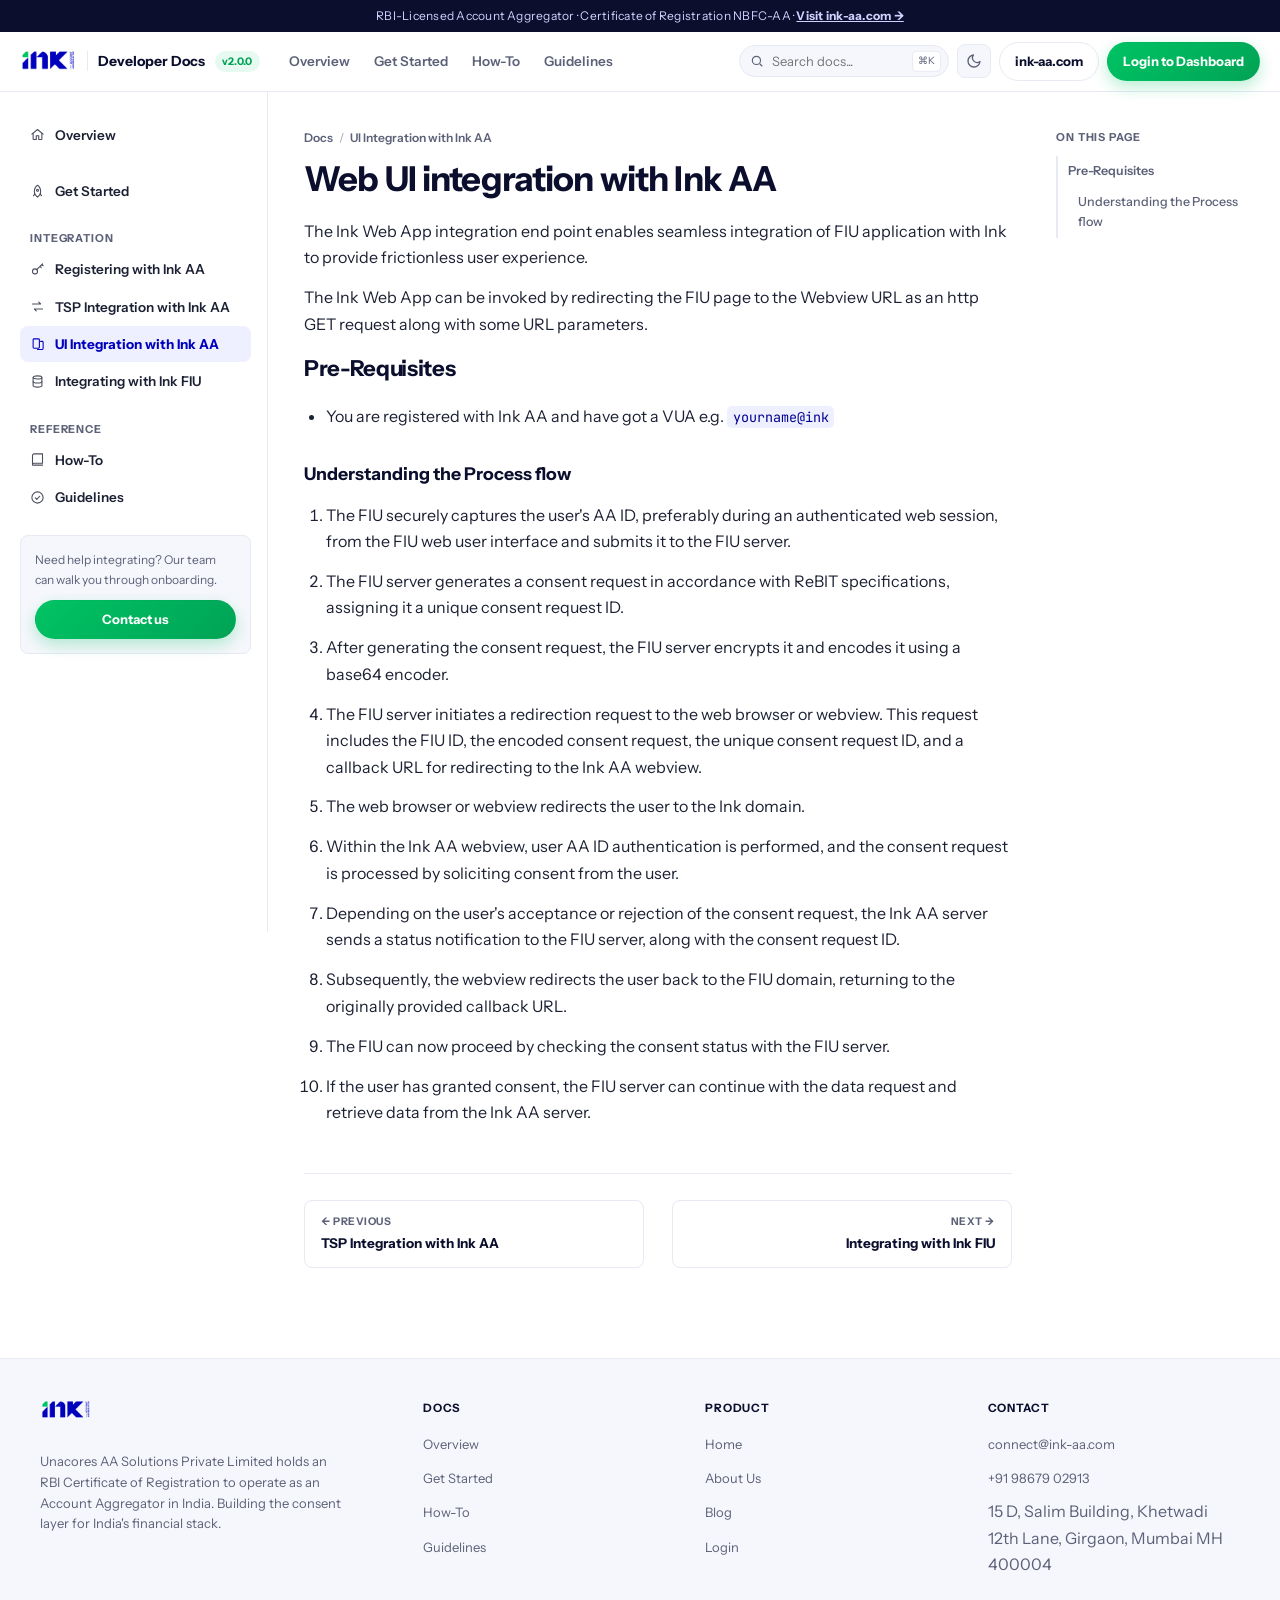
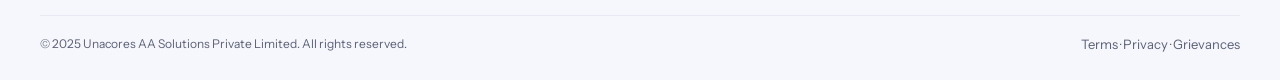
<file: ink_ui_integration.html>
<!DOCTYPE html>
<html lang="en">
<head>
<meta charset="UTF-8">
<meta name="viewport" content="width=device-width, initial-scale=1.0">
<title>UI Integration with Ink AA &middot; Ink AA Developer Docs</title>
<meta name="description" content="Embed the Ink AA consent journey into your product&#x27;s UI.">
<link rel="icon" href="assets/img/ic_splash.png">
<script>
(function(){
  try {
    var t = localStorage.getItem('ink-theme');
    if (!t) t = window.matchMedia('(prefers-color-scheme: dark)').matches ? 'dark' : 'light';
    document.documentElement.setAttribute('data-theme', t);
  } catch(e) {}
})();
</script>
<link rel="preconnect" href="https://fonts.googleapis.com">
<link rel="preconnect" href="https://fonts.gstatic.com" crossorigin>
<link href="https://fonts.googleapis.com/css2?family=Instrument+Sans:wght@500;600;700;800&family=Manrope:wght@600;700;800&family=JetBrains+Mono:wght@400;500&display=swap" rel="stylesheet">
<link rel="stylesheet" href="assets/css/style.css">
</head>
<body>
<div class="ink-topbar">RBI-Licensed Account Aggregator &middot; Certificate of Registration NBFC-AA &middot; <a href="https://www.ink-aa.com" target="_blank" rel="noopener">Visit ink-aa.com &rarr;</a></div>
<header class="ink-header">
  <button class="ink-menu-toggle" aria-label="Toggle navigation">
    <svg viewBox="0 0 24 24" fill="none" stroke="currentColor" stroke-width="2" stroke-linecap="round"><path d="M4 7h16M4 12h16M4 17h16"/></svg>
  </button>
  <a class="ink-header__brand" href="index.html">
    <img src="assets/img/ic_splash.png" alt="Ink by Unacores AA">
    <span class="ink-header__divider"></span>
    <span class="ink-header__label">Developer Docs</span>
    <span class="ink-header__version">v2.0.0</span>
  </a>
  <nav class="ink-header__nav" aria-label="Primary">
    <a class="" href="index.html">Overview</a><a class="" href="get_started.html">Get Started</a><a class="" href="how_to.html">How-To</a><a class="" href="guidelines.html">Guidelines</a>
  </nav>
  <div class="ink-header__actions">
    <div class="ink-search">
      <svg viewBox="0 0 24 24" fill="none" stroke="currentColor" stroke-width="2"><circle cx="11" cy="11" r="7"/><path d="m21 21-4.3-4.3"/></svg>
      <input type="text" placeholder="Search docs..." aria-label="Search documentation">
      <span class="ink-search__kbd">&#8984;K</span>
      <div class="ink-search__results"></div>
    </div>
    <button class="theme-toggle" aria-label="Toggle dark mode" type="button">
      <svg class="moon" viewBox="0 0 24 24" fill="none" stroke="currentColor" stroke-width="2" stroke-linecap="round" stroke-linejoin="round"><path d="M21 12.8A9 9 0 1 1 11.2 3a7 7 0 0 0 9.8 9.8Z"/></svg>
      <svg class="sun" viewBox="0 0 24 24" fill="none" stroke="currentColor" stroke-width="2" stroke-linecap="round" stroke-linejoin="round"><circle cx="12" cy="12" r="4.5"/><path d="M12 2.5v2M12 19.5v2M4.2 4.2l1.4 1.4M18.4 18.4l1.4 1.4M2.5 12h2M19.5 12h2M4.2 19.8l1.4-1.4M18.4 5.6l1.4-1.4"/></svg>
    </button>
    <a class="btn btn-ghost" href="https://www.ink-aa.com" target="_blank" rel="noopener">ink-aa.com</a>
    <a class="btn btn-primary" href="https://web.ink-aa.com" target="_blank" rel="noopener"><span class="full">Login to Dashboard</span><span class="short">Login</span></a>
  </div>
</header>
<div class="ink-overlay"></div>
<div class="ink-shell">
  <aside class="ink-sidebar">
    <nav class="ink-sidebar__nav" aria-label="Docs navigation">
<div class="ink-sidebar__group">
<a class="ink-sidebar__link" href="index.html"><svg viewBox="0 0 24 24" fill="none" stroke="currentColor" stroke-width="1.7" stroke-linecap="round" stroke-linejoin="round"><path d="M3 11.5 12 4l9 7.5"/><path d="M5 10v9a1 1 0 0 0 1 1h4v-6h4v6h4a1 1 0 0 0 1-1v-9"/></svg>Overview</a>
</div>
<div class="ink-sidebar__group">
<a class="ink-sidebar__link" href="get_started.html"><svg viewBox="0 0 24 24" fill="none" stroke="currentColor" stroke-width="1.7" stroke-linecap="round" stroke-linejoin="round"><path d="M12 2c3 2 5 6 5 10 0 2-.5 4-1.5 5.5L12 21l-3.5-3.5C7.5 16 7 14 7 12c0-4 2-8 5-10z"/><circle cx="12" cy="10" r="1.6"/><path d="M8 16l-2.5 2.5M16 16l2.5 2.5"/></svg>Get Started</a>
</div>
<div class="ink-sidebar__group">
<div class="ink-sidebar__title">Integration</div>
<a class="ink-sidebar__link" href="ink_aa_register.html"><svg viewBox="0 0 24 24" fill="none" stroke="currentColor" stroke-width="1.7" stroke-linecap="round" stroke-linejoin="round"><circle cx="8" cy="15" r="4"/><path d="M10.8 12.2 20 3M16 7l2 2M19 4l2 2"/></svg>Registering with Ink AA</a>
<a class="ink-sidebar__link" href="ink_aa_integration.html"><svg viewBox="0 0 24 24" fill="none" stroke="currentColor" stroke-width="1.7" stroke-linecap="round" stroke-linejoin="round"><path d="M4 8h13l-3-3M20 16H7l3 3"/></svg>TSP Integration with Ink AA</a>
<a class="ink-sidebar__link is-active" href="ink_ui_integration.html"><svg viewBox="0 0 24 24" fill="none" stroke="currentColor" stroke-width="1.7" stroke-linecap="round" stroke-linejoin="round"><rect x="5" y="3" width="10" height="15" rx="1.5"/><path d="M17 7h2.5A1.5 1.5 0 0 1 21 8.5v10a1.5 1.5 0 0 1-1.5 1.5H12"/></svg>UI Integration with Ink AA</a>
<a class="ink-sidebar__link" href="ink_fiu_integration.html"><svg viewBox="0 0 24 24" fill="none" stroke="currentColor" stroke-width="1.7" stroke-linecap="round" stroke-linejoin="round"><ellipse cx="12" cy="5.5" rx="7" ry="2.5"/><path d="M5 5.5V12c0 1.4 3.1 2.5 7 2.5s7-1.1 7-2.5V5.5"/><path d="M5 12v6.5c0 1.4 3.1 2.5 7 2.5s7-1.1 7-2.5V12"/></svg>Integrating with Ink FIU</a>
</div>
<div class="ink-sidebar__group">
<div class="ink-sidebar__title">Reference</div>
<a class="ink-sidebar__link" href="how_to.html"><svg viewBox="0 0 24 24" fill="none" stroke="currentColor" stroke-width="1.7" stroke-linecap="round" stroke-linejoin="round"><path d="M4 5.5A2.5 2.5 0 0 1 6.5 3H20v15H6.5A2.5 2.5 0 0 0 4 20.5"/><path d="M4 5.5v15A2.5 2.5 0 0 0 6.5 21H20"/></svg>How-To</a>
<a class="ink-sidebar__link" href="guidelines.html"><svg viewBox="0 0 24 24" fill="none" stroke="currentColor" stroke-width="1.7" stroke-linecap="round" stroke-linejoin="round"><circle cx="12" cy="12" r="9"/><path d="m8.5 12.5 2.5 2.5 4.5-5"/></svg>Guidelines</a>
</div>
</nav>
<div class="ink-sidebar__cta"><p>Need help integrating? Our team can walk you through onboarding.</p><a class="btn btn-primary" href="mailto:connect@ink-aa.com">Contact us</a></div>
  </aside>
  <main class="ink-main">
    <div class="ink-article-wrap">
      <div class="ink-breadcrumb"><a href="index.html">Docs</a><span class="sep">/</span><a href="ink_ui_integration.html">UI Integration with Ink AA</a></div>
      <article class="ink-article">
        <h1 id="web-ui-integration-with-ink-aa">Web UI integration with Ink AA<a class="headerlink" href="#web-ui-integration-with-ink-aa" title="Permanent link">¶</a></h1>
<p>The Ink Web App integration end point enables seamless integration of FIU application with Ink to provide frictionless user experience.</p>
<p>The Ink Web App can be invoked by redirecting the FIU page to the Webview URL as an http GET request along with some URL parameters.</p>
<h2 id="pre-requisites">Pre-Requisites<a class="headerlink" href="#pre-requisites" title="Permanent link">¶</a></h2>
<ul>
<li>You are registered with Ink AA and have got a VUA e.g. <code>yourname@ink</code></li>
</ul>
<h3 id="understanding-the-process-flow">Understanding the Process flow<a class="headerlink" href="#understanding-the-process-flow" title="Permanent link">¶</a></h3>
<ol>
<li>
<p>The FIU securely captures the user's AA ID, preferably during an authenticated web session, from the FIU web user interface and submits it to the FIU server.</p>
</li>
<li>
<p>The FIU server generates a consent request in accordance with ReBIT specifications, assigning it a unique consent request ID.</p>
</li>
<li>
<p>After generating the consent request, the FIU server encrypts it and encodes it using a base64 encoder.</p>
</li>
<li>
<p>The FIU server initiates a redirection request to the web browser or webview. This request includes the FIU ID, the encoded consent request, the unique consent request ID, and a callback URL for redirecting to the Ink AA webview.</p>
</li>
<li>
<p>The web browser or webview redirects the user to the Ink domain.</p>
</li>
<li>
<p>Within the Ink AA webview, user AA ID authentication is performed, and the consent request is processed by soliciting consent from the user.</p>
</li>
<li>
<p>Depending on the user's acceptance or rejection of the consent request, the Ink AA server sends a status notification to the FIU server, along with the consent request ID.</p>
</li>
<li>
<p>Subsequently, the webview redirects the user back to the FIU domain, returning to the originally provided callback URL.</p>
</li>
<li>
<p>The FIU can now proceed by checking the consent status with the FIU server.</p>
</li>
<li>
<p>If the user has granted consent, the FIU server can continue with the data request and retrieve data from the Ink AA server.</p>
</li>
</ol>
      </article>
      <div class="ink-pagenav">
<a class="prev" href="ink_aa_integration.html"><div class="dir">&larr; Previous</div><div class="ttl">TSP Integration with Ink AA</div></a>
<a class="next" href="ink_fiu_integration.html"><div class="dir">Next &rarr;</div><div class="ttl">Integrating with Ink FIU</div></a>
</div>
    </div>
  </main>
  <aside class="ink-toc"></aside>
</div>
<footer class="ink-footer">
  <div class="ink-footer__inner">
    <div class="ink-footer__brand">
      <img src="assets/img/ic_splash.png" alt="Ink by Unacores AA">
      <p>Unacores AA Solutions Private Limited holds an RBI Certificate of Registration to operate as an Account Aggregator in India. Building the consent layer for India's financial stack.</p>
    </div>
    <div>
      <h4>Docs</h4>
      <ul>
        <li><a href="index.html">Overview</a></li>
        <li><a href="get_started.html">Get Started</a></li>
        <li><a href="how_to.html">How-To</a></li>
        <li><a href="guidelines.html">Guidelines</a></li>
      </ul>
    </div>
    <div>
      <h4>Product</h4>
      <ul>
        <li><a href="https://www.ink-aa.com" target="_blank" rel="noopener">Home</a></li>
        <li><a href="https://www.ink-aa.com/about-us.html" target="_blank" rel="noopener">About Us</a></li>
        <li><a href="https://www.ink-aa.com/blogs.html" target="_blank" rel="noopener">Blog</a></li>
        <li><a href="https://web.ink-aa.com" target="_blank" rel="noopener">Login</a></li>
      </ul>
    </div>
    <div>
      <h4>Contact</h4>
      <ul>
        <li><a href="mailto:connect@ink-aa.com">connect@ink-aa.com</a></li>
        <li><a href="tel:+919867902913">+91 98679 02913</a></li>
        <li><span style="color:var(--muted)">15 D, Salim Building, Khetwadi 12th Lane, Girgaon, Mumbai MH 400004</span></li>
      </ul>
    </div>
  </div>
  <div class="ink-footer__bottom">
    <span>&copy; 2025 Unacores AA Solutions Private Limited. All rights reserved.</span>
    <span>
      <a href="https://www.ink-aa.com/terms-conditions.html" target="_blank" rel="noopener">Terms</a> &middot;
      <a href="https://www.ink-aa.com/privacy-policy.html" target="_blank" rel="noopener">Privacy</a> &middot;
      <a href="https://www.ink-aa.com/grievances-details.html" target="_blank" rel="noopener">Grievances</a>
    </span>
  </div>
</footer>
<script src="assets/js/site.js"></script>
</body>
</html>
</file>
<file: assets/css/style.css>
/* =========================================================
   Ink AA Developer Docs — v2
   Brand: deep blue #0001BD + emerald green #00C364
   ========================================================= */

:root {
  --ink-blue: #0001bd;
  --ink-blue-dark: #000191;
  --ink-blue-tint: #eef0ff;
  --ink-green: #00c364;
  --ink-green-dark: #00a355;
  --ink-green-tint: #e6faf1;

  --navy: #0b0e2c;
  --text: #1c2033;
  --muted: #5c6178;
  --border: #e7e9f3;
  --bg: #ffffff;
  --bg-soft: #f6f7fc;
  --bg-raised: #ffffff;
  --code-bg: #0d0f1f;
  --code-bg-header: #14172b;
  --code-text: #e6e8ff;
  --code-border: #262a47;

  --radius-lg: 16px;
  --radius: 12px;
  --radius-sm: 8px;
  --shadow-xs: 0 1px 2px rgba(11, 14, 44, 0.04);
  --shadow-sm: 0 1px 2px rgba(11, 14, 44, 0.04), 0 6px 18px rgba(11, 14, 44, 0.06);
  --shadow-lg: 0 24px 60px rgba(11, 14, 44, 0.14);

  --header-h: 60px;
  --sidebar-w: 268px;
  --toc-w: 232px;

  --font-sans: "Instrument Sans", "Manrope", "Inter", -apple-system, BlinkMacSystemFont, "Segoe UI", sans-serif;
  --font-mono: "JetBrains Mono", ui-monospace, SFMono-Regular, Menlo, monospace;

  color-scheme: light;
}

[data-theme="dark"] {
  --navy: #f3f4fb;
  --text: #d7d9ec;
  --muted: #8d92b3;
  --border: #24273f;
  --bg: #0a0c1c;
  --bg-soft: #12142a;
  --bg-raised: #14162e;
  --ink-blue-tint: rgba(94, 105, 255, 0.14);
  --ink-green-tint: rgba(0, 195, 100, 0.14);
  --code-bg: #06070f;
  --code-bg-header: #0d0f1e;
  --code-border: #232544;
  --shadow-sm: 0 1px 2px rgba(0, 0, 0, 0.3), 0 6px 20px rgba(0, 0, 0, 0.35);
  --shadow-lg: 0 24px 60px rgba(0, 0, 0, 0.5);
  color-scheme: dark;
}

* { box-sizing: border-box; }
html { scroll-behavior: smooth; }

body {
  margin: 0;
  font-family: var(--font-sans);
  color: var(--text);
  background: var(--bg);
  font-size: 16px;
  line-height: 1.65;
  -webkit-font-smoothing: antialiased;
  transition: background-color 0.15s ease, color 0.15s ease;
}

a { color: var(--ink-blue); text-decoration: none; }
[data-theme="dark"] a { color: #7a86ff; }
a:hover { text-decoration: underline; }
img { max-width: 100%; }
::selection { background: var(--ink-green-tint); }

/* ---------------------------------------------------------
   Top strip
   --------------------------------------------------------- */
.ink-topbar {
  background: var(--navy);
  color: #cfd2ff;
  font-size: 12px;
  text-align: center;
  padding: 6px 12px;
  letter-spacing: 0.02em;
}
[data-theme="dark"] .ink-topbar { background: #050611; color: #9fa4d6; }
.ink-topbar a { color: inherit; font-weight: 700; text-decoration: underline; }

/* ---------------------------------------------------------
   Header
   --------------------------------------------------------- */
.ink-header {
  position: sticky;
  top: 0;
  z-index: 40;
  height: var(--header-h);
  display: flex;
  align-items: center;
  gap: 18px;
  padding: 0 20px;
  background: color-mix(in srgb, var(--bg) 88%, transparent);
  backdrop-filter: saturate(180%) blur(12px);
  border-bottom: 1px solid var(--border);
}

.ink-header__brand {
  display: flex;
  align-items: center;
  gap: 10px;
  flex-shrink: 0;
}
.ink-header__brand img { height: 24px; display: block; }
[data-theme="dark"] .ink-header__brand img { filter: brightness(0) invert(1); }
.ink-header__divider { width: 1px; height: 20px; background: var(--border); }
.ink-header__label {
  font-weight: 700;
  font-size: 14px;
  color: var(--navy);
  white-space: nowrap;
}
.ink-header__version {
  font-size: 10.5px;
  font-weight: 800;
  letter-spacing: 0.03em;
  color: var(--ink-green-dark);
  background: var(--ink-green-tint);
  padding: 2px 7px;
  border-radius: 999px;
}

.ink-header__nav { display: flex; align-items: center; gap: 2px; flex: 1; }
.ink-header__nav a {
  color: var(--muted);
  font-weight: 600;
  font-size: 13.5px;
  padding: 7px 11px;
  border-radius: 7px;
  text-decoration: none;
  white-space: nowrap;
}
.ink-header__nav a:hover, .ink-header__nav a.is-active { color: var(--ink-blue); background: var(--ink-blue-tint); }
[data-theme="dark"] .ink-header__nav a:hover,
[data-theme="dark"] .ink-header__nav a.is-active { color: #93a0ff; }

.ink-header__actions { display: flex; align-items: center; gap: 8px; flex-shrink: 0; }

.theme-toggle {
  width: 34px; height: 34px;
  border-radius: 8px;
  border: 1px solid var(--border);
  background: var(--bg-soft);
  display: flex; align-items: center; justify-content: center;
  cursor: pointer;
  color: var(--muted);
  flex-shrink: 0;
}
.theme-toggle:hover { color: var(--ink-blue); border-color: var(--ink-blue); }
.theme-toggle svg { width: 16px; height: 16px; }
.theme-toggle .sun { display: none; }
[data-theme="dark"] .theme-toggle .moon { display: none; }
[data-theme="dark"] .theme-toggle .sun { display: block; }

.ink-search { position: relative; width: 210px; }
.ink-search input {
  width: 100%;
  font-family: inherit;
  font-size: 13px;
  padding: 7px 12px 7px 32px;
  border-radius: 999px;
  border: 1px solid var(--border);
  background: var(--bg-soft);
  color: var(--text);
}
.ink-search input:focus { outline: none; border-color: var(--ink-blue); background: var(--bg); }
.ink-search svg { position: absolute; left: 11px; top: 50%; transform: translateY(-50%); width: 14px; height: 14px; color: var(--muted); pointer-events: none; }
.ink-search__kbd { position: absolute; right: 8px; top: 50%; transform: translateY(-50%); font-size: 10px; color: var(--muted); border: 1px solid var(--border); border-radius: 4px; padding: 1px 5px; background: var(--bg); pointer-events: none; }
.ink-search__results {
  position: absolute; top: calc(100% + 8px); left: 0; width: 340px; max-height: 380px;
  overflow-y: auto; background: var(--bg-raised); border: 1px solid var(--border);
  border-radius: var(--radius-sm); box-shadow: var(--shadow-lg); display: none; padding: 6px;
}
.ink-search__results.is-open { display: block; }
.ink-search__result { display: block; padding: 9px 10px; border-radius: 8px; color: var(--text); text-decoration: none; }
.ink-search__result:hover { background: var(--bg-soft); }
.ink-search__result .title { font-weight: 700; font-size: 13px; display: block; }
.ink-search__result .path { font-size: 11px; color: var(--muted); }
.ink-search__empty { padding: 14px 10px; font-size: 13px; color: var(--muted); }

.btn {
  display: inline-flex; align-items: center; gap: 6px;
  font-family: inherit; font-weight: 700; font-size: 13px;
  padding: 8px 15px; border-radius: 999px; border: 1px solid transparent;
  cursor: pointer; white-space: nowrap; text-decoration: none !important;
}
.btn-primary {
  background: linear-gradient(135deg, var(--ink-green) 0%, var(--ink-green-dark) 100%);
  color: #fff;
  box-shadow: 0 6px 16px rgba(0, 195, 100, 0.28);
}
.btn-primary:hover { filter: brightness(1.06); }
.btn-ghost { background: var(--bg-raised); color: var(--navy); border-color: var(--border); }
.btn-ghost:hover { border-color: var(--ink-blue); color: var(--ink-blue); }
.btn .short { display: none; }
@media (max-width: 480px) { .btn .full { display: none; } .btn .short { display: inline; } }

.ink-menu-toggle {
  display: none; border: 1px solid var(--border); background: var(--bg-raised);
  border-radius: 8px; width: 34px; height: 34px; align-items: center; justify-content: center; cursor: pointer;
}
.ink-menu-toggle svg { width: 17px; height: 17px; color: var(--navy); }

/* ---------------------------------------------------------
   Layout shell
   --------------------------------------------------------- */
.ink-shell {
  display: grid;
  grid-template-columns: var(--sidebar-w) minmax(0, 1fr) var(--toc-w);
  max-width: 1500px;
  margin: 0 auto;
  align-items: start;
}

/* ---------------------------------------------------------
   Sidebar
   --------------------------------------------------------- */
.ink-sidebar {
  position: sticky; top: var(--header-h); height: calc(100vh - var(--header-h));
  overflow-y: auto; padding: 24px 16px 40px 20px; border-right: 1px solid var(--border);
  background: var(--bg);
}
.ink-sidebar__group { margin-bottom: 20px; }
.ink-sidebar__title {
  font-size: 11px; font-weight: 800; letter-spacing: 0.08em; text-transform: uppercase;
  color: var(--muted); padding: 0 10px; margin-bottom: 4px;
}
.ink-sidebar__link {
  display: flex; align-items: center; gap: 10px; padding: 7px 10px; border-radius: 8px;
  font-size: 13.5px; font-weight: 600; color: var(--text); text-decoration: none; margin: 1px 0;
}
.ink-sidebar__link:hover { background: var(--bg-soft); text-decoration: none; }
.ink-sidebar__link.is-active { background: var(--ink-blue-tint); color: var(--ink-blue); font-weight: 700; }
[data-theme="dark"] .ink-sidebar__link.is-active { color: #93a0ff; }
.ink-sidebar__link svg { width: 15px; height: 15px; flex-shrink: 0; opacity: 0.8; }
.ink-sidebar__link.is-active svg { opacity: 1; }

.ink-sidebar__cta {
  margin-top: 8px; padding: 14px; border-radius: var(--radius-sm);
  background: var(--bg-soft); border: 1px solid var(--border);
}
.ink-sidebar__cta p { font-size: 12px; color: var(--muted); margin: 0 0 10px 0; }
.ink-sidebar__cta .btn { width: 100%; justify-content: center; }

/* ---------------------------------------------------------
   Main content
   --------------------------------------------------------- */
.ink-main { min-width: 0; padding: 0 36px; }
.ink-article-wrap { max-width: 740px; margin: 0 auto; padding: 36px 0 90px; }

.ink-breadcrumb { font-size: 12px; color: var(--muted); margin-bottom: 12px; }
.ink-breadcrumb a { color: var(--muted); font-weight: 600; }
.ink-breadcrumb a:hover { color: var(--ink-blue); }
.ink-breadcrumb .sep { margin: 0 6px; opacity: 0.6; }

.ink-eyebrow {
  display: inline-flex; align-items: center; gap: 6px; font-size: 11.5px; font-weight: 800;
  letter-spacing: 0.06em; text-transform: uppercase; color: var(--ink-green-dark);
  background: var(--ink-green-tint); padding: 4px 10px; border-radius: 999px; margin-bottom: 14px;
}

article.ink-article h1 {
  font-size: 2.15rem; font-weight: 800; letter-spacing: -0.025em; color: var(--navy);
  margin: 0 0 0.55em 0; line-height: 1.15;
}
article.ink-article h2 {
  font-size: 1.38rem; font-weight: 800; letter-spacing: -0.015em; color: var(--navy);
  margin: 2.2em 0 0.7em 0; padding-top: 0.6em; border-top: 1px solid var(--border);
  scroll-margin-top: calc(var(--header-h) + 16px);
}
article.ink-article > h2:first-of-type { border-top: none; padding-top: 0; margin-top: 0.4em; }
article.ink-article h3 {
  font-size: 1.1rem; font-weight: 750; color: var(--navy); margin: 1.7em 0 0.5em 0;
  scroll-margin-top: calc(var(--header-h) + 16px);
}
article.ink-article h4 { font-size: 0.98rem; font-weight: 750; color: var(--navy); margin: 1.4em 0 0.4em 0; }
article.ink-article p { margin: 0.85em 0; color: var(--text); }
article.ink-article ul, article.ink-article ol { margin: 0.85em 0; padding-left: 1.4em; }
article.ink-article li { margin: 0.35em 0; }
article.ink-article li > ul, article.ink-article li > ol { margin: 0.35em 0; }
article.ink-article strong { color: var(--navy); font-weight: 750; }
article.ink-article hr { border: none; border-top: 1px solid var(--border); margin: 2em 0; }

article.ink-article a.headerlink {
  opacity: 0; margin-left: 8px; font-weight: 400; color: var(--muted); text-decoration: none; font-size: 0.8em;
}
article.ink-article h1:hover a.headerlink, article.ink-article h2:hover a.headerlink,
article.ink-article h3:hover a.headerlink, article.ink-article h4:hover a.headerlink { opacity: 1; }

article.ink-article code {
  font-family: var(--font-mono); font-size: 0.84em; background: var(--ink-blue-tint);
  color: var(--ink-blue-dark); padding: 0.15em 0.4em; border-radius: 5px; word-break: break-word;
}
[data-theme="dark"] article.ink-article code { color: #a5aeff; }

/* ---------------------------------------------------------
   Code blocks — "window" chrome
   --------------------------------------------------------- */
article.ink-article div.codehilite,
article.ink-article pre {
  position: relative;
  background: var(--code-bg);
  border: 1px solid var(--code-border);
  border-radius: var(--radius);
  margin: 1.2em 0;
  overflow: hidden;
  box-shadow: var(--shadow-sm);
}
article.ink-article pre {
  padding: 16px 18px;
}
article.ink-article pre::before {
  content: "";
  display: block;
}
article.ink-article pre code {
  background: transparent; color: var(--code-text); padding: 0; font-size: 0.82rem; line-height: 1.65;
  display: block; overflow-x: auto;
}
.code-copy {
  position: absolute; top: 10px; right: 10px;
  font-family: var(--font-sans); font-size: 11px; font-weight: 700; color: #b7bbe8;
  background: rgba(255, 255, 255, 0.06); border: 1px solid rgba(255, 255, 255, 0.12);
  border-radius: 6px; padding: 5px 9px; cursor: pointer; display: flex; align-items: center; gap: 5px;
}
.code-copy svg { width: 11px; height: 11px; }
.code-copy:hover { background: rgba(255, 255, 255, 0.12); color: #fff; }
.code-copy.copied { color: #7CFFC4; border-color: rgba(124, 255, 196, 0.35); }

.highlight .c, .highlight .c1, .highlight .cm { color: #7d82ab; font-style: italic; }
.highlight .k, .highlight .kn, .highlight .kd, .highlight .kc { color: #7aa2ff; }
.highlight .s, .highlight .s1, .highlight .s2, .highlight .sb { color: #6be3ae; }
.highlight .n { color: inherit; }
.highlight .na, .highlight .nt { color: #7aa2ff; }
.highlight .nb, .highlight .bp { color: #ffb86c; }
.highlight .mi, .highlight .mf, .highlight .m { color: #ffb86c; }
.highlight .o, .highlight .p { color: #cfd2ff; }
.highlight .err { color: #ff6b81; }

/* tables */
article.ink-article table {
  width: 100%; border-collapse: collapse; margin: 1.2em 0; font-size: 0.9rem;
  border: 1px solid var(--border); border-radius: var(--radius-sm); overflow: hidden;
}
article.ink-article th { background: var(--bg-soft); text-align: left; font-weight: 750; color: var(--navy); padding: 10px 14px; border-bottom: 1px solid var(--border); }
article.ink-article td { padding: 10px 14px; border-bottom: 1px solid var(--border); vertical-align: top; }
article.ink-article tr:last-child td { border-bottom: none; }
article.ink-article tr:hover td { background: var(--bg-soft); }

/* admonitions with icon glyphs */
article.ink-article .admonition {
  position: relative;
  margin: 1.3em 0; padding: 14px 16px 14px 46px; border-radius: var(--radius-sm);
  border: 1px solid var(--border); background: var(--bg-soft);
}
article.ink-article .admonition::before {
  content: "";
  position: absolute; left: 16px; top: 15px; width: 18px; height: 18px;
  background-repeat: no-repeat; background-position: center; background-size: contain;
}
article.ink-article .admonition-title { font-weight: 800; font-size: 0.9rem; margin: 0 0 6px 0; color: var(--navy); }
article.ink-article .admonition p:first-of-type { margin-top: 0; }
article.ink-article .admonition p:last-child { margin-bottom: 0; }
article.ink-article .admonition.note { border-left: 3px solid var(--ink-blue); }
article.ink-article .admonition.note::before { background-image: url("data:image/svg+xml,%3Csvg xmlns='http://www.w3.org/2000/svg' viewBox='0 0 24 24' fill='none' stroke='%230001BD' stroke-width='2'%3E%3Ccircle cx='12' cy='12' r='9'/%3E%3Cpath d='M12 8v5M12 16h.01'/%3E%3C/svg%3E"); }
article.ink-article .admonition.tip { border-left: 3px solid var(--ink-green); }
article.ink-article .admonition.tip::before { background-image: url("data:image/svg+xml,%3Csvg xmlns='http://www.w3.org/2000/svg' viewBox='0 0 24 24' fill='none' stroke='%2300A355' stroke-width='2'%3E%3Cpath d='M9 18h6M10 22h4M12 2a6 6 0 0 0-4 10.5c.7.7 1 1.3 1 2.5h6c0-1.2.3-1.8 1-2.5A6 6 0 0 0 12 2Z'/%3E%3C/svg%3E"); }
article.ink-article .admonition.attention,
article.ink-article .admonition.warning { border-left: 3px solid #f2a900; }
article.ink-article .admonition.attention::before,
article.ink-article .admonition.warning::before { background-image: url("data:image/svg+xml,%3Csvg xmlns='http://www.w3.org/2000/svg' viewBox='0 0 24 24' fill='none' stroke='%23c17d00' stroke-width='2'%3E%3Cpath d='M12 9v4M12 17h.01M10.3 3.9 2.5 17a1.8 1.8 0 0 0 1.6 2.7h15.8a1.8 1.8 0 0 0 1.6-2.7L13.7 3.9a1.8 1.8 0 0 0-3.4 0Z'/%3E%3C/svg%3E"); }
article.ink-article .admonition.danger { border-left: 3px solid #e6394b; }

/* images */
article.ink-article img { border-radius: var(--radius-sm); border: 1px solid var(--border); margin: 0.5em 0; }

.ink-cta-row { display: flex; flex-wrap: wrap; gap: 10px; margin: 1.4em 0; }

/* ---------------------------------------------------------
   Overview: hero with code panel
   --------------------------------------------------------- */
.ink-hero {
  position: relative;
  border-radius: 20px;
  padding: 40px;
  margin-bottom: 14px;
  background:
    radial-gradient(circle at 12% 20%, rgba(0, 195, 100, 0.35), transparent 40%),
    linear-gradient(135deg, var(--ink-blue) 0%, #4d3fe0 100%);
  color: #fff;
  overflow: hidden;
}
.ink-hero__grid {
  display: grid;
  grid-template-columns: 1.1fr 1fr;
  gap: 32px;
  align-items: center;
  position: relative;
  z-index: 1;
}
.ink-hero .ink-eyebrow { background: rgba(255, 255, 255, 0.14); color: #fff; }
.ink-hero h1 { color: #fff; margin-bottom: 0.4em; font-size: 2.1rem; }
.ink-hero p.lead { color: rgba(255, 255, 255, 0.88); font-size: 1.02rem; max-width: 50ch; margin: 0 0 1.4em 0; }
.ink-hero .btn-ghost { background: rgba(255, 255, 255, 0.08); color: #fff; border-color: rgba(255, 255, 255, 0.32); }
.ink-hero .btn-ghost:hover { border-color: #fff; background: rgba(255, 255, 255, 0.16); }

.ink-hero__code {
  background: rgba(6, 8, 20, 0.55);
  border: 1px solid rgba(255, 255, 255, 0.14);
  border-radius: var(--radius);
  overflow: hidden;
  backdrop-filter: blur(6px);
  box-shadow: 0 20px 50px rgba(0, 0, 0, 0.35);
}
.ink-hero__code-bar {
  display: flex; align-items: center; gap: 6px; padding: 10px 14px;
  border-bottom: 1px solid rgba(255, 255, 255, 0.1);
}
.ink-hero__code-bar span { width: 9px; height: 9px; border-radius: 50%; background: rgba(255, 255, 255, 0.25); }
.ink-hero__code-bar .label { margin-left: 8px; font-size: 11px; color: rgba(255, 255, 255, 0.55); font-family: var(--font-mono); }
.ink-hero__code pre { margin: 0; border: none; border-radius: 0; background: transparent; box-shadow: none; padding: 16px 18px; }
.ink-hero__code code { font-size: 0.78rem; color: #dfe1ff; }

/* stat strip */
.ink-stats { display: grid; grid-template-columns: repeat(auto-fit, minmax(140px, 1fr)); gap: 10px; margin: 1.6em 0 2em; }
.ink-stat { border: 1px solid var(--border); border-radius: var(--radius-sm); padding: 14px 16px; background: var(--bg-soft); }
.ink-stat .num { font-size: 1.35rem; font-weight: 800; color: var(--ink-blue); display: block; }
[data-theme="dark"] .ink-stat .num { color: #93a0ff; }
.ink-stat .label { font-size: 11.5px; color: var(--muted); font-weight: 600; }

/* nav cards */
.ink-cards { display: grid; grid-template-columns: repeat(auto-fit, minmax(210px, 1fr)); gap: 12px; margin: 1.4em 0 2em 0; }
.ink-card {
  border: 1px solid var(--border); border-radius: var(--radius-lg); padding: 18px 18px 16px;
  text-decoration: none; color: inherit; transition: transform 0.15s ease, box-shadow 0.15s ease, border-color 0.15s ease;
  display: block; background: var(--bg-raised);
}
.ink-card:hover { transform: translateY(-3px); border-color: var(--ink-blue); box-shadow: var(--shadow-lg); text-decoration: none; }
.ink-card__icon {
  width: 36px; height: 36px; border-radius: 10px; display: flex; align-items: center; justify-content: center;
  background: var(--ink-blue-tint); color: var(--ink-blue); margin-bottom: 12px;
}
[data-theme="dark"] .ink-card__icon { color: #93a0ff; }
.ink-card__icon svg { width: 19px; height: 19px; }
.ink-card h3 { margin: 0 0 6px 0; font-size: 0.98rem; font-weight: 750; color: var(--navy); }
.ink-card p { margin: 0 0 10px 0; font-size: 13px; color: var(--muted); }
.ink-card__arrow { font-size: 12px; font-weight: 700; color: var(--ink-blue); }
[data-theme="dark"] .ink-card__arrow { color: #93a0ff; }

/* ---------------------------------------------------------
   Right TOC
   --------------------------------------------------------- */
.ink-toc { position: sticky; top: var(--header-h); height: calc(100vh - var(--header-h)); overflow-y: auto; padding: 36px 20px 40px 8px; font-size: 12.5px; }
.ink-toc__title { font-size: 11px; font-weight: 800; letter-spacing: 0.08em; text-transform: uppercase; color: var(--muted); margin-bottom: 10px; }
.ink-toc ul { list-style: none; margin: 0; padding: 0; }
.ink-toc a { display: block; padding: 5px 0 5px 10px; border-left: 2px solid var(--border); color: var(--muted); font-weight: 600; text-decoration: none; }
.ink-toc a:hover { color: var(--ink-blue); }
.ink-toc li.h3 a { padding-left: 20px; font-weight: 500; }
.ink-toc a.is-active { color: var(--ink-blue); border-left-color: var(--ink-blue); }
[data-theme="dark"] .ink-toc a.is-active { color: #93a0ff; border-left-color: #93a0ff; }

/* prev/next */
.ink-pagenav { display: flex; justify-content: space-between; gap: 14px; margin-top: 3em; padding-top: 1.6em; border-top: 1px solid var(--border); }
.ink-pagenav a { flex: 1; max-width: 48%; border: 1px solid var(--border); border-radius: var(--radius-sm); padding: 12px 16px; text-decoration: none; transition: border-color 0.15s ease; background: var(--bg-raised); }
.ink-pagenav a:hover { border-color: var(--ink-blue); text-decoration: none; }
.ink-pagenav .dir { font-size: 10.5px; color: var(--muted); font-weight: 700; text-transform: uppercase; letter-spacing: 0.05em; }
.ink-pagenav .ttl { font-size: 13.5px; font-weight: 750; color: var(--navy); margin-top: 2px; }
.ink-pagenav .next { text-align: right; margin-left: auto; }

/* ---------------------------------------------------------
   Footer
   --------------------------------------------------------- */
.ink-footer { border-top: 1px solid var(--border); background: var(--bg-soft); padding: 40px 20px 24px; }
.ink-footer__inner { max-width: 1200px; margin: 0 auto; display: grid; grid-template-columns: 1.4fr 1fr 1fr 1fr; gap: 30px; }
.ink-footer__brand img { height: 22px; margin-bottom: 10px; }
[data-theme="dark"] .ink-footer__brand img { filter: brightness(0) invert(1); }
.ink-footer__brand p { font-size: 13px; color: var(--muted); max-width: 34ch; line-height: 1.6; }
.ink-footer h4 { font-size: 11.5px; text-transform: uppercase; letter-spacing: 0.06em; color: var(--navy); margin: 0 0 12px 0; }
.ink-footer ul { list-style: none; margin: 0; padding: 0; }
.ink-footer li { margin: 8px 0; }
.ink-footer a { color: var(--muted); font-size: 13px; }
.ink-footer a:hover { color: var(--ink-blue); }
.ink-footer__bottom { max-width: 1200px; margin: 30px auto 0; padding-top: 18px; border-top: 1px solid var(--border); font-size: 12px; color: var(--muted); display: flex; justify-content: space-between; flex-wrap: wrap; gap: 10px; }

/* ---------------------------------------------------------
   Responsive
   --------------------------------------------------------- */
@media (max-width: 1180px) {
  .ink-shell { grid-template-columns: var(--sidebar-w) minmax(0, 1fr); }
  .ink-toc { display: none; }
  .ink-hero__grid { grid-template-columns: 1fr; }
}

@media (max-width: 900px) {
  .ink-header__nav { display: none; }
  .ink-search { display: none; }
  .ink-menu-toggle { display: flex; }
  .ink-header__actions .btn-ghost { display: none; }
  .ink-header { gap: 10px; padding: 0 14px; }
  .ink-header__actions { gap: 8px; }
  .ink-header__actions .btn-primary { padding: 8px 12px; font-size: 12.5px; }
  .ink-shell { grid-template-columns: 1fr; }
  .ink-sidebar {
    position: fixed; left: 0; top: var(--header-h); bottom: 0; width: 82vw; max-width: 320px;
    background: var(--bg); z-index: 50; transform: translateX(-100%); transition: transform 0.2s ease; box-shadow: var(--shadow-lg);
  }
  .ink-sidebar.is-open { transform: translateX(0); }
  .ink-overlay { display: none; position: fixed; inset: var(--header-h) 0 0 0; background: rgba(11, 14, 44, 0.4); z-index: 45; }
  .ink-overlay.is-open { display: block; }
  .ink-main { padding: 0 20px; }
  .ink-footer__inner { grid-template-columns: 1fr 1fr; }
}

@media (max-width: 520px) {
  .ink-header__label { display: none; }
  .ink-header__version { display: none; }
  .ink-footer__inner { grid-template-columns: 1fr; }
  article.ink-article h1 { font-size: 1.65rem; }
  .ink-hero { padding: 26px 22px; }
}
</file>
